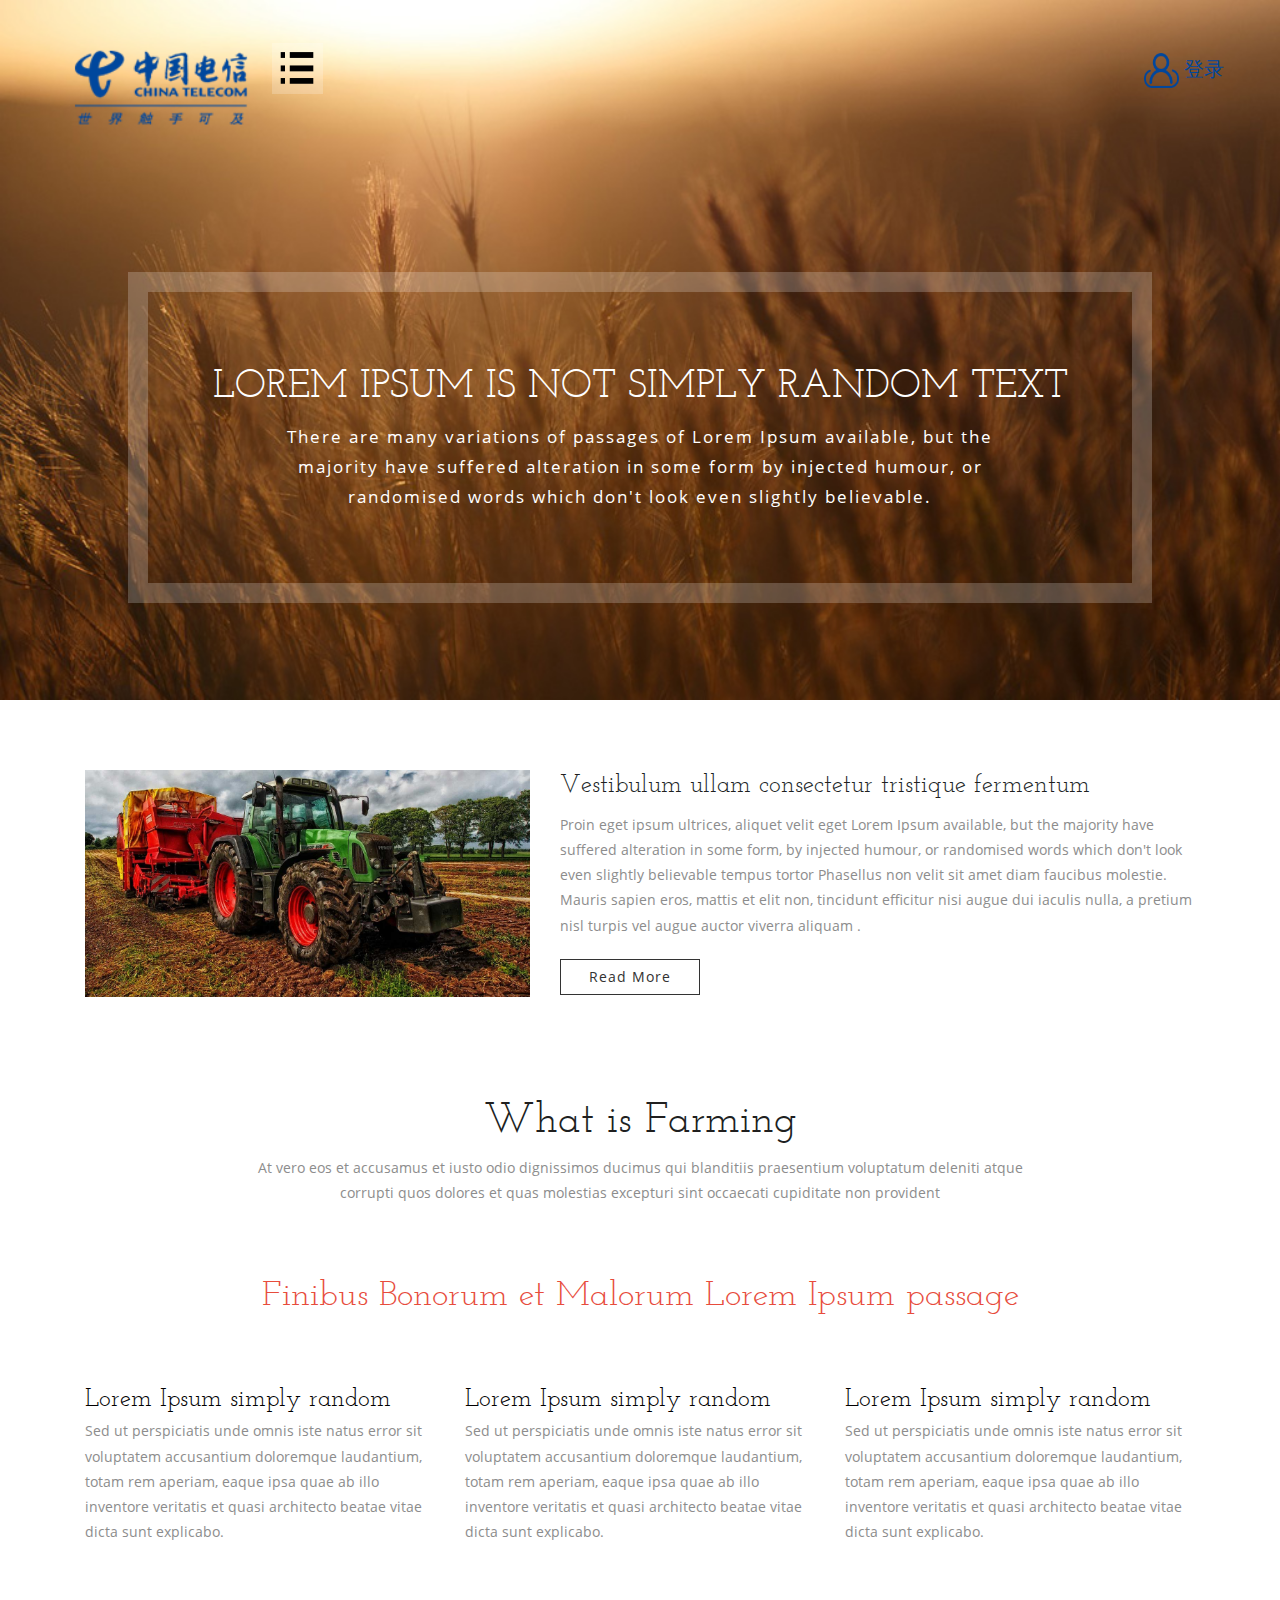
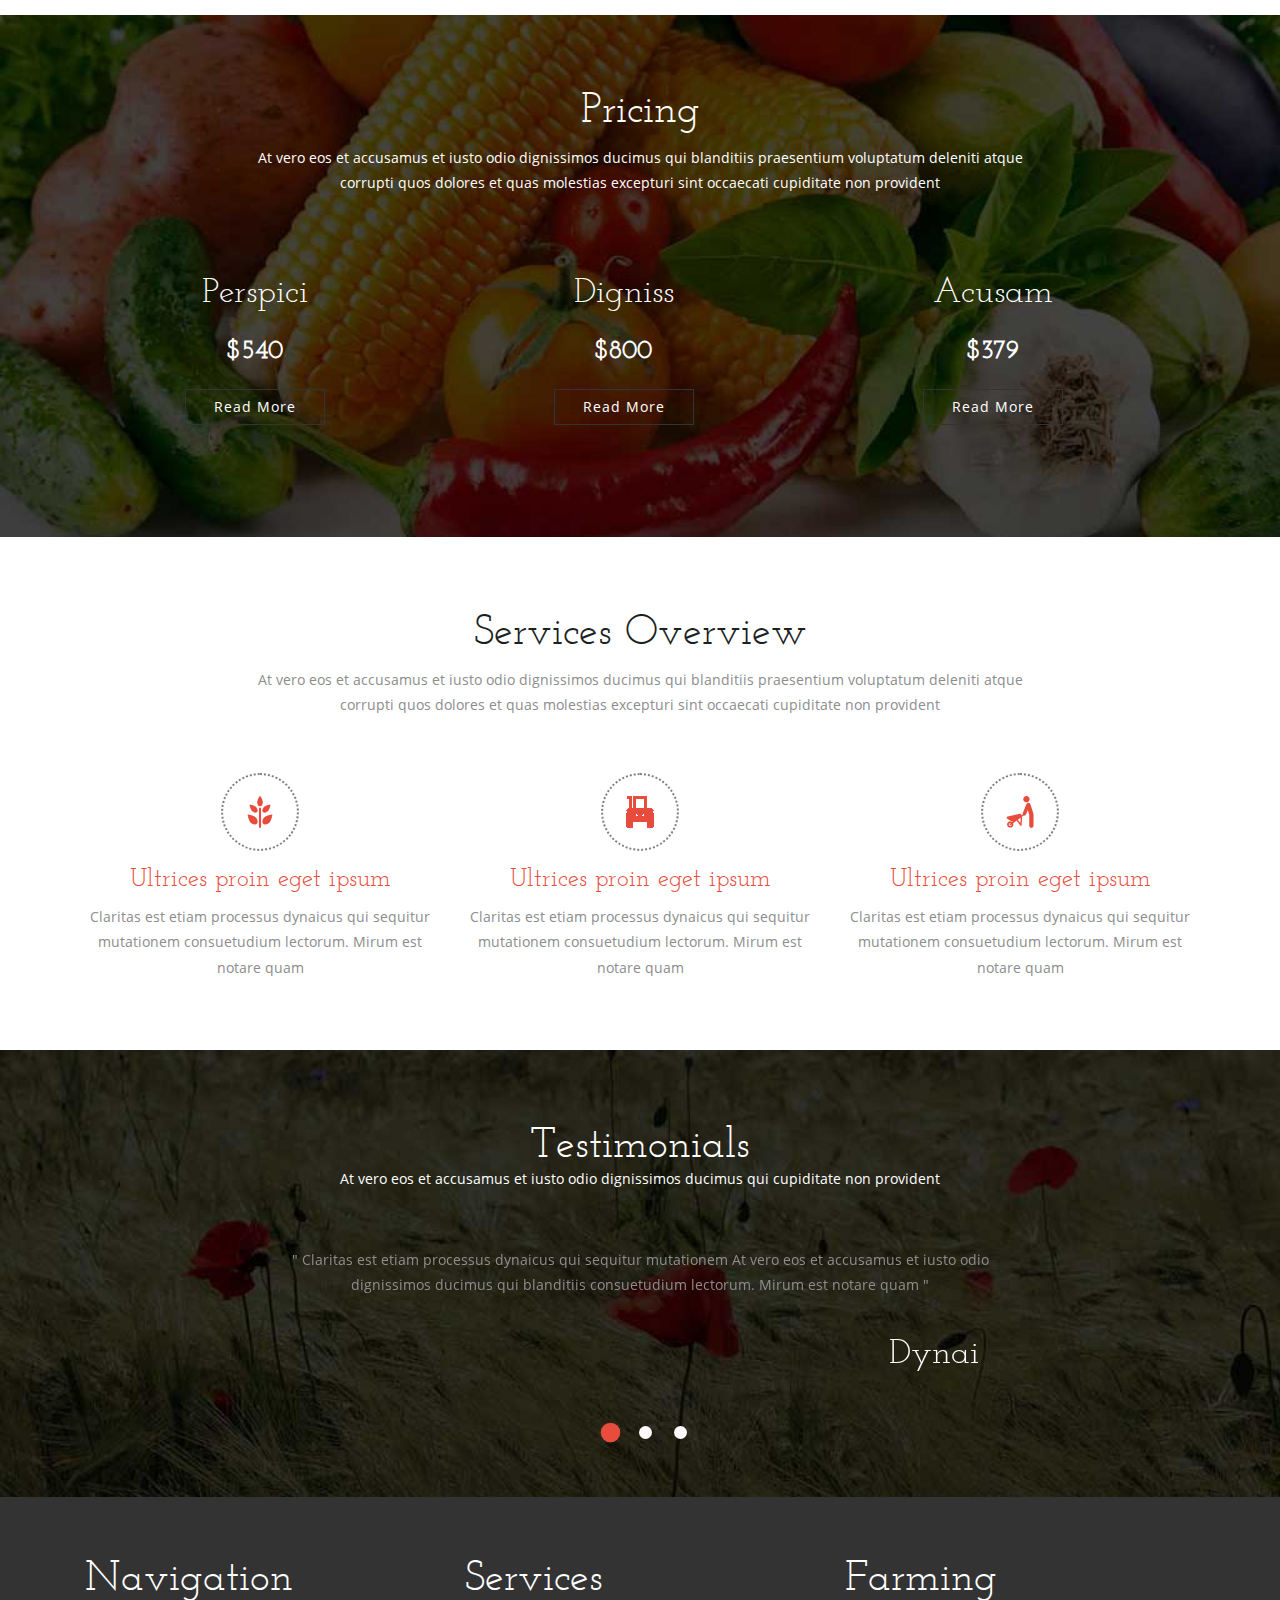
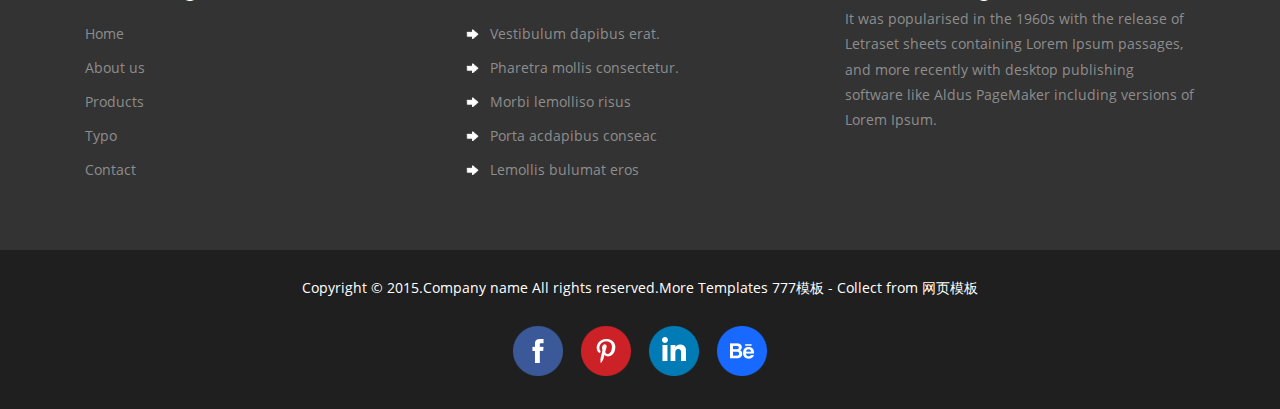
<file: index.html>
<!DOCTYPE html>
<html>
<head>
<title>OSS创新工作室</title>
<link href="css/bootstrap.css" type="text/css" rel="stylesheet" media="all">
<link href="css/style.css" type="text/css" rel="stylesheet" media="all">
<link href="css/component.css" rel="stylesheet" type="text/css"  />
<!-- Custom Theme files -->
<meta name="viewport" content="width=device-width, initial-scale=1">
<meta http-equiv="Content-Type" content="text/html; charset=utf-8" />
<meta name="keywords" content="Farming Responsive web template, Bootstrap Web Templates, Flat Web Templates, Andriod Compatible web template, 
	Smartphone Compatible web template, free webdesigns for Nokia, Samsung, LG, SonyErricsson, Motorola web design" />
<script type="application/x-javascript"> addEventListener("load", function() { setTimeout(hideURLbar, 0); }, false); function hideURLbar(){ window.scrollTo(0,1); } </script>
<!-- //Custom Theme files -->
<!-- js -->
<script src="js/jquery-1.11.1.min.js"></script> 
<script src="js/modernizr.custom.js"></script>
<!-- //js -->
</head>
<body class="cbp-spmenu-push">
	<!--banner-->
	<div class="banner">
		<!--header-->		
		<div class="header">
			<div class="container">	
				<div class="logo">
					<a href="index.html"> <img src="images/logo.png" alt=""/></a>
				</div>
				<a href="login.html">
					<button class="login-btn">
						<img src="images/login.png" alt=""/>
						登录
					</button>
				</a>
				<div class="top-nav">
					<nav class="cbp-spmenu cbp-spmenu-vertical cbp-spmenu-left" id="cbp-spmenu-s2">
						<h3>导航</h3>
						<a href="index.html" class="active">首页</a>
						<a href="about.html">关于我们</a>
						<a href="products.html">产品介绍</a>
						<a href="typo.html">案例分析</a>
						<a href="contact.html">联系我们</a>
					</nav>
					<div class="main buttonset">	
							<!-- Class "cbp-spmenu-open" gets applied to menu and "cbp-spmenu-push-toleft" or "cbp-spmenu-push-toright" to the body -->
							<button id="showRightPush"><img src="images/menu-icon.png" alt=""/></button>
							<!--<span class="menu"></span>-->
					</div>
					<!-- Classie - class helper functions by @desandro https://github.com/desandro/classie -->
					<script src="js/classie.js"></script>
					<script>
						var menuRight = document.getElementById( 'cbp-spmenu-s2' ),
						showRightPush = document.getElementById( 'showRightPush' ),
						body = document.body;

						showRightPush.onclick = function() {
							classie.toggle( this, 'active' );
							classie.toggle( body, 'cbp-spmenu-push-toright' );
							classie.toggle( menuRight, 'cbp-spmenu-open' );
							disableOther( 'showRightPush' );
						};

						function disableOther( button ) {
							if( button !== 'showRightPush' ) {
								classie.toggle( showRightPush, 'disabled' );
							}
						}
					</script>
					<!-- /script-for-menu -->
				</div>	
			</div>
		</div>
		<!--//header-->
		<div class="banner-text">	
			<h1>LOREM IPSUM IS NOT SIMPLY RANDOM TEXT</h1>
			<p>There are many variations of passages of Lorem Ipsum available, but the majority have suffered alteration in some form by injected humour, or randomised words which don't look even slightly believable.</p>
		</div>
	</div>
    <div class="copyrights">Collect from <a href="http://www.777moban.com/" >企业网站模板</a></div>
	<!--//banner-->
	<div class="hm-about">
		<div class="container">	
			<div class="col-md-5 hm-about-left">
				<img src="images/img1.jpg" alt="">
			</div>
			<div class="col-md-7 hm-about-left">
				<h5>Vestibulum ullam consectetur tristique fermentum</h5>
				<p>Proin eget ipsum ultrices, aliquet velit eget  Lorem Ipsum available, but the majority have suffered alteration in some form, by injected humour, or randomised words which don't look even slightly believable							
				tempus tortor Phasellus non velit sit amet diam faucibus molestie. Mauris sapien eros, mattis et elit non, tincidunt efficitur nisi augue dui iaculis nulla, a pretium nisl turpis vel augue auctor viverra aliquam .</p>
				<a class="btn btn-1 btn-1d" href="#"> Read More </a>
			</div>				
			<div class="clearfix"> </div>
		</div>
	</div>
	<!--banner-bottom-->
	<div class="banner-bottom">
		<div class="container">	
			<h3 class="title">What is Farming</h3>
			<p class="title">At vero eos et accusamus et iusto odio dignissimos ducimus qui blanditiis praesentium voluptatum deleniti atque corrupti quos dolores et quas molestias excepturi sint occaecati cupiditate non provident</p>
			<h4>Finibus Bonorum et Malorum Lorem Ipsum passage</h4>
			<div class="bottom-grids">
				<div class="col-md-4 bttm-grids-info">
					<h5> Lorem Ipsum simply random</h5>
					<p>Sed ut perspiciatis unde omnis iste natus error sit voluptatem accusantium doloremque laudantium, totam rem aperiam, eaque ipsa quae ab illo inventore veritatis et quasi architecto beatae vitae dicta sunt explicabo.</p>
				</div>
				<div class="col-md-4 bttm-grids-info">
					<h5> Lorem Ipsum simply random</h5>
					<p>Sed ut perspiciatis unde omnis iste natus error sit voluptatem accusantium doloremque laudantium, totam rem aperiam, eaque ipsa quae ab illo inventore veritatis et quasi architecto beatae vitae dicta sunt explicabo.</p>
				</div>
				<div class="col-md-4 bttm-grids-info">
					<h5> Lorem Ipsum simply random</h5>
					<p>Sed ut perspiciatis unde omnis iste natus error sit voluptatem accusantium doloremque laudantium, totam rem aperiam, eaque ipsa quae ab illo inventore veritatis et quasi architecto beatae vitae dicta sunt explicabo.</p>
				</div>
				<div class="clearfix"> </div>
			</div>
		</div>
	</div>
	<!--//banner-bottom-->
	<!--slid-->
	<div class="slid">
		<div class="container">	
			<h3 class="title">Pricing</h3>
			<p class="title">At vero eos et accusamus et iusto odio dignissimos ducimus qui blanditiis praesentium voluptatum deleniti atque corrupti quos dolores et quas molestias excepturi sint occaecati cupiditate non provident</p>			
			<div class="slid-row">
				<div class="col-md-4 slid-grids">
					<h4>Perspici</h4>
					<h5>$540</h5>
					<a class="btn btn-1 btn-1d" href="#"> Read More </a>
				</div>
				<div class="col-md-4 slid-grids">
					<h4>Digniss</h4>
					<h5>$800</h5>
					<a class="btn btn-1 btn-1d" href="#"> Read More </a>
				</div>
				<div class="col-md-4 slid-grids">
					<h4>Acusam</h4>
					<h5>$379</h5>
					<a class="btn btn-1 btn-1d" href="#"> Read More </a>
				</div>
				<div class="clearfix"> </div>
			</div>
		</div>
	</div>
	<!--//slid-->
	<!--services-->
	<div class="services" id="services">
		<div class="container">
			<h3 class="title">Services Overview</h3>
			<p class="title">At vero eos et accusamus et iusto odio dignissimos ducimus qui blanditiis praesentium voluptatum deleniti atque corrupti quos dolores et quas molestias excepturi sint occaecati cupiditate non provident</p>			
			<div class="service-grids">
				<div class="col-md-4 srvc-grids-info">
					<div class="srvc-img">
						<img src="images/icon2.png" alt="">
					</div>
					<h5>Ultrices proin eget ipsum</h5>
					<p>Claritas est etiam processus dynaicus qui sequitur mutationem consuetudium lectorum. Mirum est notare quam </p>
				</div>
				<div class="col-md-4 srvc-grids-info">
					<div class="srvc-img">
						<img src="images/icon3.png" alt="">
					</div>
					<h5>Ultrices proin eget ipsum</h5>
					<p>Claritas est etiam processus dynaicus qui sequitur mutationem consuetudium lectorum. Mirum est notare quam </p>
				</div>
				<div class="col-md-4 srvc-grids-info">
					<div class="srvc-img">
						<img src="images/icon4.png" alt="">
					</div>
					<h5>Ultrices proin eget ipsum</h5>
					<p>Claritas est etiam processus dynaicus qui sequitur mutationem consuetudium lectorum. Mirum est notare quam </p>
				</div>
				<div class="clearfix"> </div>				
			</div>
		</div>
	</div>
	<!--//services-->
	<!--slid-->
	<div class="testi">
		<div class="container">
			<h3 class="title">Testimonials</h3>
			<p class="title">At vero eos et accusamus et iusto odio dignissimos ducimus qui cupiditate non provident</p>			
			<!-- banner-text Slider starts Here -->
			<script src="js/responsiveslides.min.js"></script>
			<script>
				// You can also use "$(window).load(function() {"
					$(function () {
					// Slideshow 3
						$("#slider3").responsiveSlides({
						auto: true,
						pager:true,
						nav:false,
						speed: 500,
						namespace: "callbacks",
						before: function () {
						$('.events').append("<li>before event fired.</li>");
						},
						after: function () {
							$('.events').append("<li>after event fired.</li>");
						}
					});	
				});
			</script>
			<!--//End-slider-script -->
			<div  id="top" class="callbacks_container">
				<ul class="rslides" id="slider3">
					<li>					
						<p>" Claritas est etiam processus dynaicus qui sequitur mutationem At vero eos et accusamus et iusto odio dignissimos ducimus qui blanditiis consuetudium lectorum. Mirum est notare quam "</p>
						<h4>Dynai </h4>
					</li>
					<li>					
						<p>" At vero eos et accusamus et iusto odio dignissimos ducimus qui blanditiislaritas est etiam processus dynaicus qui sequitur mutationem consuetudium lectorum. Mirum est notare quam "</p>
						<h4>Sequit </h4>
					</li>
					<li>					
						<p>" Vlaritas est etiam processus dynaicus qui At vero eos et accusamus et iusto odio dignissimos ducimus qui blanditiis sequitur mutationem consuetudium lectorum. Mirum est notare quam "</p>
						<h4>Etiamy </h4>
					</li>
				</ul>
			</div>
		</div>
	</div>
	<!--//slid-->
	<!--footer-->
	<div class="footer">
		<div class="container">
			<div class="footer-row">
				<div class="col-md-4 footer-grids">
					<h3>Navigation</h3>					
					<ul>
						<li><a href="index.html">Home</a></li>
						<li><a href="about.html">About us</a></li>
						<li><a href="products.html">Products</a></li>
						<li><a href="typo.html">Typo</a></li>
						<li><a href="contact.html">Contact</a></li>
					</ul>
				</div>
				<div class="col-md-4 footer-grids">
					<h3>Services</h3>
					<ul>
						<li><a href="#">Vestibulum dapibus erat.</a></li>
						<li><a href="#">Pharetra mollis consectetur.</a></li>
						<li><a href="#">Morbi lemolliso risus</a></li>
						<li><a href="#">Porta acdapibus conseac</a></li>
						<li><a href="#">Lemollis bulumat eros</a></li>
					</ul>
				</div>
				<div class="col-md-4 footer-grids">
					<h2><a href="index.html">Farming</a></h2>
					<p>It was popularised in the 1960s with the release of Letraset sheets containing Lorem Ipsum passages, and more recently with desktop publishing software like Aldus PageMaker including versions of Lorem Ipsum. <p>
				</div>
				<div class="clearfix"> </div>
			</div>
		</div>
	</div>
	<div class="footer-bottom">
		<div class="container">
			<div class="footer-left">
				<p>Copyright &copy; 2015.Company name All rights reserved.More Templates <a href="http://www.777moban.com/" target="_blank" title="777模板">777模板</a> - Collect from <a href="http://www.777moban.com/" title="网页模板" target="_blank">网页模板</a></p>		
			</div>
			<div class="footer-right">
				<ul class="icons">
					<li><a href="#" data-toggle="tooltip" data-placement="top" title="Facebook"> </a></li>
					<li><a class="twt" href="#" data-toggle="tooltip" data-placement="top" title="Pinterest"> </a></li>
					<li><a class="drbl" href="#" data-toggle="tooltip" data-placement="top" title="Linkedin"> </a></li>
					<li><a class="be" href="#" data-toggle="tooltip" data-placement="top" title="Behance"> </a></li>
				</ul>
			</div>
			<script>$(function () {
			  $('[data-toggle="tooltip"]').tooltip()
			})</script>
		</div>
	</div>
	<!--//footer-->
	<!-- Bootstrap core JavaScript
    ================================================== -->
    <!-- Placed at the end of the document so the pages load faster -->
    <script src="js/bootstrap.js"> </script>
</body>
</html>
</file>
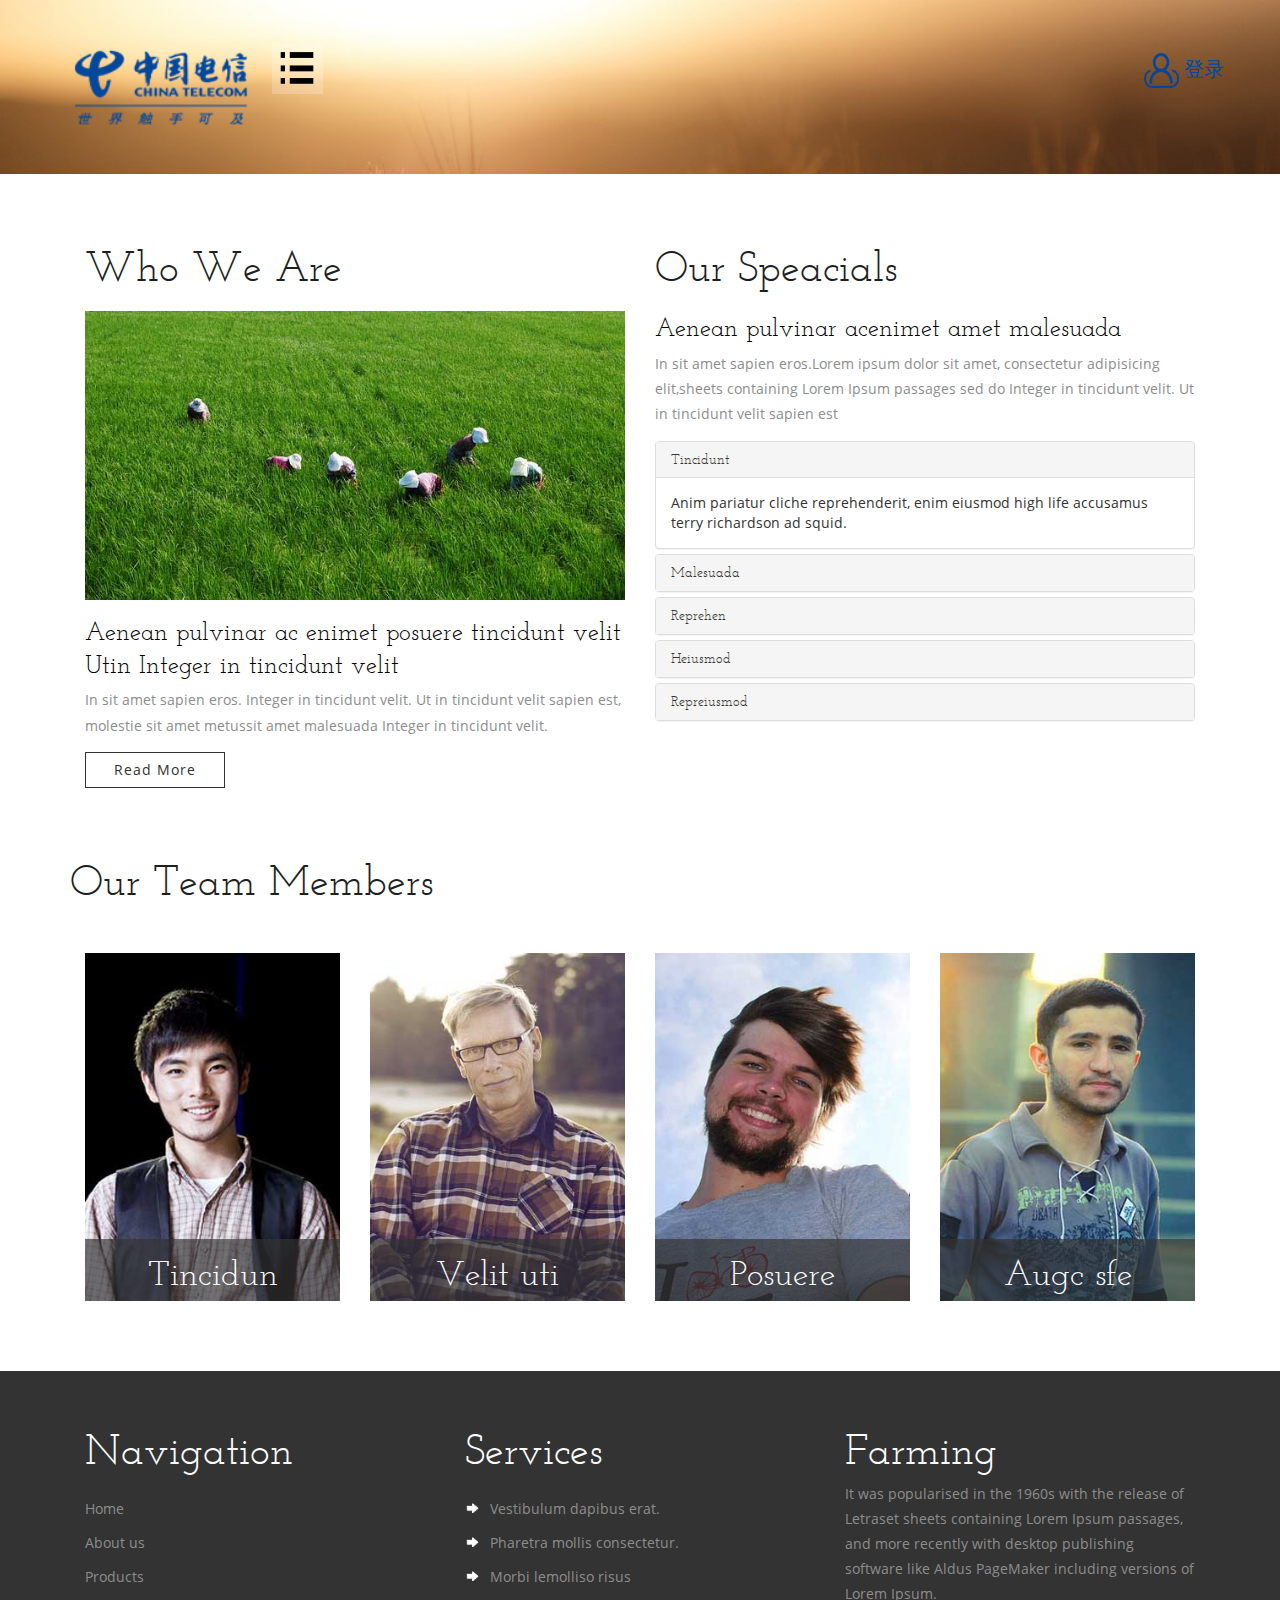
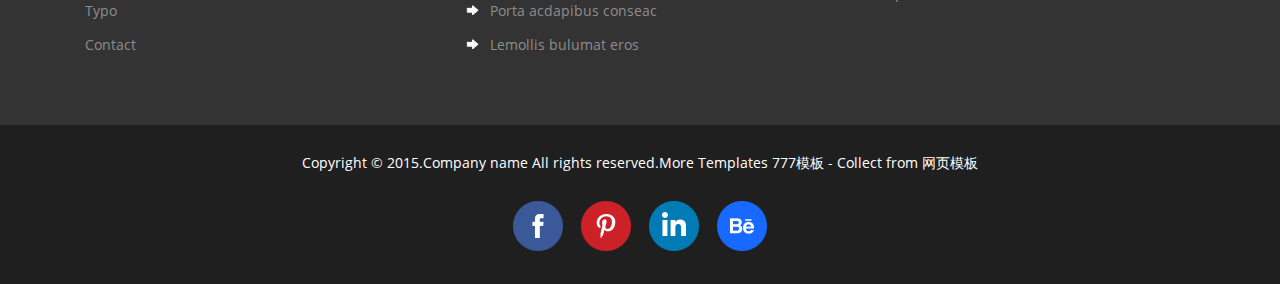
<file: about.html>
<!DOCTYPE html>
<html>
<head>
<title>关于我们</title>
<link href="css/bootstrap.css" type="text/css" rel="stylesheet" media="all">
<link href="css/style.css" type="text/css" rel="stylesheet" media="all">
<link href="css/component.css" rel="stylesheet" type="text/css"  />
<!-- Custom Theme files -->
<meta name="viewport" content="width=device-width, initial-scale=1">
<meta http-equiv="Content-Type" content="text/html; charset=utf-8" />
<meta name="keywords" content="Farming Responsive web template, Bootstrap Web Templates, Flat Web Templates, Andriod Compatible web template, 
	Smartphone Compatible web template, free webdesigns for Nokia, Samsung, LG, SonyErricsson, Motorola web design" />
<script type="application/x-javascript"> addEventListener("load", function() { setTimeout(hideURLbar, 0); }, false); function hideURLbar(){ window.scrollTo(0,1); } </script>
<!-- //Custom Theme files -->
<!-- js -->
<script src="js/jquery-1.11.1.min.js"></script> 
<script src="js/modernizr.custom.js"></script>
<!-- //js -->
</head>
<body class="cbp-spmenu-push">
	<!--banner-->
	<div class="banner abt-bnr">
		<!--header-->		
		<div class="header">
			<div class="container">	
				<div class="logo">
					<a href="index.html"> <img src="images/logo.png" alt=""/></a>
				</div>
				<a href="login.html">
					<button class="login-btn">
						<img src="images/login.png" alt=""/>
						登录
					</button>
				</a>
				<!-- menu -->
				<div class="top-nav">
					<nav class="cbp-spmenu cbp-spmenu-vertical cbp-spmenu-left" id="cbp-spmenu-s2">
						<h3>导航</h3>
						<a href="index.html">首页</a>
						<a href="about.html" class="active">关于我们</a>
						<a href="products.html">产品介绍</a>
						<a href="typo.html">案例分析</a>
						<a href="contact.html">联系我们</a>
					</nav>
					<div class="main buttonset">	
							<!-- Class "cbp-spmenu-open" gets applied to menu and "cbp-spmenu-push-toleft" or "cbp-spmenu-push-toright" to the body -->
							<button id="showRightPush"><img src="images/menu-icon.png" alt=""/></button>
							<!--<span class="menu"></span>-->
					</div>
					<!-- Classie - class helper functions by @desandro https://github.com/desandro/classie -->
					<script src="js/classie.js"></script>
					<script>
						var menuRight = document.getElementById( 'cbp-spmenu-s2' ),
						showRightPush = document.getElementById( 'showRightPush' ),
						body = document.body;

						showRightPush.onclick = function() {
							classie.toggle( this, 'active' );
							classie.toggle( body, 'cbp-spmenu-push-toright' );
							classie.toggle( menuRight, 'cbp-spmenu-open' );
							disableOther( 'showRightPush' );
						};

						function disableOther( button ) {
							if( button !== 'showRightPush' ) {
								classie.toggle( showRightPush, 'disabled' );
							}
						}
					</script>
					<!-- /script-for-menu -->
				</div>	
				<!-- //menu -->
			</div>
		</div>
		<!--//header-->
	</div>
	<!--//banner-->
	<!--about-->
	<div class="about">
		<div class="container">			
			<div class="about-info">
				<div class="col-md-6 about-grids">	
					<h3>Who We Are </h3>
					<img src="images/img2.jpg" alt=""/>
					<h5>Aenean pulvinar ac enimet posuere tincidunt velit Utin Integer in tincidunt velit</h5>
					<p>In sit amet sapien eros. Integer in tincidunt velit. Ut in tincidunt velit sapien est, 
						molestie sit amet metussit amet malesuada Integer in tincidunt velit.</p>
					<a href="single.html" class="btn btn-1 btn-1d"> Read More </a>
				</div>				
				<div class="col-md-6 about-grids">
					<h3>Our Speacials</h3>
					<h5>Aenean pulvinar acenimet amet malesuada</h5>
					<p>In sit amet sapien eros.Lorem ipsum dolor sit amet, consectetur adipisicing elit,sheets containing Lorem Ipsum passages sed do  Integer in tincidunt velit. Ut in tincidunt velit sapien est </p>
					<div class="panel-group" id="accordion" role="tablist" aria-multiselectable="true">
						<div class="panel panel-default">
							<div class="panel-heading" role="tab" id="headingOne">
								<h4 class="panel-title">
									<a role="button" data-toggle="collapse" data-parent="#accordion" href="#collapseOne" aria-expanded="true" aria-controls="collapseOne" class="">
										Tincidunt
									</a>
								</h4>
							</div>
							<div id="collapseOne" class="panel-collapse collapse in" role="tabpanel" aria-labelledby="headingOne" aria-expanded="true">
								<div class="panel-body">
									Anim pariatur cliche reprehenderit, enim eiusmod high life accusamus terry richardson ad squid.
								</div>
							</div>
						</div>
						<div class="panel panel-default">
							<div class="panel-heading" role="tab" id="headingTwo">
								<h4 class="panel-title">
									<a class="collapsed" role="button" data-toggle="collapse" data-parent="#accordion" href="#collapseTwo" aria-expanded="false" aria-controls="collapseTwo">
										Malesuada
									</a>
								</h4>
							</div>
							<div id="collapseTwo" class="panel-collapse collapse" role="tabpanel" aria-labelledby="headingTwo" aria-expanded="false">
								<div class="panel-body">
									Anim pariatur cliche reprehenderit, enim eiusmod high life accusamus terry richardson ad squid.
								</div>
							</div>
						</div>
						<div class="panel panel-default">
							<div class="panel-heading" role="tab" id="headingThree">
								<h4 class="panel-title">
									<a class="collapsed" role="button" data-toggle="collapse" data-parent="#accordion" href="#collapseThree" aria-expanded="false" aria-controls="collapseThree">
									Reprehen
									</a>
								</h4>
							</div>
							<div id="collapseThree" class="panel-collapse collapse" role="tabpanel" aria-labelledby="headingThree" aria-expanded="false">
								<div class="panel-body">
									Anim pariatur cliche reprehenderit, enim eiusmod high life accusamus terry richardson ad squid.
								</div>
							</div>
						</div>
						<div class="panel panel-default">
							<div class="panel-heading" role="tab" id="headingFour">
								<h4 class="panel-title">
									<a class="collapsed" role="button" data-toggle="collapse" data-parent="#accordion" href="#collapseFour" aria-expanded="false" aria-controls="collapseFour">
									Heiusmod
									</a>
								</h4>
							</div>
							<div id="collapseFour" class="panel-collapse collapse" role="tabpanel" aria-labelledby="headingFour" aria-expanded="false">
								<div class="panel-body">
									Anim pariatur cliche reprehenderit, enim eiusmod high life accusamus terry richardson ad squid.
								</div>
							</div>
						</div>
						<div class="panel panel-default">
							<div class="panel-heading" role="tab" id="headingFive">
								<h4 class="panel-title">
									<a class="collapsed" role="button" data-toggle="collapse" data-parent="#accordion" href="#collapseFive" aria-expanded="false" aria-controls="collapseFive">
									Repreiusmod
									</a>
								</h4>
							</div>
							<div id="collapseFive" class="panel-collapse collapse" role="tabpanel" aria-labelledby="headingFive" aria-expanded="false">
								<div class="panel-body">
									Anim pariatur cliche reprehenderit, enim eiusmod high life accusamus terry richardson ad squid.
								</div>
							</div>
						</div>
					</div>
				</div>
				<div class="clearfix"> </div>
			</div>
			<!--team-->
			<div class="team">
				<h3>Our Team Members</h3>
				<div class="team-info">
					<div class="col-md-3 team-grids">
						<a href="#">
							<img class="img-responsive" src="images/img3.jpg" alt="">
							<div class="captn">
								<h4>Tincidun</h4>
								<p>Aenean pulvinar ac enimet posuere tincidunt velit Utin tincidunt</p>
							</div>
						</a>
					</div>					
					<div class="col-md-3 team-grids">
						<a href="#">
							<img class="img-responsive" src="images/img4.jpg" alt="">
							<div class="captn">
								<h4>Velit uti</h4>
								<p>Aenean pulvinar ac enimet posuere tincidunt velit Utin tincidunt</p>
							</div>
						</a>
					</div>
					<div class="col-md-3 team-grids">
						<a href="#">
							<img class="img-responsive" src="images/img5.jpg" alt="">
							<div class="captn">
								<h4>Posuere</h4>
								<p>Aenean pulvinar ac enimet posuere tincidunt velit Utin tincidunt</p>
							</div>
						</a>
					</div>
					<div class="col-md-3 team-grids">
						<a href="#">
							<img class="img-responsive" src="images/img6.jpg" alt="">
							<div class="captn">
								<h4>Augc sfe</h4>
								<p>Aenean pulvinar ac enimet posuere tincidunt velit Utin tincidunt</p>
							</div>
						</a>
					</div>
					<div class="clearfix"> </div>
				</div>
			</div>
			<!--//team-->
		</div>
	</div>
	<!--about-->
	<!--footer-->
	<div class="footer">
		<div class="container">
			<div class="footer-row">
				<div class="col-md-4 footer-grids">
					<h3>Navigation</h3>					
					<ul>
						<li><a href="index.html">Home</a></li>
						<li><a href="about.html">About us</a></li>
						<li><a href="products.html">Products</a></li>
						<li><a href="typo.html">Typo</a></li>
						<li><a href="contact.html">Contact</a></li>
					</ul>
				</div>
				<div class="col-md-4 footer-grids">
					<h3>Services</h3>
					<ul>
						<li><a href="#">Vestibulum dapibus erat.</a></li>
						<li><a href="#">Pharetra mollis consectetur.</a></li>
						<li><a href="#">Morbi lemolliso risus</a></li>
						<li><a href="#">Porta acdapibus conseac</a></li>
						<li><a href="#">Lemollis bulumat eros</a></li>
					</ul>
				</div>
				<div class="col-md-4 footer-grids">
					<h2><a href="index.html">Farming</a></h2>
					<p>It was popularised in the 1960s with the release of Letraset sheets containing Lorem Ipsum passages, and more recently with desktop publishing software like Aldus PageMaker including versions of Lorem Ipsum. <p>
				</div>
				<div class="clearfix"> </div>
			</div>
		</div>
	</div>
	<div class="footer-bottom">
		<div class="container">
			<div class="footer-left">
				<p>Copyright &copy; 2015.Company name All rights reserved.More Templates <a href="http://www.777moban.com/" target="_blank" title="777模板">777模板</a> - Collect from <a href="http://www.777moban.com/" title="网页模板" target="_blank">网页模板</a></p>		
			</div>
			<div class="footer-right">
				<ul class="icons">
					<li><a href="#" data-toggle="tooltip" data-placement="top" title="Facebook"> </a></li>
					<li><a class="twt" href="#" data-toggle="tooltip" data-placement="top" title="Pinterest"> </a></li>
					<li><a class="drbl" href="#" data-toggle="tooltip" data-placement="top" title="Linkedin"> </a></li>
					<li><a class="be" href="#" data-toggle="tooltip" data-placement="top" title="Behance"> </a></li>
				</ul>
			</div>
			<script>$(function () {
			  $('[data-toggle="tooltip"]').tooltip()
			})</script>
		</div>
	</div>
	<!--//footer-->
	<!-- Bootstrap core JavaScript
    ================================================== -->
    <!-- Placed at the end of the document so the pages load faster -->
    <script src="js/bootstrap.js"> </script>
</body>
</html>
</file>
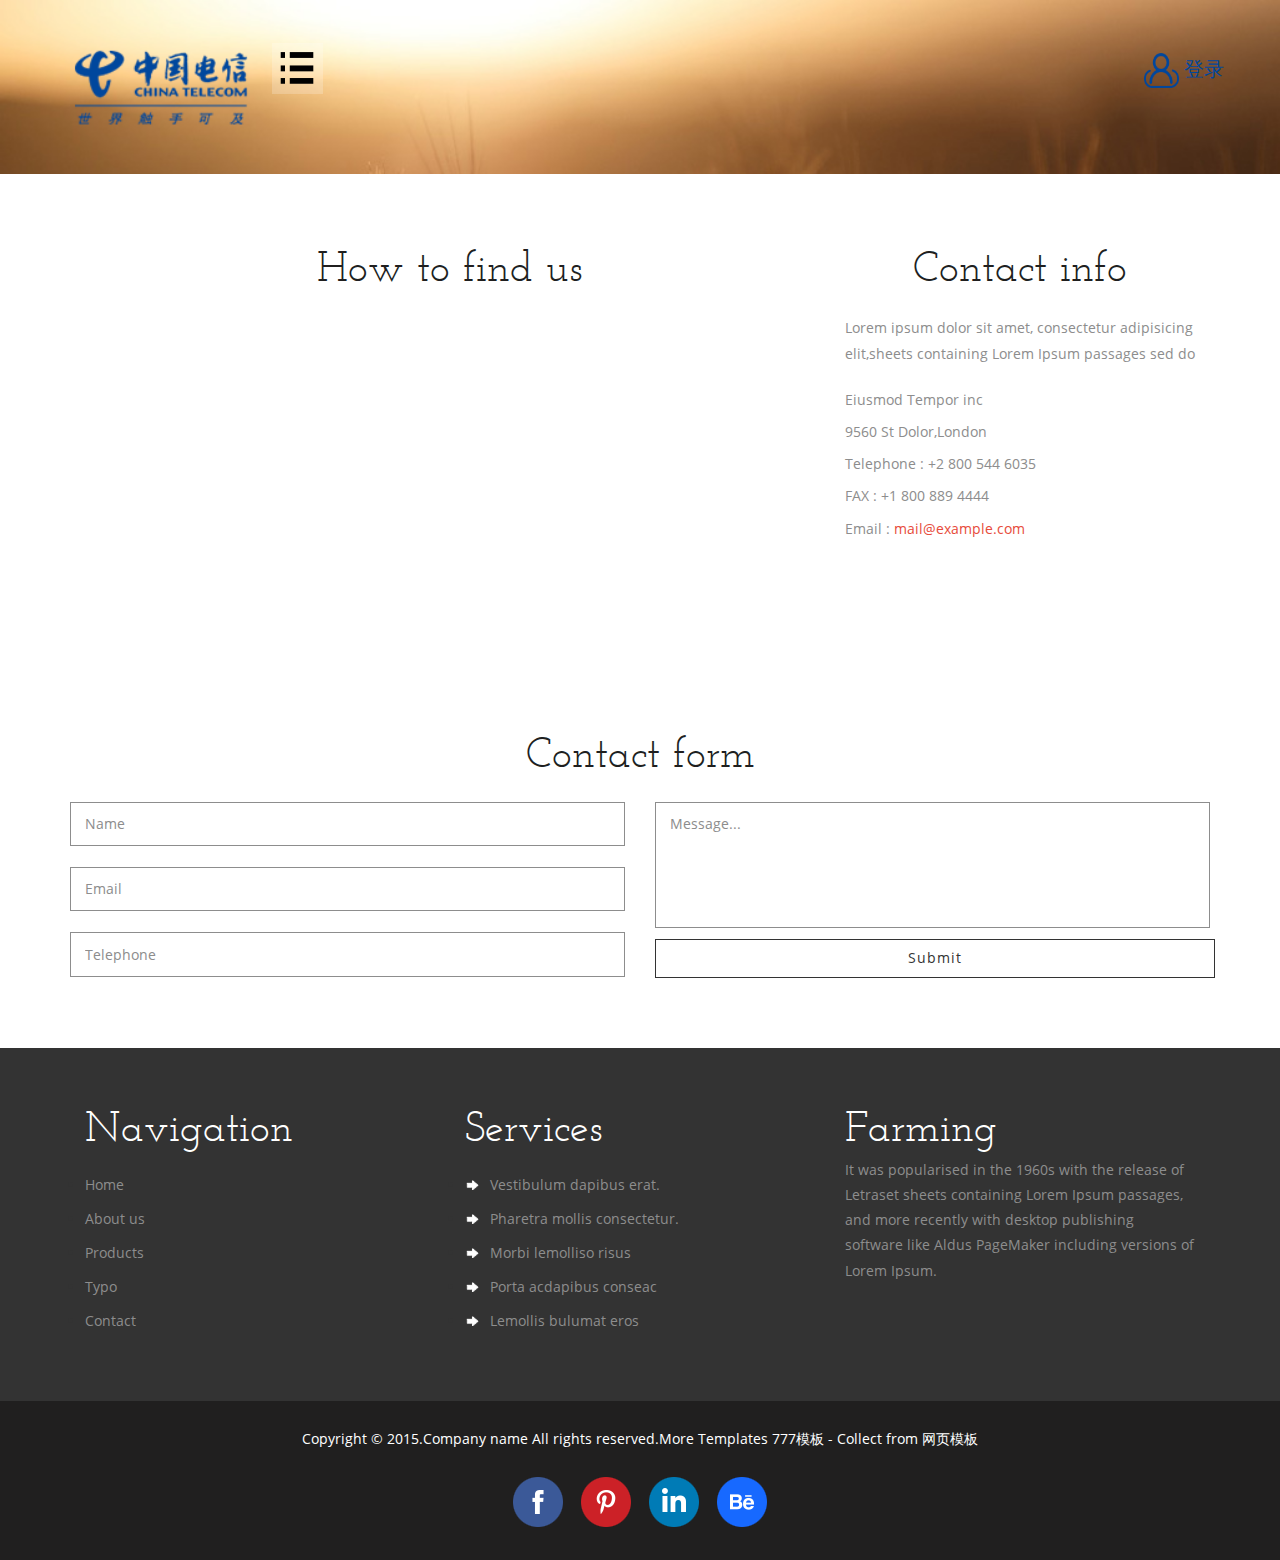
<file: contact.html>
<!DOCTYPE html>
<html>
<head>
<title>联系我们</title>
<link href="css/bootstrap.css" type="text/css" rel="stylesheet" media="all">
<link href="css/style.css" type="text/css" rel="stylesheet" media="all">
<link href="css/component.css" rel="stylesheet" type="text/css"  />
<!-- Custom Theme files -->
<meta name="viewport" content="width=device-width, initial-scale=1">
<meta http-equiv="Content-Type" content="text/html; charset=utf-8" />
<meta name="keywords" content="Farming Responsive web template, Bootstrap Web Templates, Flat Web Templates, Andriod Compatible web template, 
	Smartphone Compatible web template, free webdesigns for Nokia, Samsung, LG, SonyErricsson, Motorola web design" />
<script type="application/x-javascript"> addEventListener("load", function() { setTimeout(hideURLbar, 0); }, false); function hideURLbar(){ window.scrollTo(0,1); } </script>
<!-- //Custom Theme files -->
<!-- js -->
<script src="js/jquery-1.11.1.min.js"></script> 
<script src="js/modernizr.custom.js"></script>
<!-- //js -->
</head>
<body class="cbp-spmenu-push">
	<!--banner-->
	<div class="banner abt-bnr">
		<!--header-->		
		<div class="header">
			<div class="container">	
				<div class="logo">
					<a href="index.html"> <img src="images/logo.png" alt=""/></a>
				</div>
				<a href="login.html">
					<button class="login-btn">
						<img src="images/login.png" alt=""/>
						登录
					</button>
				</a>
				<!-- menu -->
				<div class="top-nav">
					<nav class="cbp-spmenu cbp-spmenu-vertical cbp-spmenu-left" id="cbp-spmenu-s2">
						<h3>导航</h3>
						<a href="index.html">首页</a>
						<a href="about.html">关于我们</a>
						<a href="products.html">产品介绍</a>
						<a href="typo.html">案例分析</a>
						<a href="contact.html"  class="active">联系我们</a>
					</nav>
					<div class="main buttonset">	
							<!-- Class "cbp-spmenu-open" gets applied to menu and "cbp-spmenu-push-toleft" or "cbp-spmenu-push-toright" to the body -->
							<button id="showRightPush"><img src="images/menu-icon.png" alt=""/></button>
							<!--<span class="menu"></span>-->
					</div>
					<!-- Classie - class helper functions by @desandro https://github.com/desandro/classie -->
					<script src="js/classie.js"></script>
					<script>
						var menuRight = document.getElementById( 'cbp-spmenu-s2' ),
						showRightPush = document.getElementById( 'showRightPush' ),
						body = document.body;

						showRightPush.onclick = function() {
							classie.toggle( this, 'active' );
							classie.toggle( body, 'cbp-spmenu-push-toright' );
							classie.toggle( menuRight, 'cbp-spmenu-open' );
							disableOther( 'showRightPush' );
						};

						function disableOther( button ) {
							if( button !== 'showRightPush' ) {
								classie.toggle( showRightPush, 'disabled' );
							}
						}
					</script>
					<!-- /script-for-menu -->
				</div>	
				<!-- //menu -->
			</div>
		</div>
		<!--//header-->
	</div>
	<!--//banner-->
	<!--contact-->
	<div class="contact">
		<div class="container">				
			<div class="contact-grids">
				<div class="col-md-8 map">
					<h3>How to find us</h3>
					<iframe src="https://www.google.com/maps/embed?pb=!1m18!1m12!1m3!1d158858.182370726!2d-0.10159865000000001!3d51.52864165!2m3!1f0!2f0!3f0!3m2!1i1024!2i768!4f13.1!3m3!1m2!1s0x47d8a00baf21de75%3A0x52963a5addd52a99!2sLondon%2C+UK!5e0!3m2!1sen!2sin!4v1433744055746" frameborder="0" style="border:0"></iframe>
				</div>
				<div class="col-md-4 address">
					<h3>Contact info</h3>
					<p class="cnt-p">Lorem ipsum dolor sit amet, consectetur adipisicing elit,sheets containing Lorem Ipsum passages sed do </p>
					<p>Eiusmod Tempor inc</p>
					<p>9560 St Dolor,London</p>
					<p>Telephone : +2 800 544 6035</p>
					<p>FAX : +1 800 889 4444</p>
					<p>Email : <a href="mailto:example@mail.com">mail@example.com</a></p>
				</div>									
				<div class="clearfix"> </div>	
			</div>
			<div class=" contact-form">
				<h3>Contact form</h3>
				<form>
					<div class="col-md-6 form-grids">
						<input type="text" value="Name" onfocus="this.value = '';" onblur="if (this.value == '') {this.value = 'Name';}" required="">
						<input type="email" value="Email" onfocus="this.value = '';" onblur="if (this.value == '') {this.value = 'Email';}" required="">
						<input type="text" value="Telephone" onfocus="this.value = '';" onblur="if (this.value == '') {this.value = 'Telephone';}" required="">
					</div>
					<div class="col-md-6 form-grids">
						<textarea type="text"  onfocus="this.value = '';" onblur="if (this.value == '') {this.value = 'Message...';}" required="">Message...</textarea>	
						<button class="btn btn-1 btn-1d"> Submit </button>
					</div>
					<div class="clearfix"> </div>					
				</form>
			</div>
		</div>		
	</div>
	<!--//contact-->
	<!--footer-->
	<div class="footer">
		<div class="container">
			<div class="footer-row">
				<div class="col-md-4 footer-grids">
					<h3>Navigation</h3>					
					<ul>
						<li><a href="index.html">Home</a></li>
						<li><a href="about.html">About us</a></li>
						<li><a href="products.html">Products</a></li>
						<li><a href="typo.html">Typo</a></li>
						<li><a href="contact.html">Contact</a></li>
					</ul>
				</div>
				<div class="col-md-4 footer-grids">
					<h3>Services</h3>
					<ul>
						<li><a href="#">Vestibulum dapibus erat.</a></li>
						<li><a href="#">Pharetra mollis consectetur.</a></li>
						<li><a href="#">Morbi lemolliso risus</a></li>
						<li><a href="#">Porta acdapibus conseac</a></li>
						<li><a href="#">Lemollis bulumat eros</a></li>
					</ul>
				</div>
				<div class="col-md-4 footer-grids">
					<h2><a href="index.html">Farming</a></h2>
					<p>It was popularised in the 1960s with the release of Letraset sheets containing Lorem Ipsum passages, and more recently with desktop publishing software like Aldus PageMaker including versions of Lorem Ipsum. <p>
				</div>
				<div class="clearfix"> </div>
			</div>
		</div>
	</div>
	<div class="footer-bottom">
		<div class="container">
			<div class="footer-left">
				<p>Copyright &copy; 2015.Company name All rights reserved.More Templates <a href="http://www.777moban.com/" target="_blank" title="777模板">777模板</a> - Collect from <a href="http://www.777moban.com/" title="网页模板" target="_blank">网页模板</a></p>		
			</div>
			<div class="footer-right">
				<ul class="icons">
					<li><a href="#" data-toggle="tooltip" data-placement="top" title="Facebook"> </a></li>
					<li><a class="twt" href="#" data-toggle="tooltip" data-placement="top" title="Pinterest"> </a></li>
					<li><a class="drbl" href="#" data-toggle="tooltip" data-placement="top" title="Linkedin"> </a></li>
					<li><a class="be" href="#" data-toggle="tooltip" data-placement="top" title="Behance"> </a></li>
				</ul>
			</div>
			<script>$(function () {
			  $('[data-toggle="tooltip"]').tooltip()
			})</script>
		</div>
	</div>
	<!--//footer-->
	<!-- Bootstrap core JavaScript
    ================================================== -->
    <!-- Placed at the end of the document so the pages load faster -->
    <script src="js/bootstrap.js"> </script>
</body>
</html>
</file>
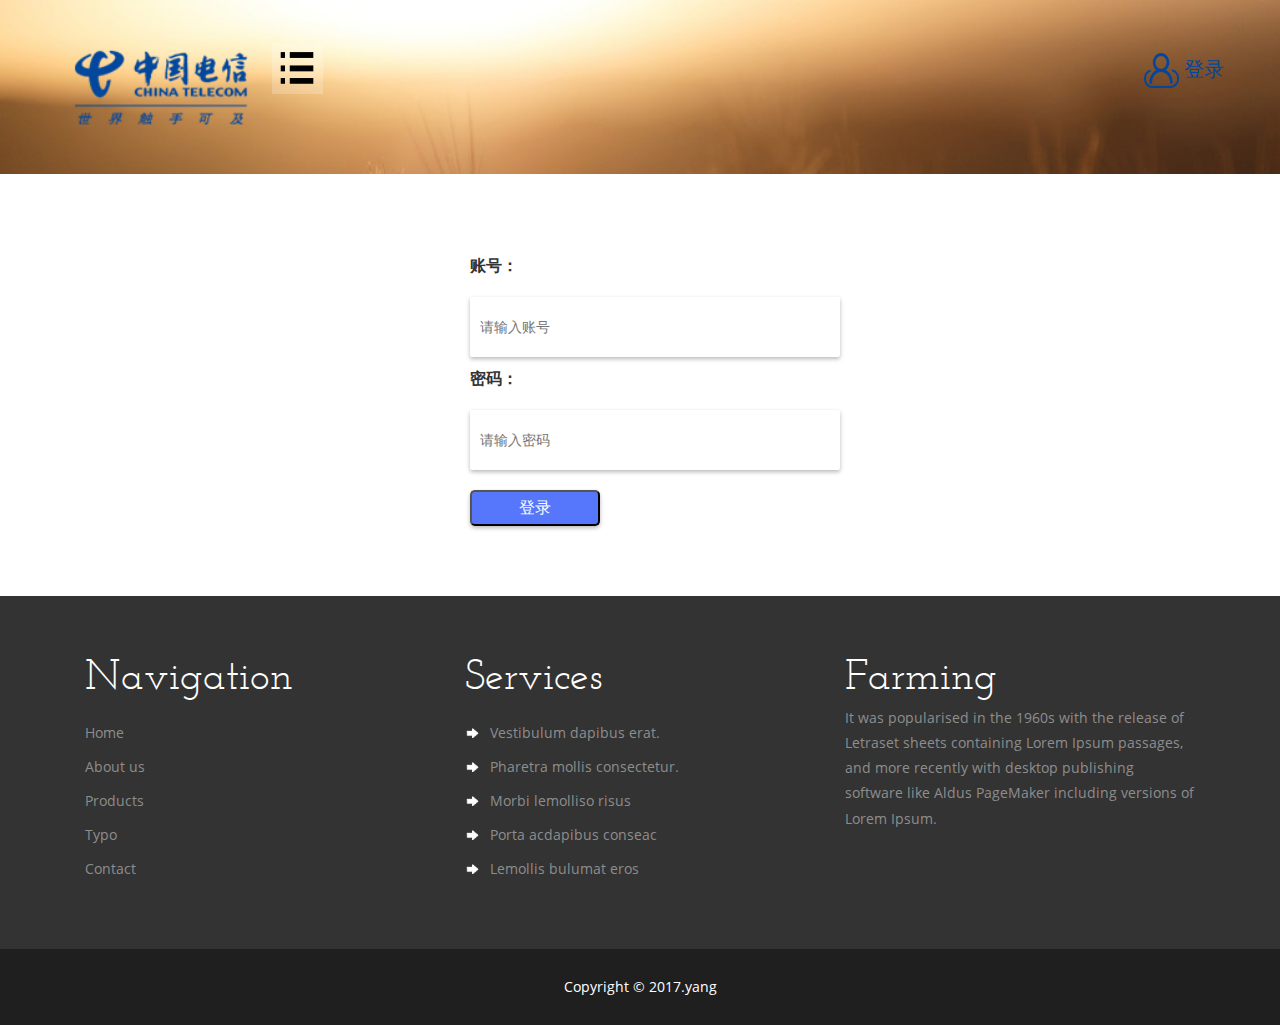
<file: login.html>
<!DOCTYPE html>
<html>
<head>
<title>登录</title>
<link href="css/bootstrap.css" type="text/css" rel="stylesheet" media="all">
<link href="css/style.css" type="text/css" rel="stylesheet" media="all">
<link href="css/component.css" rel="stylesheet" type="text/css"  />
<!-- Custom Theme files -->
<meta name="viewport" content="width=device-width, initial-scale=1">
<meta http-equiv="Content-Type" content="text/html; charset=utf-8" />
<meta name="keywords" content="Farming Responsive web template, Bootstrap Web Templates, Flat Web Templates, Andriod Compatible web template, 
	Smartphone Compatible web template, free webdesigns for Nokia, Samsung, LG, SonyErricsson, Motorola web design" />
<script type="application/x-javascript"> addEventListener("load", function() { setTimeout(hideURLbar, 0); }, false); function hideURLbar(){ window.scrollTo(0,1); } </script>
<!-- //Custom Theme files -->
<!-- js -->
<script src="js/jquery-1.11.1.min.js"></script> 
<script src="js/modernizr.custom.js"></script>
<!-- //js -->
</head>
<body class="cbp-spmenu-push">
	<!--banner-->
	<div class="banner abt-bnr">
		<!--header-->		
		<div class="header">
			<div class="container">	
				<div class="logo">
					<a href="index.html"> <img src="images/logo.png" alt=""/></a>
				</div>
				<a href="login.html">
					<button class="login-btn">
						<img src="images/login.png" alt=""/>
						登录
					</button>
				</a>
				<!-- menu -->
				<div class="top-nav">
					<nav class="cbp-spmenu cbp-spmenu-vertical cbp-spmenu-left" id="cbp-spmenu-s2">
						<h3>导航</h3>
						<a href="index.html">首页</a>
						<a href="about.html" class="active">关于我们</a>
						<a href="products.html">产品介绍</a>
						<a href="typo.html">案例分析</a>
						<a href="contact.html">联系我们</a>
					</nav>
					<div class="main buttonset">	
							<!-- Class "cbp-spmenu-open" gets applied to menu and "cbp-spmenu-push-toleft" or "cbp-spmenu-push-toright" to the body -->
							<button id="showRightPush"><img src="images/menu-icon.png" alt=""/></button>
							<!--<span class="menu"></span>-->
					</div>
					<!-- Classie - class helper functions by @desandro https://github.com/desandro/classie -->
					<script src="js/classie.js"></script>
					<script>
						var menuRight = document.getElementById( 'cbp-spmenu-s2' ),
						showRightPush = document.getElementById( 'showRightPush' ),
						body = document.body;

						showRightPush.onclick = function() {
							classie.toggle( this, 'active' );
							classie.toggle( body, 'cbp-spmenu-push-toright' );
							classie.toggle( menuRight, 'cbp-spmenu-open' );
							disableOther( 'showRightPush' );
						};

						function disableOther( button ) {
							if( button !== 'showRightPush' ) {
								classie.toggle( showRightPush, 'disabled' );
							}
						}
					</script>
					<!-- /script-for-menu -->
				</div>	
				<!-- //menu -->
			</div>
		</div>
		<!--//header-->
	</div>
	<!--//banner-->
	<!--about-->
	<div class="about">
		<div class="container">			
			<div class="login-part">
				<form>
					<label for="zhanghao">账号：</label>
					<input type="text" name="zhanghao" placeholder="请输入账号">
					<label for="password">密码：</label>
					<input type="password" name="password" placeholder="请输入密码">
					<button type="submit">登录</button>
				</form>
			</div>
		</div>
	</div>
	<!--about-->
	<!--footer-->
	<div class="footer">
		<div class="container">
			<div class="footer-row">
				<div class="col-md-4 footer-grids">
					<h3>Navigation</h3>					
					<ul>
						<li><a href="index.html">Home</a></li>
						<li><a href="about.html">About us</a></li>
						<li><a href="products.html">Products</a></li>
						<li><a href="typo.html">Typo</a></li>
						<li><a href="contact.html">Contact</a></li>
					</ul>
				</div>
				<div class="col-md-4 footer-grids">
					<h3>Services</h3>
					<ul>
						<li><a href="#">Vestibulum dapibus erat.</a></li>
						<li><a href="#">Pharetra mollis consectetur.</a></li>
						<li><a href="#">Morbi lemolliso risus</a></li>
						<li><a href="#">Porta acdapibus conseac</a></li>
						<li><a href="#">Lemollis bulumat eros</a></li>
					</ul>
				</div>
				<div class="col-md-4 footer-grids">
					<h2><a href="index.html">Farming</a></h2>
					<p>It was popularised in the 1960s with the release of Letraset sheets containing Lorem Ipsum passages, and more recently with desktop publishing software like Aldus PageMaker including versions of Lorem Ipsum. <p>
				</div>
				<div class="clearfix"> </div>
			</div>
		</div>
	</div>
	<div class="footer-bottom">
		<div class="container">
			<div class="footer-left">
				<p>Copyright &copy; 2017.yang</p>		
			</div>
			<script>$(function () {
			  $('[data-toggle="tooltip"]').tooltip()
			})</script>
		</div>
	</div>
	<!--//footer-->
	<!-- Bootstrap core JavaScript
    ================================================== -->
    <!-- Placed at the end of the document so the pages load faster -->
    <script src="js/bootstrap.js"> </script>
</body>
</html>
</file>
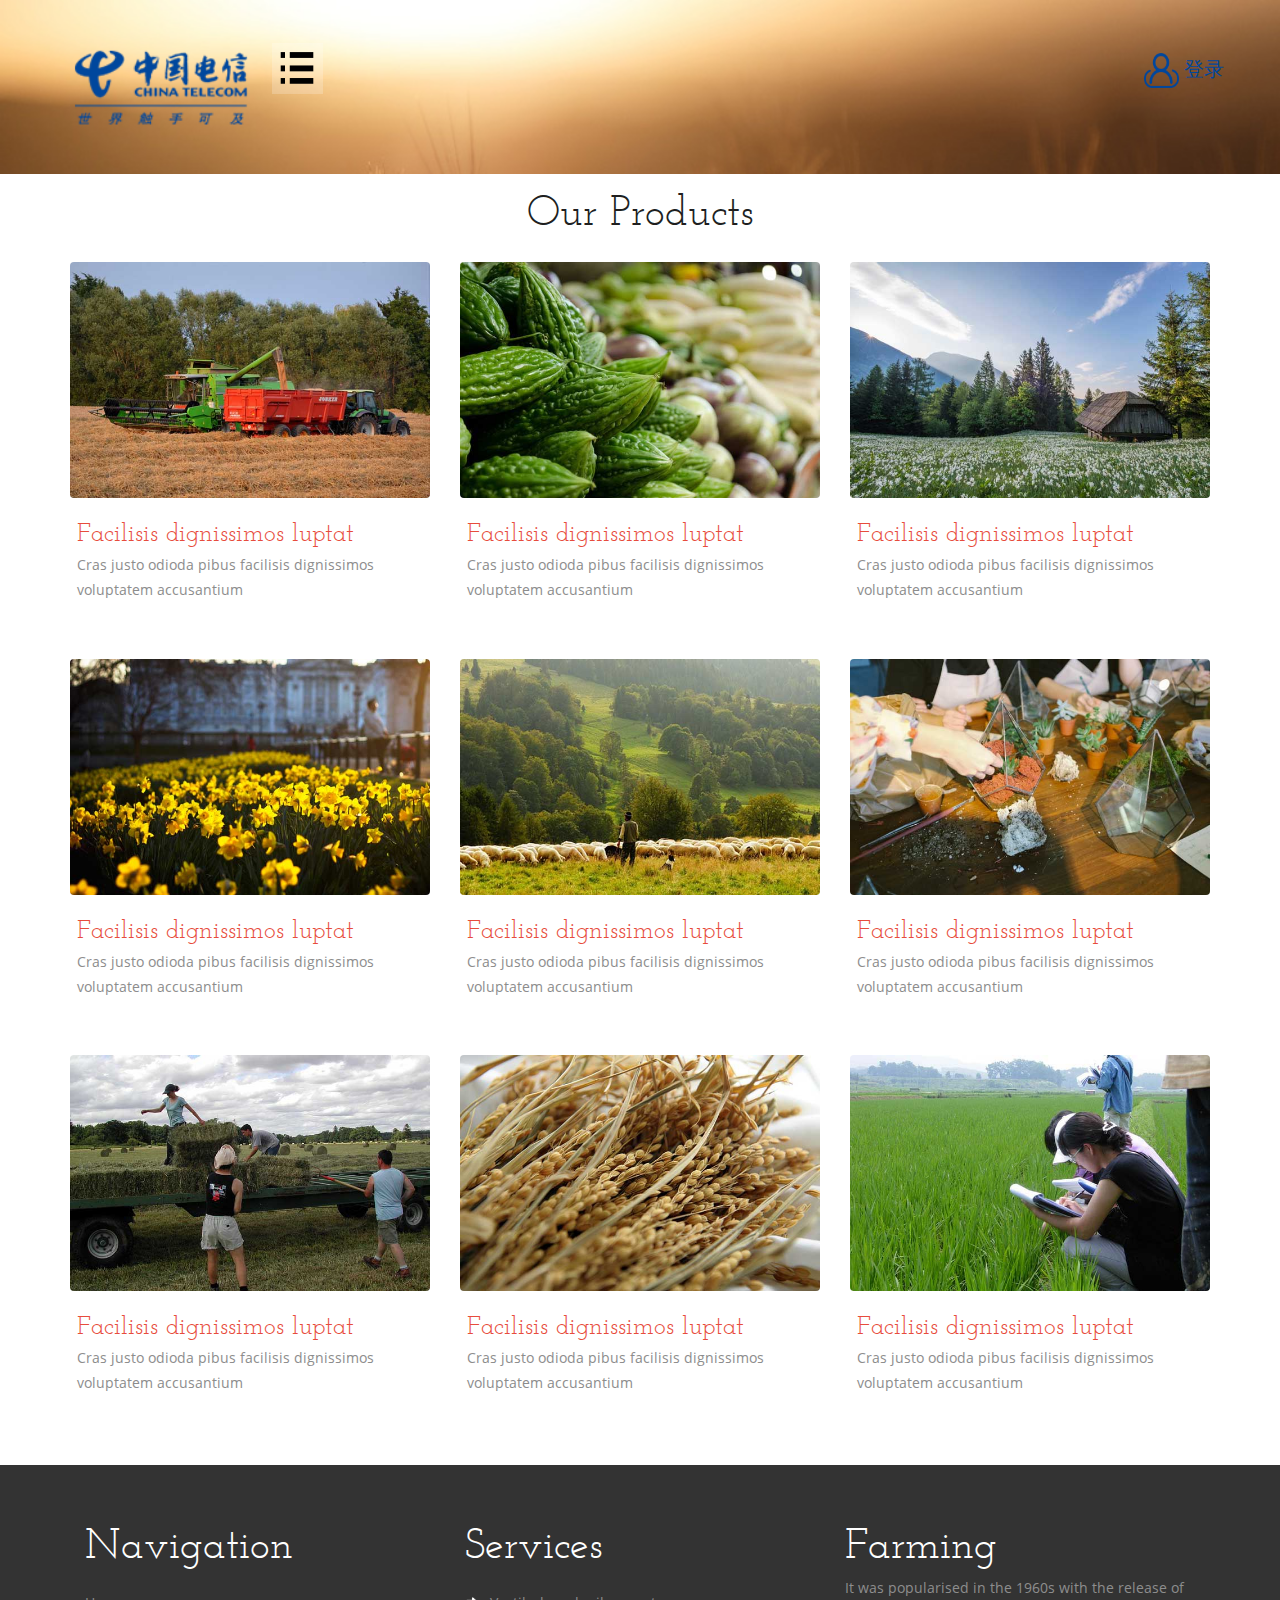
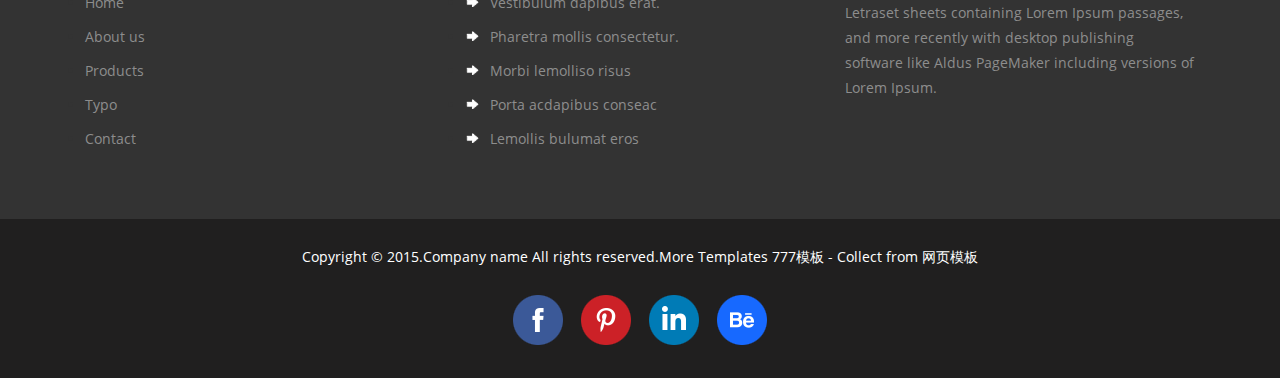
<file: products.html>
<!DOCTYPE html>
<html>
<head>
<title>产品介绍</title>
<link href="css/bootstrap.css" type="text/css" rel="stylesheet" media="all">
<link href="css/style.css" type="text/css" rel="stylesheet" media="all">
<link href="css/component.css" rel="stylesheet" type="text/css"  />
<!-- Custom Theme files -->
<meta name="viewport" content="width=device-width, initial-scale=1">
<meta http-equiv="Content-Type" content="text/html; charset=utf-8" />
<meta name="keywords" content="Farming Responsive web template, Bootstrap Web Templates, Flat Web Templates, Andriod Compatible web template, 
	Smartphone Compatible web template, free webdesigns for Nokia, Samsung, LG, SonyErricsson, Motorola web design" />
<script type="application/x-javascript"> addEventListener("load", function() { setTimeout(hideURLbar, 0); }, false); function hideURLbar(){ window.scrollTo(0,1); } </script>
<!-- //Custom Theme files -->
<!-- js -->
<script src="js/jquery-1.11.1.min.js"></script> 
<script src="js/modernizr.custom.js"></script>
<!-- //js -->
</head>
<body class="cbp-spmenu-push">
	<!--banner-->
	<div class="banner abt-bnr">
		<!--header-->		
		<div class="header">
			<div class="container">	
				<div class="logo">
					<a href="index.html"> <img src="images/logo.png" alt=""/></a>
				</div>
				<a href="login.html">
					<button class="login-btn">
						<img src="images/login.png" alt=""/>
						登录
					</button>
				</a>
				<!-- menu -->
				<div class="top-nav">
					<nav class="cbp-spmenu cbp-spmenu-vertical cbp-spmenu-left" id="cbp-spmenu-s2">
						<h3>导航</h3>
						<a href="index.html">首页</a>
						<a href="about.html">关于我们</a>
						<a href="products.html" class="active">产品介绍</a>
						<a href="typo.html">案例分析</a>
						<a href="contact.html">联系我们</a>
					</nav>
					<div class="main buttonset">	
							<!-- Class "cbp-spmenu-open" gets applied to menu and "cbp-spmenu-push-toleft" or "cbp-spmenu-push-toright" to the body -->
							<button id="showRightPush"><img src="images/menu-icon.png" alt=""/></button>
							<!--<span class="menu"></span>-->
					</div>
					<!-- Classie - class helper functions by @desandro https://github.com/desandro/classie -->
					<script src="js/classie.js"></script>
					<script>
						var menuRight = document.getElementById( 'cbp-spmenu-s2' ),
						showRightPush = document.getElementById( 'showRightPush' ),
						body = document.body;

						showRightPush.onclick = function() {
							classie.toggle( this, 'active' );
							classie.toggle( body, 'cbp-spmenu-push-toright' );
							classie.toggle( menuRight, 'cbp-spmenu-open' );
							disableOther( 'showRightPush' );
						};

						function disableOther( button ) {
							if( button !== 'showRightPush' ) {
								classie.toggle( showRightPush, 'disabled' );
							}
						}
					</script>
					<!-- /script-for-menu -->
				</div>	
				<!-- //menu -->
			</div>
		</div>
		<!--//header-->
	</div>
	<!--//banner-->
	<!--gallery-->
	<div class="gallery">
		<div class="container">
			<h3>Our Products</h3>
			<!--light-box-js -->
			<script src="js/jquery.chocolat.js"></script>
			<link rel="stylesheet" href="css/chocolat.css" type="text/css" media="all" charset="utf-8" />
			<!--light-box-files -->
			<script type="text/javascript" charset="utf-8">
			$(function() {
				$('.moments-bottom a').Chocolat();
			});
			</script> 
			<!--//end-gallery js-->
			<div class="row gallery-info">			
				<div class="col-sm-6 col-md-4 gallery-grids ">
					<div class="thumbnail moments-bottom">
						<a href="images/img7.jpg" title="">
							<img src="images/img7.jpg" class="img-responsive zoom-img " alt="">				
						</a>						
					</div>
					<div class="caption gallery-caption">
						<h5><a href="#">Facilisis dignissimos luptat</a></h5>
						<p>Cras justo odioda pibus facilisis dignissimos voluptatem accusantium</p>				
					</div>
				</div>
				<div class="col-sm-6 col-md-4 gallery-grids">
					<div class="thumbnail moments-bottom">
						<a href="images/img8.jpg" title="">
							<img src="images/img8.jpg" class="img-responsive zoom-img" alt="">				
						</a>						
					</div>
					<div class="caption gallery-caption">
						<h5><a href="#">Facilisis dignissimos luptat</a></h5>
						<p>Cras justo odioda pibus facilisis dignissimos voluptatem accusantium</p>				
					</div>
				</div>
				<div class="col-sm-6 col-md-4 gallery-grids">
					<div class="thumbnail moments-bottom">
						<a href="images/img9.jpg" title="" class="moments-bottom">
							<img src="images/img9.jpg" class="img-responsive zoom-img " alt="">				
						</a>						
					</div>
					<div class="caption gallery-caption">
						<h5><a href="#">Facilisis dignissimos luptat</a></h5>
						<p>Cras justo odioda pibus facilisis dignissimos voluptatem accusantium</p>				
					</div>
				</div>			
				<div class="col-sm-6 col-md-4 gallery-grids">
					<div class="thumbnail moments-bottom">
						<a href="images/img10.jpg" title="">
							<img src="images/img10.jpg" class="img-responsive zoom-img " alt="">				
						</a>						
					</div>
					<div class="caption gallery-caption">
						<h5><a href="#">Facilisis dignissimos luptat</a></h5>
						<p>Cras justo odioda pibus facilisis dignissimos voluptatem accusantium</p>				
					</div>
				</div>
				<div class="col-sm-6 col-md-4 gallery-grids">
					<div class="thumbnail moments-bottom">
						<a href="images/img11.jpg" title="">
							<img src="images/img11.jpg" class="img-responsive zoom-img " alt="">				
						</a>						
					</div>
					<div class="caption gallery-caption">
						<h5><a href="#">Facilisis dignissimos luptat</a></h5>
						<p>Cras justo odioda pibus facilisis dignissimos voluptatem accusantium</p>				
					</div>
				</div>
				<div class="col-sm-6 col-md-4 gallery-grids">
					<div class="thumbnail moments-bottom">
						<a href="images/img12.jpg" title="">
							<img src="images/img12.jpg" class="img-responsive zoom-img " alt="">				
						</a>					
					</div>
					<div class="caption gallery-caption">
						<h5><a href="#">Facilisis dignissimos luptat</a></h5>
						<p>Cras justo odioda pibus facilisis dignissimos voluptatem accusantium</p>				
					</div>
				</div>				
				<div class="col-sm-6 col-md-4 gallery-grids">
					<div class="thumbnail moments-bottom">
						<a href="images/img13.jpg" title="">
							<img src="images/img13.jpg" class="img-responsive zoom-img " alt="">				
						</a>					
					</div>
					<div class="caption gallery-caption">
						<h5><a href="#">Facilisis dignissimos luptat</a></h5>
						<p>Cras justo odioda pibus facilisis dignissimos voluptatem accusantium</p>				
					</div>
				</div>
				<div class="col-sm-6 col-md-4 gallery-grids">
					<div class="thumbnail moments-bottom">
						<a href="images/img14.jpg" title="">
							<img src="images/img14.jpg" class="img-responsive zoom-img " alt="">				
						</a>						
					</div>
					<div class="caption gallery-caption">
						<h5><a href="#">Facilisis dignissimos luptat</a></h5>
						<p>Cras justo odioda pibus facilisis dignissimos voluptatem accusantium</p>				
					</div>
				</div>
				<div class="col-sm-6 col-md-4 gallery-grids">
					<div class="thumbnail moments-bottom">
						<a href="images/img15.jpg" title="">
							<img src="images/img15.jpg" class="img-responsive zoom-img " alt="">				
						</a>					
					</div>
					<div class="caption gallery-caption">
						<h5><a href="#">Facilisis dignissimos luptat</a></h5>
						<p>Cras justo odioda pibus facilisis dignissimos voluptatem accusantium</p>				
					</div>
				</div>
				<div class="clearfix"> </div>
			</div>			
		</div>
	</div>
	<!--//gallery-->
	<!--footer-->
	<div class="footer">
		<div class="container">
			<div class="footer-row">
				<div class="col-md-4 footer-grids">
					<h3>Navigation</h3>					
					<ul>
						<li><a href="index.html">Home</a></li>
						<li><a href="about.html">About us</a></li>
						<li><a href="products.html">Products</a></li>
						<li><a href="typo.html">Typo</a></li>
						<li><a href="contact.html">Contact</a></li>
					</ul>
				</div>
				<div class="col-md-4 footer-grids">
					<h3>Services</h3>
					<ul>
						<li><a href="#">Vestibulum dapibus erat.</a></li>
						<li><a href="#">Pharetra mollis consectetur.</a></li>
						<li><a href="#">Morbi lemolliso risus</a></li>
						<li><a href="#">Porta acdapibus conseac</a></li>
						<li><a href="#">Lemollis bulumat eros</a></li>
					</ul>
				</div>
				<div class="col-md-4 footer-grids">
					<h2><a href="index.html">Farming</a></h2>
					<p>It was popularised in the 1960s with the release of Letraset sheets containing Lorem Ipsum passages, and more recently with desktop publishing software like Aldus PageMaker including versions of Lorem Ipsum. <p>
				</div>
				<div class="clearfix"> </div>
			</div>
		</div>
	</div>
	<div class="footer-bottom">
		<div class="container">
			<div class="footer-left">
				<p>Copyright &copy; 2015.Company name All rights reserved.More Templates <a href="http://www.777moban.com/" target="_blank" title="777模板">777模板</a> - Collect from <a href="http://www.777moban.com/" title="网页模板" target="_blank">网页模板</a></p>		
			</div>
			<div class="footer-right">
				<ul class="icons">
					<li><a href="#" data-toggle="tooltip" data-placement="top" title="Facebook"> </a></li>
					<li><a class="twt" href="#" data-toggle="tooltip" data-placement="top" title="Pinterest"> </a></li>
					<li><a class="drbl" href="#" data-toggle="tooltip" data-placement="top" title="Linkedin"> </a></li>
					<li><a class="be" href="#" data-toggle="tooltip" data-placement="top" title="Behance"> </a></li>
				</ul>
			</div>
			<script>$(function () {
			  $('[data-toggle="tooltip"]').tooltip()
			})</script>
		</div>
	</div>
	<!--//footer-->
	<!-- Bootstrap core JavaScript
    ================================================== -->
    <!-- Placed at the end of the document so the pages load faster -->
    <script src="js/bootstrap.js"> </script>
</body>
</html>
</file>
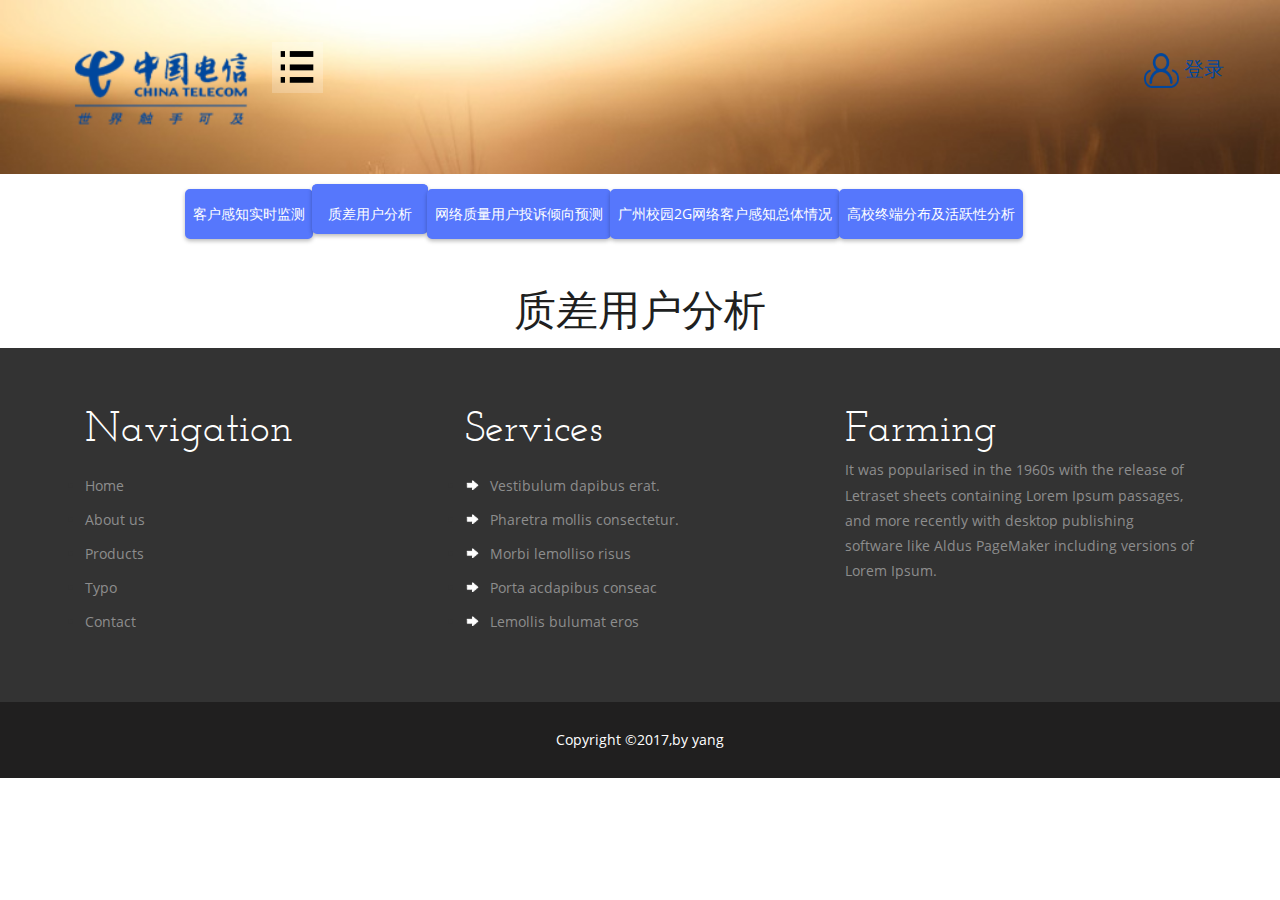
<file: products1.html>
<!DOCTYPE html>
<html>
<head>
<title>产品介绍</title>
<link href="css/bootstrap.css" type="text/css" rel="stylesheet" media="all">
<link href="css/style.css" type="text/css" rel="stylesheet" media="all">
<link href="css/component.css" rel="stylesheet" type="text/css"  />
<!-- Custom Theme files -->
<meta name="viewport" content="width=device-width, initial-scale=1">
<meta http-equiv="Content-Type" content="text/html; charset=utf-8" />
<meta name="keywords" content="Farming Responsive web template, Bootstrap Web Templates, Flat Web Templates, Andriod Compatible web template, 
	Smartphone Compatible web template, free webdesigns for Nokia, Samsung, LG, SonyErricsson, Motorola web design" />
<script type="application/x-javascript"> addEventListener("load", function() { setTimeout(hideURLbar, 0); }, false); function hideURLbar(){ window.scrollTo(0,1); } </script>
<!-- //Custom Theme files -->
<!-- js -->
<script src="js/jquery-1.11.1.min.js"></script> 
<script src="js/modernizr.custom.js"></script>
<!-- //js -->
</head>
<body class="cbp-spmenu-push">
	<!--banner-->
	<div class="banner abt-bnr">
		<!--header-->		
		<div class="header">
			<div class="container">	
				<div class="logo">
					<a href="index.html"> <img src="images/logo.png" alt=""/></a>
				</div>
				<a href="login.html">
					<button class="login-btn">
						<img src="images/login.png" alt=""/>
						登录
					</button>
				</a>
				<!-- menu -->
				<div class="top-nav">
					<nav class="cbp-spmenu cbp-spmenu-vertical cbp-spmenu-left" id="cbp-spmenu-s2">
						<h3>导航</h3>
						<a href="index.html">首页</a>
						<a href="about.html">关于我们</a>
						<a href="products.html" class="active">产品介绍</a>
						<a href="typo.html">案例分析</a>
						<a href="contact.html">联系我们</a>
					</nav>
					<div class="main buttonset">	
							<!-- Class "cbp-spmenu-open" gets applied to menu and "cbp-spmenu-push-toleft" or "cbp-spmenu-push-toright" to the body -->
							<button id="showRightPush"><img src="images/menu-icon.png" alt=""/></button>
							<!--<span class="menu"></span>-->
					</div>
					<!-- Classie - class helper functions by @desandro https://github.com/desandro/classie -->
					<script src="js/classie.js"></script>
					<script>
						var menuRight = document.getElementById( 'cbp-spmenu-s2' ),
						showRightPush = document.getElementById( 'showRightPush' ),
						body = document.body;

						showRightPush.onclick = function() {
							classie.toggle( this, 'active' );
							classie.toggle( body, 'cbp-spmenu-push-toright' );
							classie.toggle( menuRight, 'cbp-spmenu-open' );
							disableOther( 'showRightPush' );
						};

						function disableOther( button ) {
							if( button !== 'showRightPush' ) {
								classie.toggle( showRightPush, 'disabled' );
							}
						}
					</script>
					<!-- /script-for-menu -->
				</div>	
				<!-- //menu -->
			</div>
		</div>
		<!--//header-->
	</div>
	<!--//banner-->
	<!--gallery-->
    <div class="child-gallery">
    	<a href="products.html"><button>客户感知实时监测</button></a>
    	<a href="#"><button style="border-width: 10px 10px 0 10px;">质差用户分析</button></a>
    	<a href="products2.html"><button>网络质量用户投诉倾向预测</button></a>
        <a href="products3.html"><button>广州校园2G网络客户感知总体情况</button></a>
        <a href="products4.html"><button>高校终端分布及活跃性分析</button></a>
    </div>
	<div class="gallery">
		<div class="container">
			<h3>质差用户分析</h3>			
		</div>
	</div>
	<!--//gallery-->
	<!--footer-->
	<div class="footer">
		<div class="container">
			<div class="footer-row">
				<div class="col-md-4 footer-grids">
					<h3>Navigation</h3>					
					<ul>
						<li><a href="index.html">Home</a></li>
						<li><a href="about.html">About us</a></li>
						<li><a href="products.html">Products</a></li>
						<li><a href="typo.html">Typo</a></li>
						<li><a href="contact.html">Contact</a></li>
					</ul>
				</div>
				<div class="col-md-4 footer-grids">
					<h3>Services</h3>
					<ul>
						<li><a href="#">Vestibulum dapibus erat.</a></li>
						<li><a href="#">Pharetra mollis consectetur.</a></li>
						<li><a href="#">Morbi lemolliso risus</a></li>
						<li><a href="#">Porta acdapibus conseac</a></li>
						<li><a href="#">Lemollis bulumat eros</a></li>
					</ul>
				</div>
				<div class="col-md-4 footer-grids">
					<h2><a href="index.html">Farming</a></h2>
					<p>It was popularised in the 1960s with the release of Letraset sheets containing Lorem Ipsum passages, and more recently with desktop publishing software like Aldus PageMaker including versions of Lorem Ipsum. <p>
				</div>
				<div class="clearfix"> </div>
			</div>
		</div>
	</div>
	<div class="footer-bottom">
		<div class="container">
			<div class="footer-left">
				<p>Copyright &copy;2017,by yang</p>		
			</div>
		</div>
	</div>
	<!--//footer-->
	<!-- Bootstrap core JavaScript
    ================================================== -->
    <!-- Placed at the end of the document so the pages load faster -->
    <script src="js/bootstrap.js"> </script>
</body>
</html>
</file>
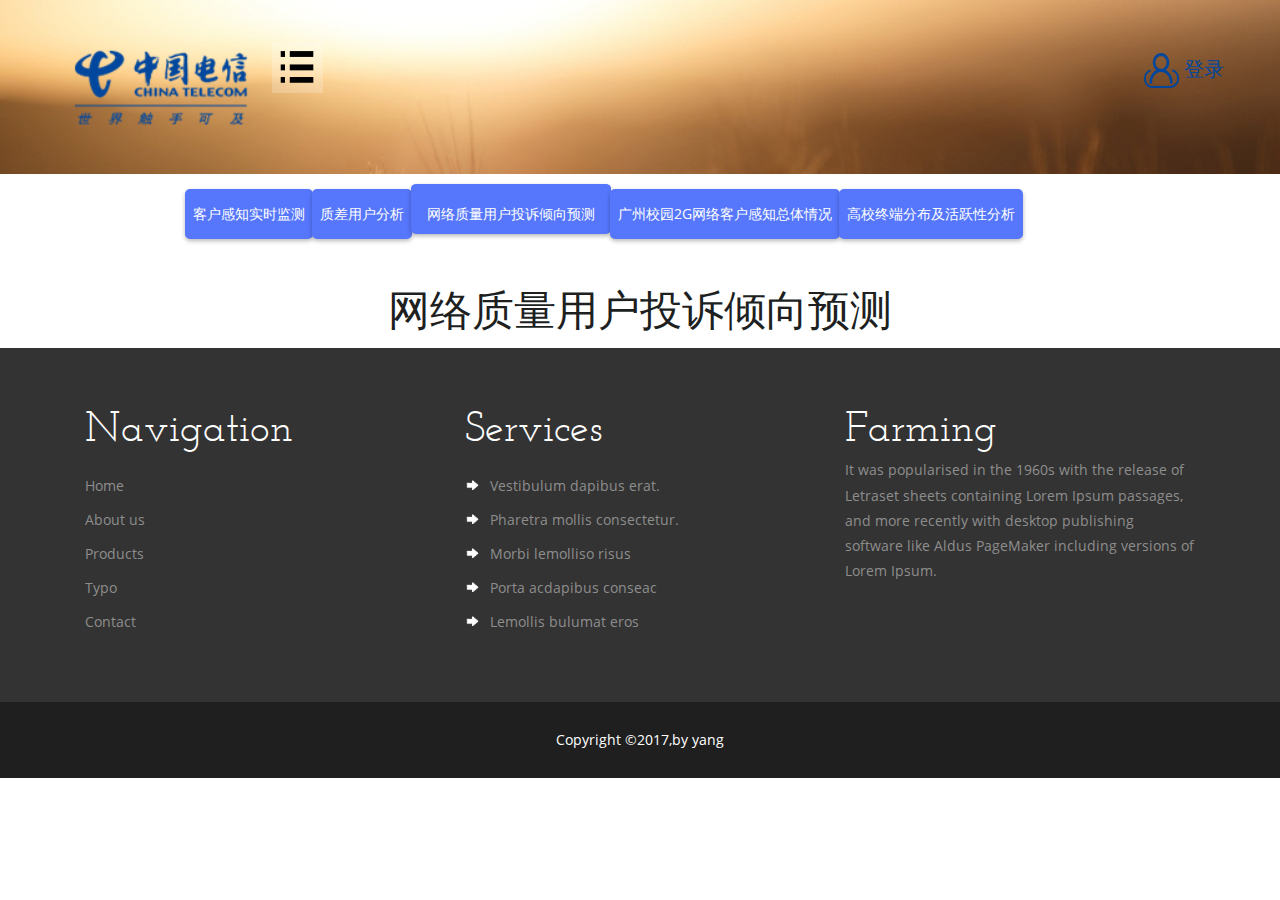
<file: products2.html>
<!DOCTYPE html>
<html>
<head>
<title>产品介绍</title>
<link href="css/bootstrap.css" type="text/css" rel="stylesheet" media="all">
<link href="css/style.css" type="text/css" rel="stylesheet" media="all">
<link href="css/component.css" rel="stylesheet" type="text/css"  />
<!-- Custom Theme files -->
<meta name="viewport" content="width=device-width, initial-scale=1">
<meta http-equiv="Content-Type" content="text/html; charset=utf-8" />
<meta name="keywords" content="Farming Responsive web template, Bootstrap Web Templates, Flat Web Templates, Andriod Compatible web template, 
	Smartphone Compatible web template, free webdesigns for Nokia, Samsung, LG, SonyErricsson, Motorola web design" />
<script type="application/x-javascript"> addEventListener("load", function() { setTimeout(hideURLbar, 0); }, false); function hideURLbar(){ window.scrollTo(0,1); } </script>
<!-- //Custom Theme files -->
<!-- js -->
<script src="js/jquery-1.11.1.min.js"></script> 
<script src="js/modernizr.custom.js"></script>
<!-- //js -->
</head>
<body class="cbp-spmenu-push">
	<!--banner-->
	<div class="banner abt-bnr">
		<!--header-->		
		<div class="header">
			<div class="container">	
				<div class="logo">
					<a href="index.html"> <img src="images/logo.png" alt=""/></a>
				</div>
				<a href="login.html">
					<button class="login-btn">
						<img src="images/login.png" alt=""/>
						登录
					</button>
				</a>
				<!-- menu -->
				<div class="top-nav">
					<nav class="cbp-spmenu cbp-spmenu-vertical cbp-spmenu-left" id="cbp-spmenu-s2">
						<h3>导航</h3>
						<a href="index.html">首页</a>
						<a href="about.html">关于我们</a>
						<a href="products.html" class="active">产品介绍</a>
						<a href="typo.html">案例分析</a>
						<a href="contact.html">联系我们</a>
					</nav>
					<div class="main buttonset">	
							<!-- Class "cbp-spmenu-open" gets applied to menu and "cbp-spmenu-push-toleft" or "cbp-spmenu-push-toright" to the body -->
							<button id="showRightPush"><img src="images/menu-icon.png" alt=""/></button>
							<!--<span class="menu"></span>-->
					</div>
					<!-- Classie - class helper functions by @desandro https://github.com/desandro/classie -->
					<script src="js/classie.js"></script>
					<script>
						var menuRight = document.getElementById( 'cbp-spmenu-s2' ),
						showRightPush = document.getElementById( 'showRightPush' ),
						body = document.body;

						showRightPush.onclick = function() {
							classie.toggle( this, 'active' );
							classie.toggle( body, 'cbp-spmenu-push-toright' );
							classie.toggle( menuRight, 'cbp-spmenu-open' );
							disableOther( 'showRightPush' );
						};

						function disableOther( button ) {
							if( button !== 'showRightPush' ) {
								classie.toggle( showRightPush, 'disabled' );
							}
						}
					</script>
					<!-- /script-for-menu -->
				</div>	
				<!-- //menu -->
			</div>
		</div>
		<!--//header-->
	</div>
	<!--//banner-->
	<!--gallery-->
    <div class="child-gallery">
    	<a href="products.html"><button>客户感知实时监测</button></a>
    	<a href="products1.html"><button>质差用户分析</button></a>
    	<a href="#"><button style="border-width: 10px 10px 0 10px;">网络质量用户投诉倾向预测</button></a>
        <a href="products3.html"><button>广州校园2G网络客户感知总体情况</button></a>
        <a href="products4.html"><button>高校终端分布及活跃性分析</button></a>
    </div>
	<div class="gallery">
		<div class="container">
			<h3>网络质量用户投诉倾向预测</h3>			
		</div>
	</div>
	<!--//gallery-->
	<!--footer-->
	<div class="footer">
		<div class="container">
			<div class="footer-row">
				<div class="col-md-4 footer-grids">
					<h3>Navigation</h3>					
					<ul>
						<li><a href="index.html">Home</a></li>
						<li><a href="about.html">About us</a></li>
						<li><a href="products.html">Products</a></li>
						<li><a href="typo.html">Typo</a></li>
						<li><a href="contact.html">Contact</a></li>
					</ul>
				</div>
				<div class="col-md-4 footer-grids">
					<h3>Services</h3>
					<ul>
						<li><a href="#">Vestibulum dapibus erat.</a></li>
						<li><a href="#">Pharetra mollis consectetur.</a></li>
						<li><a href="#">Morbi lemolliso risus</a></li>
						<li><a href="#">Porta acdapibus conseac</a></li>
						<li><a href="#">Lemollis bulumat eros</a></li>
					</ul>
				</div>
				<div class="col-md-4 footer-grids">
					<h2><a href="index.html">Farming</a></h2>
					<p>It was popularised in the 1960s with the release of Letraset sheets containing Lorem Ipsum passages, and more recently with desktop publishing software like Aldus PageMaker including versions of Lorem Ipsum. <p>
				</div>
				<div class="clearfix"> </div>
			</div>
		</div>
	</div>
	<div class="footer-bottom">
		<div class="container">
			<div class="footer-left">
				<p>Copyright &copy;2017,by yang</p>		
			</div>
		</div>
	</div>
	<!--//footer-->
	<!-- Bootstrap core JavaScript
    ================================================== -->
    <!-- Placed at the end of the document so the pages load faster -->
    <script src="js/bootstrap.js"> </script>
</body>
</html>
</file>
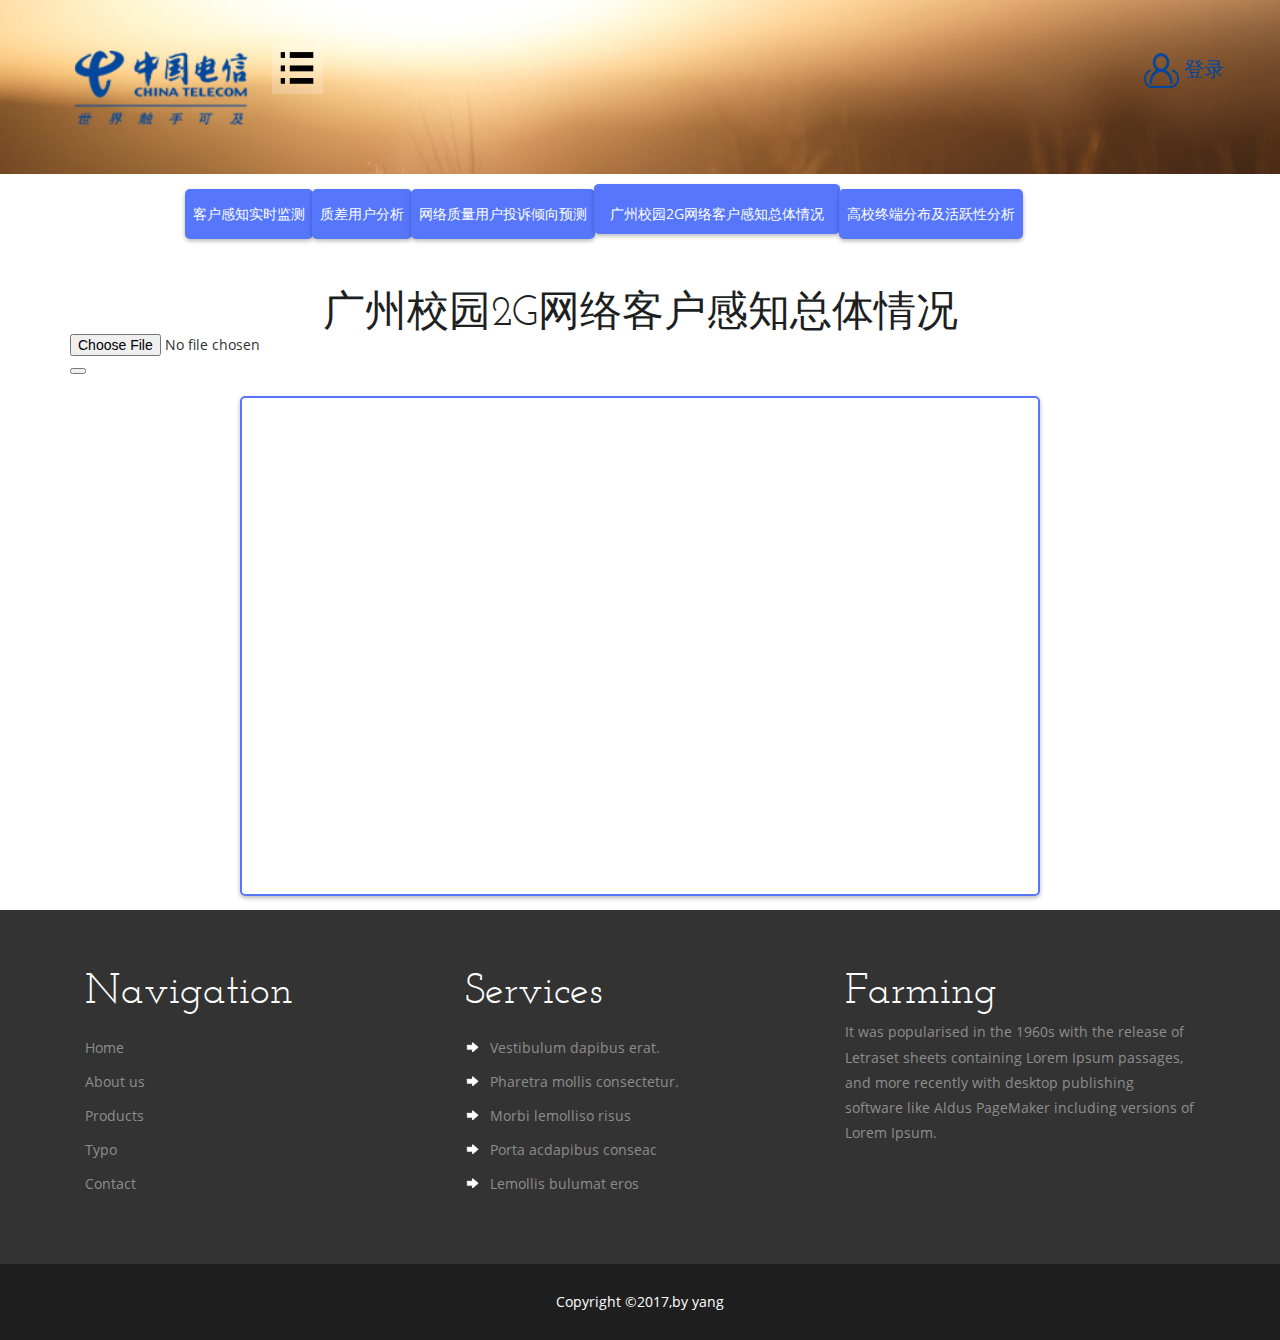
<file: products3.html>
<!DOCTYPE html>
<html>
<head>
<title>产品介绍</title>
<link href="css/bootstrap.css" type="text/css" rel="stylesheet" media="all">
<link href="css/style.css" type="text/css" rel="stylesheet" media="all">
<link href="css/component.css" rel="stylesheet" type="text/css"  />
<!-- Custom Theme files -->
<meta name="viewport" content="width=device-width, initial-scale=1">
<meta http-equiv="Content-Type" content="text/html; charset=utf-8" />
<meta name="keywords" content="Farming Responsive web template, Bootstrap Web Templates, Flat Web Templates, Andriod Compatible web template, 
	Smartphone Compatible web template, free webdesigns for Nokia, Samsung, LG, SonyErricsson, Motorola web design" />
<script type="application/x-javascript"> addEventListener("load", function() { setTimeout(hideURLbar, 0); }, false); function hideURLbar(){ window.scrollTo(0,1); } </script>
<!-- //Custom Theme files -->
<!-- js -->
<script src="js/jquery-1.11.1.min.js"></script> 
<script src="js/modernizr.custom.js"></script>
<!-- //js -->
</head>
<body class="cbp-spmenu-push">
	<!--banner-->
	<div class="banner abt-bnr">
		<!--header-->		
		<div class="header">
			<div class="container">	
				<div class="logo">
					<a href="index.html"> <img src="images/logo.png" alt=""/></a>
				</div>
				<a href="login.html">
					<button class="login-btn">
						<img src="images/login.png" alt=""/>
						登录
					</button>
				</a>
				<!-- menu -->
				<div class="top-nav">
					<nav class="cbp-spmenu cbp-spmenu-vertical cbp-spmenu-left" id="cbp-spmenu-s2">
						<h3>导航</h3>
						<a href="index.html">首页</a>
						<a href="about.html">关于我们</a>
						<a href="products.html" class="active">产品介绍</a>
						<a href="typo.html">案例分析</a>
						<a href="contact.html">联系我们</a>
					</nav>
					<div class="main buttonset">	
							<!-- Class "cbp-spmenu-open" gets applied to menu and "cbp-spmenu-push-toleft" or "cbp-spmenu-push-toright" to the body -->
							<button id="showRightPush"><img src="images/menu-icon.png" alt=""/></button>
							<!--<span class="menu"></span>-->
					</div>
					<!-- Classie - class helper functions by @desandro https://github.com/desandro/classie -->
					<script src="js/classie.js"></script>
					<script>
						var menuRight = document.getElementById( 'cbp-spmenu-s2' ),
						showRightPush = document.getElementById( 'showRightPush' ),
						body = document.body;

						showRightPush.onclick = function() {
							classie.toggle( this, 'active' );
							classie.toggle( body, 'cbp-spmenu-push-toright' );
							classie.toggle( menuRight, 'cbp-spmenu-open' );
							disableOther( 'showRightPush' );
						};

						function disableOther( button ) {
							if( button !== 'showRightPush' ) {
								classie.toggle( showRightPush, 'disabled' );
							}
						}
					</script>
					<!-- /script-for-menu -->
				</div>	
				<!-- //menu -->
			</div>
		</div>
		<!--//header-->
	</div>
	<!--//banner-->
	<!--gallery-->
    <div class="child-gallery">
    	<a href="products.html"><button>客户感知实时监测</button></a>
    	<a href="products1.html"><button>质差用户分析</button></a>
    	<a href="products2.html"><button>网络质量用户投诉倾向预测</button></a>
        <a href="#"><button style="border-width: 10px 10px 0 10px;">广州校园2G网络客户感知总体情况</button></a>
        <a href="products4.html"><button>高校终端分布及活跃性分析</button></a>
    </div>
	<div class="gallery">
		<div class="container">
			<h3>广州校园2G网络客户感知总体情况</h3>	
			<input id="upload" type="file" name="">
			<button onclick="condata()"></button>
			<div id="allmap"></div>		
		</div>
	</div>
	<script type="text/javascript" src="http://api.map.baidu.com/api?v=2.0&ak=nXAzpeRklXcGadHlQsYaT44wZRshg1h5"></script>
	<script type="text/javascript">
	// 百度地图API功能
	  var map = new BMap.Map("allmap");  // 创建Map实例
	  map.centerAndZoom("广州",11);
	  map.enableScrollWheelZoom();    // 初始化地图,用城市名设置地图中心点
	  //读取数据
	  function condata(){
	  	  var datacsv=document.getElementById("upload").files[0];
		  var fr = new FileReader();
		  fr.readAsText(datacsv);
		  fr.onload=function(evt){
		  	console.log(evt.target.result);
		  	var data1=evt.target.result.split("\n");
		  	console.log(data1);
		  	//经度
		  	var data2=[];
		  	//纬度
		  	var data3=[];
		  	//信息
		  	var data4=[];
		  	for(var i=0;i<data1.length;i++){
		  		data2.push(data1[i].split(",")[8]);
		  		data3.push(data1[i].split(",")[9]);
		  		data4.push(data1[i].split(",")[3]);
		  	}
		  	for(var j=0;j<data1.length;j++){
		  		//
		  		
				(function(j){
					var point = new BMap.Point(Number(data2[j]),Number(data3[j]));
					var marker = new BMap.Marker(point);  // 创建标注
					map.addOverlay(marker);              // 将标注添加到地图中
					var opts = {
					  width : 200,     // 信息窗口宽度
					  height: 100,     // 信息窗口高度
					  title : "基站地址" , // 信息窗口标题
					  enableMessage:true,//设置允许信息窗发送短息
					}
					var infoWindow = new BMap.InfoWindow(data4[j], opts);  // 创建信息窗口对象 
					marker.addEventListener("click", function(){          
					map.openInfoWindow(infoWindow,point); //开启信息窗口
				});
				})(j)
		  	}
		  }
	  }
	  
    </script>
	<!--//gallery-->
	<!--footer-->
	<div class="footer">
		<div class="container">
			<div class="footer-row">
				<div class="col-md-4 footer-grids">
					<h3>Navigation</h3>					
					<ul>
						<li><a href="index.html">Home</a></li>
						<li><a href="about.html">About us</a></li>
						<li><a href="products.html">Products</a></li>
						<li><a href="typo.html">Typo</a></li>
						<li><a href="contact.html">Contact</a></li>
					</ul>
				</div>
				<div class="col-md-4 footer-grids">
					<h3>Services</h3>
					<ul>
						<li><a href="#">Vestibulum dapibus erat.</a></li>
						<li><a href="#">Pharetra mollis consectetur.</a></li>
						<li><a href="#">Morbi lemolliso risus</a></li>
						<li><a href="#">Porta acdapibus conseac</a></li>
						<li><a href="#">Lemollis bulumat eros</a></li>
					</ul>
				</div>
				<div class="col-md-4 footer-grids">
					<h2><a href="index.html">Farming</a></h2>
					<p>It was popularised in the 1960s with the release of Letraset sheets containing Lorem Ipsum passages, and more recently with desktop publishing software like Aldus PageMaker including versions of Lorem Ipsum. <p>
				</div>
				<div class="clearfix"> </div>
			</div>
		</div>
	</div>
	<div class="footer-bottom">
		<div class="container">
			<div class="footer-left">
				<p>Copyright &copy;2017,by yang</p>		
			</div>
		</div>
	</div>
	<!--//footer-->
	<!-- Bootstrap core JavaScript
    ================================================== -->
    <!-- Placed at the end of the document so the pages load faster -->
    <script src="js/bootstrap.js"> </script>
</body>
</html>
</file>
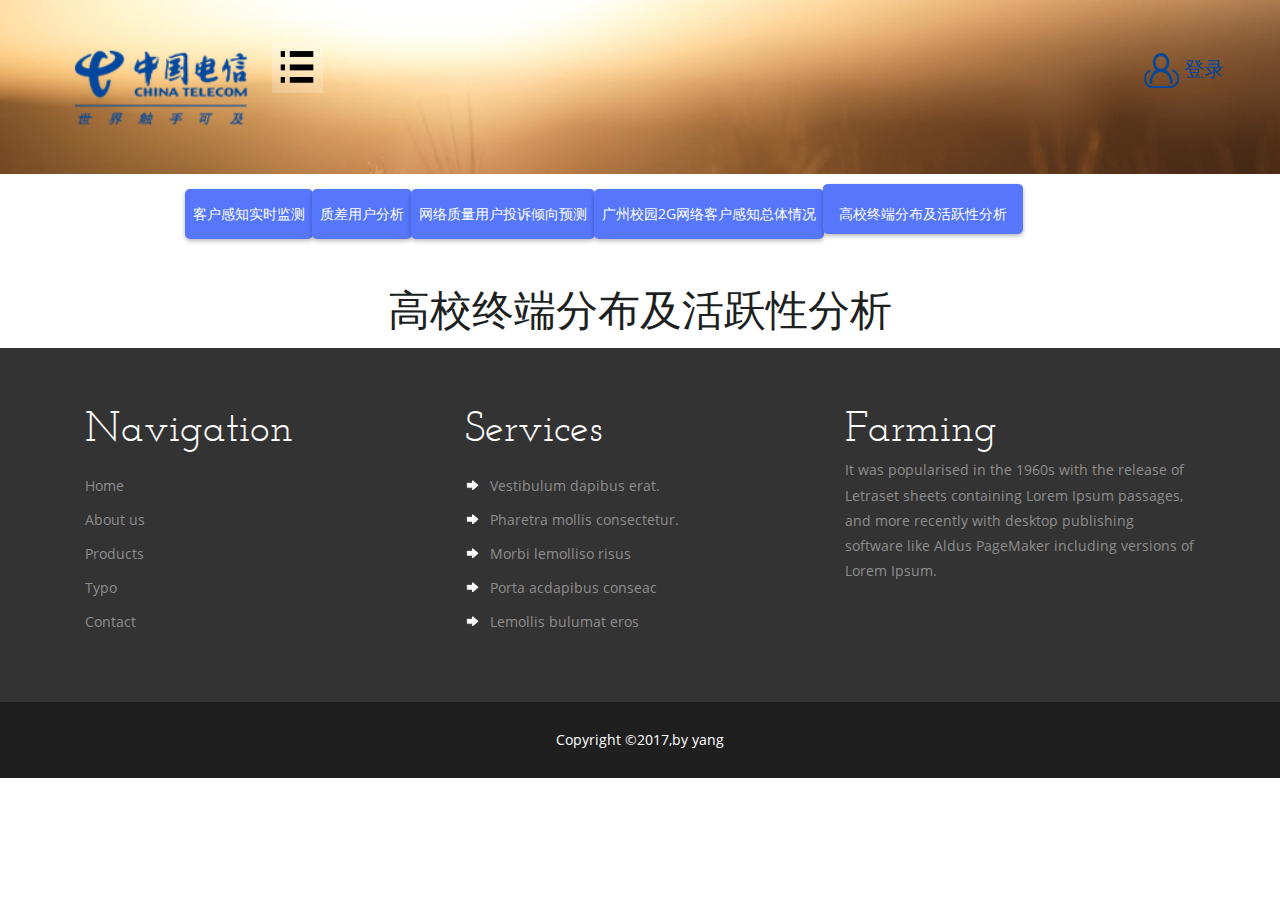
<file: products4.html>
<!DOCTYPE html>
<html>
<head>
<title>产品介绍</title>
<link href="css/bootstrap.css" type="text/css" rel="stylesheet" media="all">
<link href="css/style.css" type="text/css" rel="stylesheet" media="all">
<link href="css/component.css" rel="stylesheet" type="text/css"  />
<!-- Custom Theme files -->
<meta name="viewport" content="width=device-width, initial-scale=1">
<meta http-equiv="Content-Type" content="text/html; charset=utf-8" />
<meta name="keywords" content="Farming Responsive web template, Bootstrap Web Templates, Flat Web Templates, Andriod Compatible web template, 
	Smartphone Compatible web template, free webdesigns for Nokia, Samsung, LG, SonyErricsson, Motorola web design" />
<script type="application/x-javascript"> addEventListener("load", function() { setTimeout(hideURLbar, 0); }, false); function hideURLbar(){ window.scrollTo(0,1); } </script>
<!-- //Custom Theme files -->
<!-- js -->
<script src="js/jquery-1.11.1.min.js"></script> 
<script src="js/modernizr.custom.js"></script>
<!-- //js -->
</head>
<body class="cbp-spmenu-push">
	<!--banner-->
	<div class="banner abt-bnr">
		<!--header-->		
		<div class="header">
			<div class="container">	
				<div class="logo">
					<a href="index.html"> <img src="images/logo.png" alt=""/></a>
				</div>
				<a href="login.html">
					<button class="login-btn">
						<img src="images/login.png" alt=""/>
						登录
					</button>
				</a>
				<!-- menu -->
				<div class="top-nav">
					<nav class="cbp-spmenu cbp-spmenu-vertical cbp-spmenu-left" id="cbp-spmenu-s2">
						<h3>导航</h3>
						<a href="index.html">首页</a>
						<a href="about.html">关于我们</a>
						<a href="products.html" class="active">产品介绍</a>
						<a href="typo.html">案例分析</a>
						<a href="contact.html">联系我们</a>
					</nav>
					<div class="main buttonset">	
							<!-- Class "cbp-spmenu-open" gets applied to menu and "cbp-spmenu-push-toleft" or "cbp-spmenu-push-toright" to the body -->
							<button id="showRightPush"><img src="images/menu-icon.png" alt=""/></button>
							<!--<span class="menu"></span>-->
					</div>
					<!-- Classie - class helper functions by @desandro https://github.com/desandro/classie -->
					<script src="js/classie.js"></script>
					<script>
						var menuRight = document.getElementById( 'cbp-spmenu-s2' ),
						showRightPush = document.getElementById( 'showRightPush' ),
						body = document.body;

						showRightPush.onclick = function() {
							classie.toggle( this, 'active' );
							classie.toggle( body, 'cbp-spmenu-push-toright' );
							classie.toggle( menuRight, 'cbp-spmenu-open' );
							disableOther( 'showRightPush' );
						};

						function disableOther( button ) {
							if( button !== 'showRightPush' ) {
								classie.toggle( showRightPush, 'disabled' );
							}
						}
					</script>
					<!-- /script-for-menu -->
				</div>	
				<!-- //menu -->
			</div>
		</div>
		<!--//header-->
	</div>
	<!--//banner-->
	<!--gallery-->
    <div class="child-gallery">
    	<a href="products.html"><button>客户感知实时监测</button></a>
    	<a href="products1.html"><button>质差用户分析</button></a>
    	<a href="products2.html"><button>网络质量用户投诉倾向预测</button></a>
        <a href="products3.html"><button>广州校园2G网络客户感知总体情况</button></a>
        <a href="#"><button style="border-width: 10px 10px 0 10px;">高校终端分布及活跃性分析</button></a>
    </div>
	<div class="gallery">
		<div class="container">
			<h3>高校终端分布及活跃性分析</h3>
					
		</div>
	</div>
	
	<!--//gallery-->
	<!--footer-->
	<div class="footer">
		<div class="container">
			<div class="footer-row">
				<div class="col-md-4 footer-grids">
					<h3>Navigation</h3>					
					<ul>
						<li><a href="index.html">Home</a></li>
						<li><a href="about.html">About us</a></li>
						<li><a href="products.html">Products</a></li>
						<li><a href="typo.html">Typo</a></li>
						<li><a href="contact.html">Contact</a></li>
					</ul>
				</div>
				<div class="col-md-4 footer-grids">
					<h3>Services</h3>
					<ul>
						<li><a href="#">Vestibulum dapibus erat.</a></li>
						<li><a href="#">Pharetra mollis consectetur.</a></li>
						<li><a href="#">Morbi lemolliso risus</a></li>
						<li><a href="#">Porta acdapibus conseac</a></li>
						<li><a href="#">Lemollis bulumat eros</a></li>
					</ul>
				</div>
				<div class="col-md-4 footer-grids">
					<h2><a href="index.html">Farming</a></h2>
					<p>It was popularised in the 1960s with the release of Letraset sheets containing Lorem Ipsum passages, and more recently with desktop publishing software like Aldus PageMaker including versions of Lorem Ipsum. <p>
				</div>
				<div class="clearfix"> </div>
			</div>
		</div>
	</div>
	<div class="footer-bottom">
		<div class="container">
			<div class="footer-left">
				<p>Copyright &copy;2017,by yang</p>		
			</div>
		</div>
	</div>
	<!--//footer-->
	<!-- Bootstrap core JavaScript
    ================================================== -->
    <!-- Placed at the end of the document so the pages load faster -->
    <script src="js/bootstrap.js"> </script>
</body>
</html>
</file>
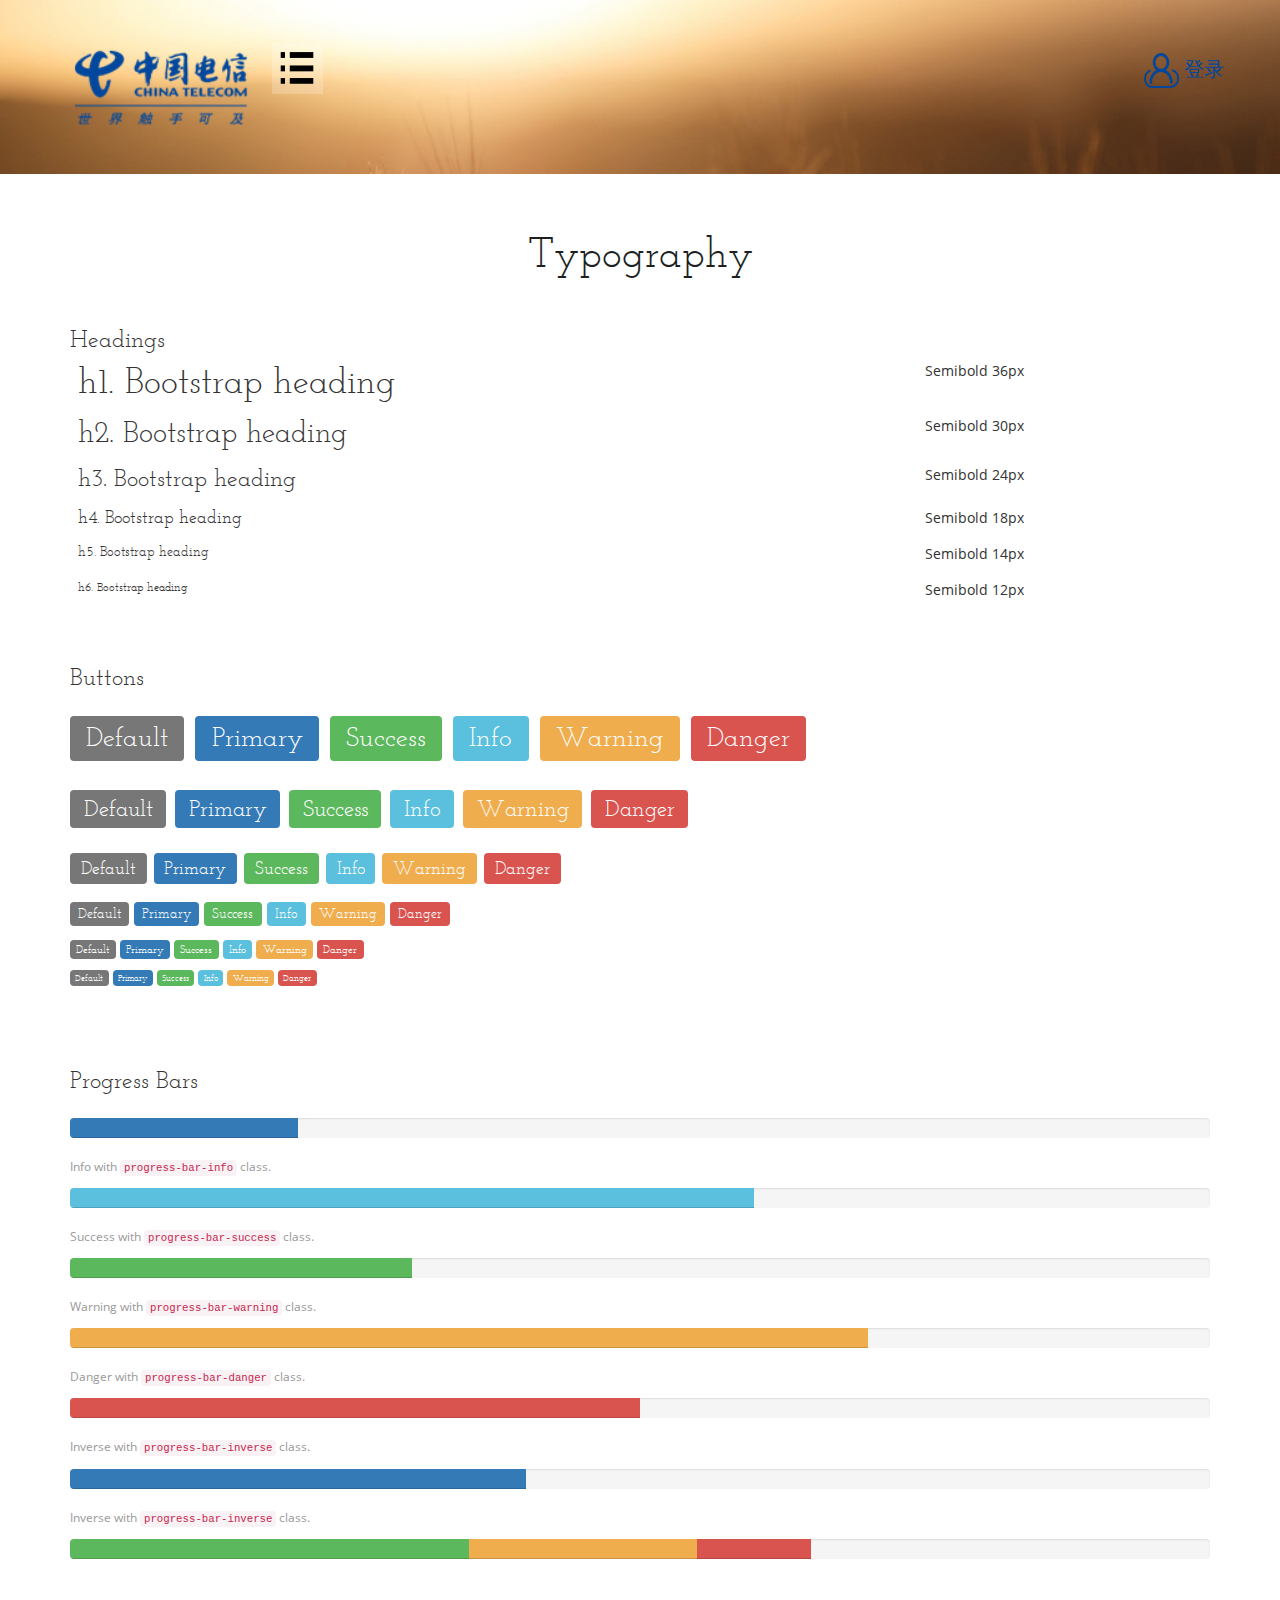
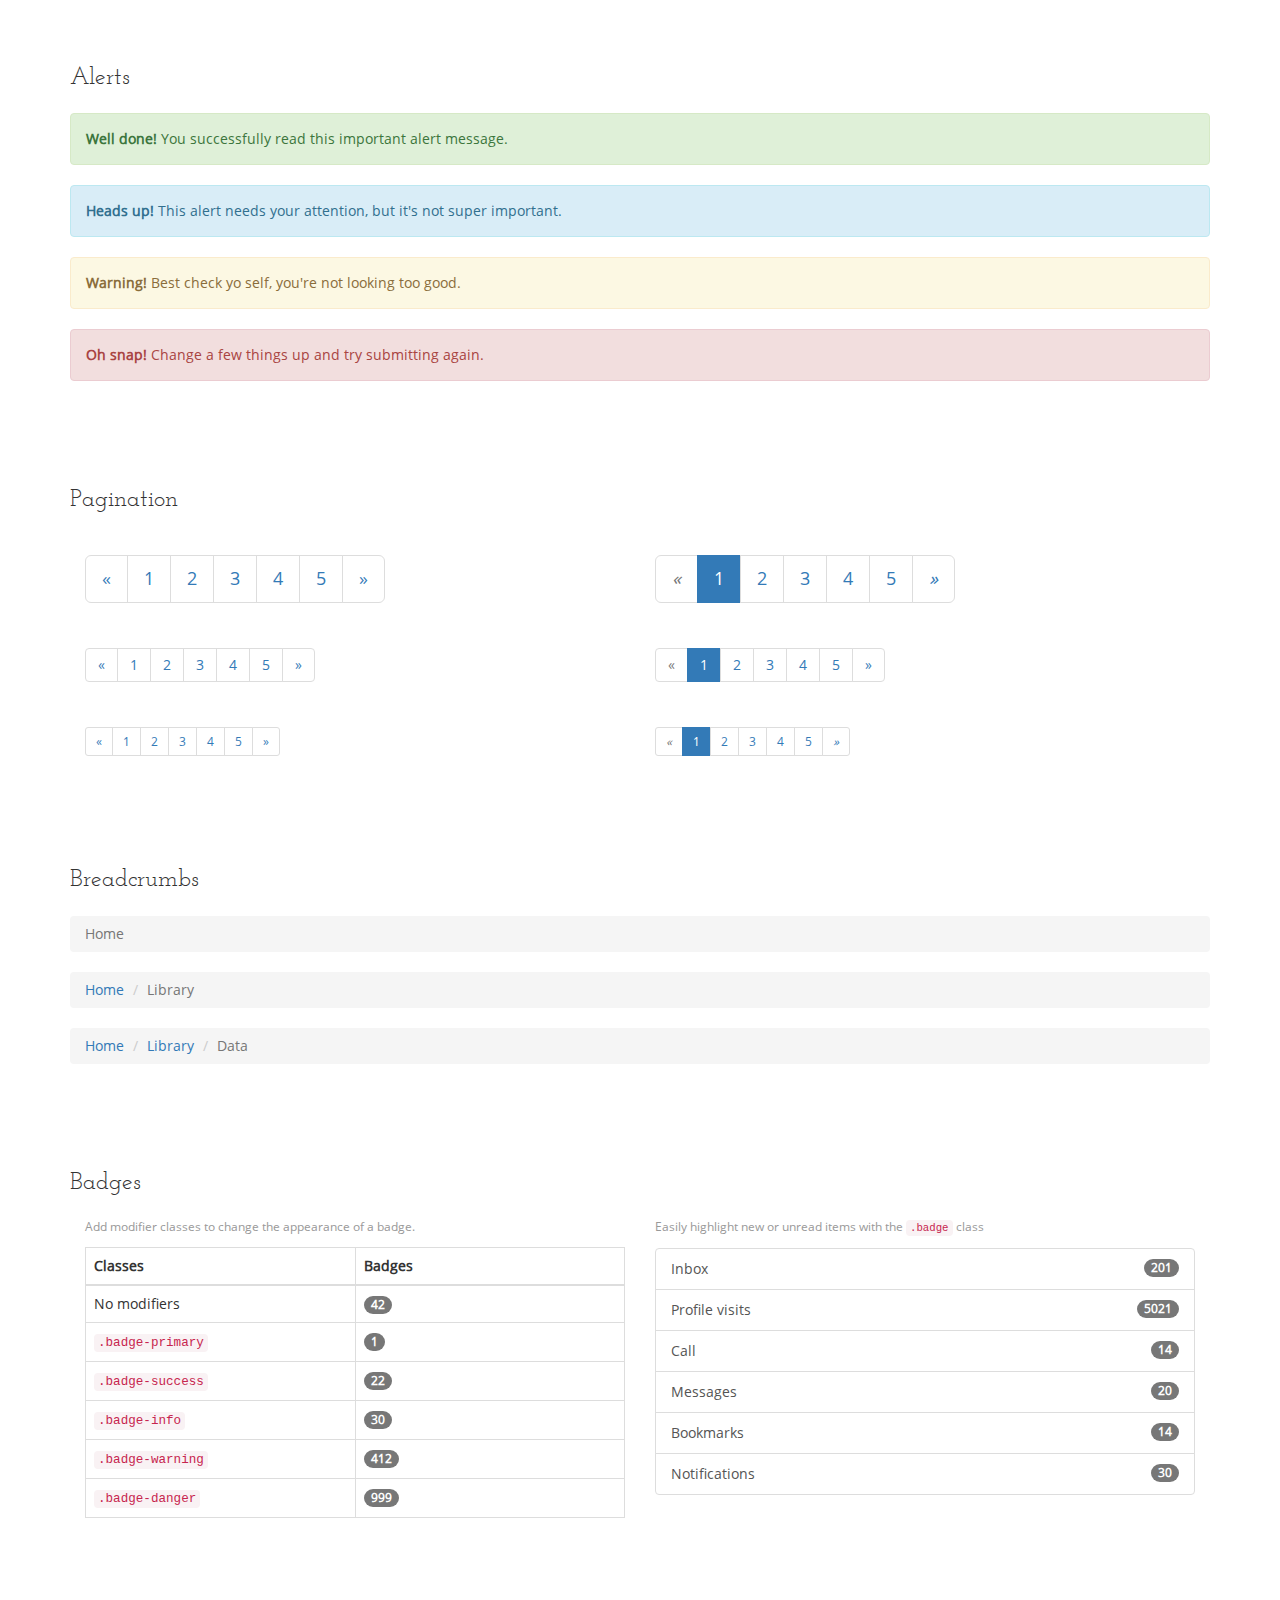
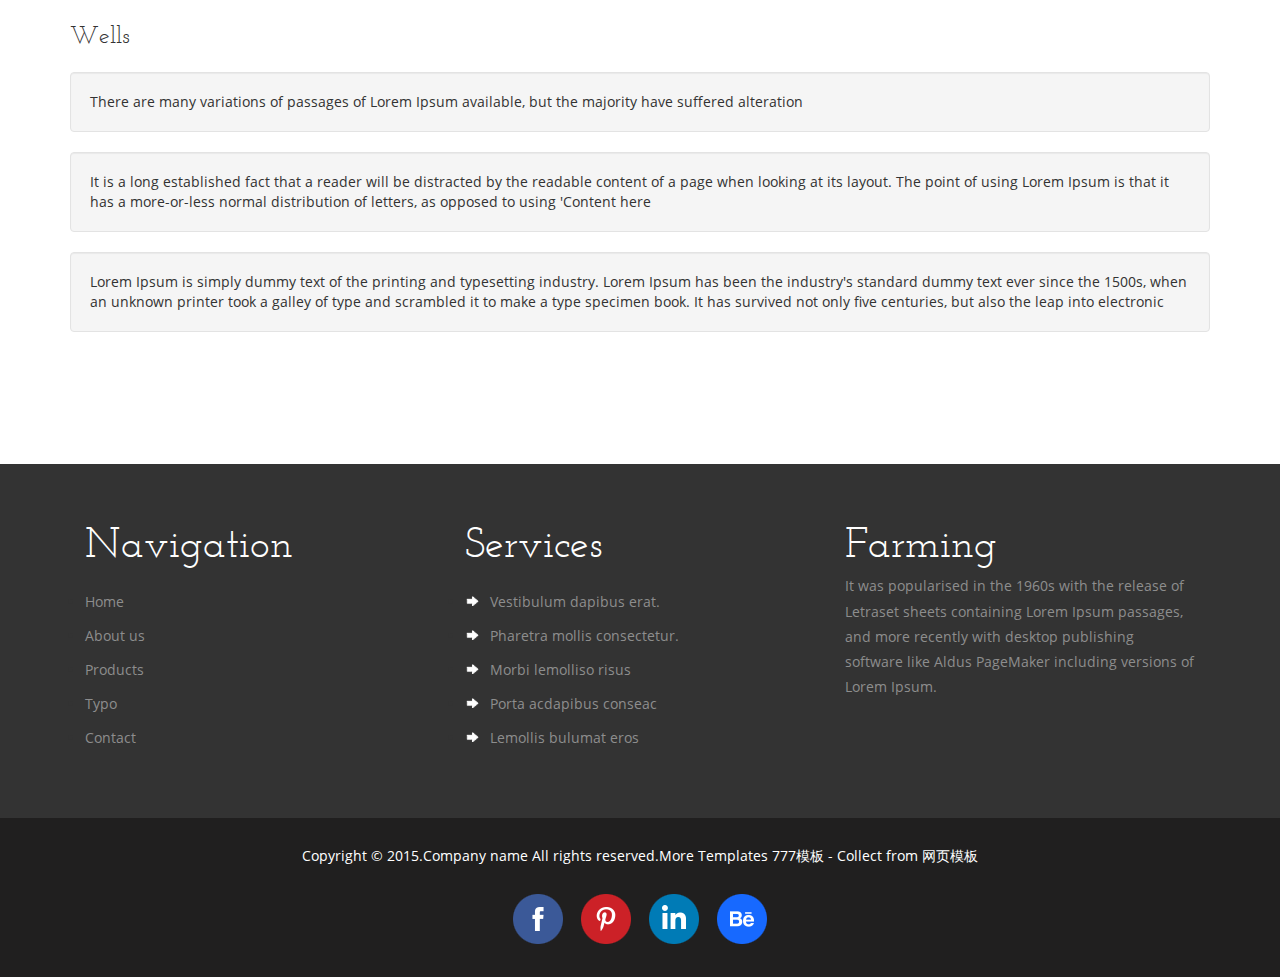
<file: typo.html>
<!DOCTYPE html>
<html>
<head>
<title>案例分析</title>
<link href="css/bootstrap.css" type="text/css" rel="stylesheet" media="all">
<link href="css/style.css" type="text/css" rel="stylesheet" media="all">
<link href="css/component.css" rel="stylesheet" type="text/css"  />
<!-- Custom Theme files -->
<meta name="viewport" content="width=device-width, initial-scale=1">
<meta http-equiv="Content-Type" content="text/html; charset=utf-8" />
<meta name="keywords" content="Farming Responsive web template, Bootstrap Web Templates, Flat Web Templates, Andriod Compatible web template, 
	Smartphone Compatible web template, free webdesigns for Nokia, Samsung, LG, SonyErricsson, Motorola web design" />
<script type="application/x-javascript"> addEventListener("load", function() { setTimeout(hideURLbar, 0); }, false); function hideURLbar(){ window.scrollTo(0,1); } </script>
<!-- //Custom Theme files -->
<!-- js -->
<script src="js/jquery-1.11.1.min.js"></script> 
<script src="js/modernizr.custom.js"></script>
<!-- //js -->
</head>
<body class="cbp-spmenu-push">
	<!--banner-->
	<div class="banner abt-bnr">
		<!--header-->		
		<div class="header">
			<div class="container">	
				<div class="logo">
					<a href="index.html"> <img src="images/logo.png" alt=""/></a>
				</div>
				<a href="login.html">
					<button class="login-btn">
						<img src="images/login.png" alt=""/>
						登录
					</button>
				</a>
				<!-- menu -->
				<div class="top-nav">
					<nav class="cbp-spmenu cbp-spmenu-vertical cbp-spmenu-left" id="cbp-spmenu-s2">
						<h3>导航</h3>
						<a href="index.html">首页</a>
						<a href="about.html">关于我们</a>
						<a href="products.html">产品介绍</a>
						<a href="typo.html" class="active">案例分析</a>
						<a href="contact.html">联系我们</a>
					</nav>
					<div class="main buttonset">	
							<!-- Class "cbp-spmenu-open" gets applied to menu and "cbp-spmenu-push-toleft" or "cbp-spmenu-push-toright" to the body -->
							<button id="showRightPush"><img src="images/menu-icon.png" alt=""/></button>
							<!--<span class="menu"></span>-->
					</div>
					<!-- Classie - class helper functions by @desandro https://github.com/desandro/classie -->
					<script src="js/classie.js"></script>
					<script>
						var menuRight = document.getElementById( 'cbp-spmenu-s2' ),
						showRightPush = document.getElementById( 'showRightPush' ),
						body = document.body;

						showRightPush.onclick = function() {
							classie.toggle( this, 'active' );
							classie.toggle( body, 'cbp-spmenu-push-toright' );
							classie.toggle( menuRight, 'cbp-spmenu-open' );
							disableOther( 'showRightPush' );
						};

						function disableOther( button ) {
							if( button !== 'showRightPush' ) {
								classie.toggle( showRightPush, 'disabled' );
							}
						}
					</script>
					<!-- /script-for-menu -->
				</div>	
				<!-- //menu -->
			</div>
		</div>
		<!--//header-->
	</div>
	<!--//banner-->
	<!--typography-page -->
	<div class="typo">
		<div class="container">
			<h3 class="typo-title">Typography</h3>
			<div class="grid_3 grid_4">
				<h3>Headings</h3>
				<div class="bs-example">
					<table class="table">
						<tbody>
							<tr>
								<td><h1 id="h1.-bootstrap-heading">h1. Bootstrap heading<a class="anchorjs-link" href="#h1.-bootstrap-heading"><span class="anchorjs-icon"></span></a></h1></td>
								<td class="type-info">Semibold 36px</td>
							</tr>
							<tr>
								<td><h2 id="h2.-bootstrap-heading">h2. Bootstrap heading<a class="anchorjs-link" href="#h2.-bootstrap-heading"><span class="anchorjs-icon"></span></a></h2></td>
								<td class="type-info">Semibold 30px</td>
							</tr>
							<tr>
								<td><h3 id="h3.-bootstrap-heading">h3. Bootstrap heading<a class="anchorjs-link" href="#h3.-bootstrap-heading"><span class="anchorjs-icon"></span></a></h3></td>
								<td class="type-info">Semibold 24px</td>
							</tr>
							<tr>
								<td><h4 id="h4.-bootstrap-heading">h4. Bootstrap heading<a class="anchorjs-link" href="#h4.-bootstrap-heading"><span class="anchorjs-icon"></span></a></h4></td>
								<td class="type-info">Semibold 18px</td>
							</tr>
							<tr>
								<td><h5 id="h5.-bootstrap-heading">h5. Bootstrap heading<a class="anchorjs-link" href="#h5.-bootstrap-heading"><span class="anchorjs-icon"></span></a></h5></td>
								<td class="type-info">Semibold 14px</td>
							</tr>
							<tr>
								<td><h6>h6. Bootstrap heading</h6></td>
								<td class="type-info">Semibold 12px</td>
							</tr>
						</tbody>
					</table>
				</div>
			</div>
			<div class="grid_3 grid_5">
				<h3>Buttons</h3>
				<h1>
					<a href="#"><span class="label label-default">Default</span></a>
					<a href="#"><span class="label label-primary">Primary</span></a>
					<a href="#"><span class="label label-success">Success</span></a>
					<a href="#"><span class="label label-info">Info</span></a>
					<a href="#"><span class="label label-warning">Warning</span></a>
					<a href="#"><span class="label label-danger">Danger</span></a>
				</h1>
				<h2>
					<a href="#"><span class="label label-default">Default</span></a>
					<a href="#"><span class="label label-primary">Primary</span></a>
					<a href="#"><span class="label label-success">Success</span></a>
					<a href="#"><span class="label label-info">Info</span></a>
					<a href="#"><span class="label label-warning">Warning</span></a>
					<a href="#"><span class="label label-danger">Danger</span></a>
				</h2>
				<h3>
					<a href="#"><span class="label label-default">Default</span></a>
					<a href="#"><span class="label label-primary">Primary</span></a>
					<a href="#"><span class="label label-success">Success</span></a>
					<a href="#"><span class="label label-info">Info</span></a>
					<a href="#"><span class="label label-warning">Warning</span></a>
					<a href="#"><span class="label label-danger">Danger</span></a>
				</h3>
				<h4>
					<a href="#"><span class="label label-default">Default</span></a>
					<a href="#"><span class="label label-primary">Primary</span></a>
					<a href="#"><span class="label label-success">Success</span></a>
					<a href="#"><span class="label label-info">Info</span></a>
					<a href="#"><span class="label label-warning">Warning</span></a>
					<a href="#"><span class="label label-danger">Danger</span></a>
				</h4>
				<h5>
					<a href="#"><span class="label label-default">Default</span></a>
					<a href="#"><span class="label label-primary">Primary</span></a>
					<a href="#"><span class="label label-success">Success</span></a>
					<a href="#"><span class="label label-info">Info</span></a>
					<a href="#"><span class="label label-warning">Warning</span></a>
					<a href="#"><span class="label label-danger">Danger</span></a>
				</h5>
				<h6>
					<a href="#"><span class="label label-default">Default</span></a>
					<a href="#"><span class="label label-primary">Primary</span></a>
					<a href="#"><span class="label label-success">Success</span></a>
					<a href="#"><span class="label label-info">Info</span></a>
					<a href="#"><span class="label label-warning">Warning</span></a>
					<a href="#"><span class="label label-danger">Danger</span></a>
				</h6>
			</div>			   
			<div class="grid_3 grid_5">
				<h3>Progress Bars</h3>
				<div class="tab-content">
					<div class="tab-pane active" id="domprogress">
						<div class="progress">    
							<div class="progress-bar progress-bar-primary" style="width: 20%"></div>
						</div>
						<p>Info with <code>progress-bar-info</code> class.</p>
						<div class="progress">    
							<div class="progress-bar progress-bar-info" style="width: 60%"></div>
						</div>
						<p>Success with <code>progress-bar-success</code> class.</p>
						<div class="progress">
							<div class="progress-bar progress-bar-success" style="width: 30%"></div>
						</div>
						<p>Warning with <code>progress-bar-warning</code> class.</p>
						<div class="progress">
							<div class="progress-bar progress-bar-warning" style="width: 70%"></div>
						</div>
						<p>Danger with <code>progress-bar-danger</code> class.</p>
						<div class="progress">
							<div class="progress-bar progress-bar-danger" style="width: 50%"></div>
						</div>
						<p>Inverse with <code>progress-bar-inverse</code> class.</p>
						<div class="progress">
							<div class="progress-bar progress-bar-inverse" style="width: 40%"></div>
						</div>
						<p>Inverse with <code>progress-bar-inverse</code> class.</p>
						<div class="progress">
							<div class="progress-bar progress-bar-success" style="width: 35%"><span class="sr-only">35% Complete (success)</span></div>
							<div class="progress-bar progress-bar-warning" style="width: 20%"><span class="sr-only">20% Complete (warning)</span></div>
							<div class="progress-bar progress-bar-danger" style="width: 10%"><span class="sr-only">10% Complete (danger)</span></div>
						</div>
					</div>
				</div>
			</div>
			<div class="grid_3 grid_5">
				<h3>Alerts</h3>
				<div class="alert alert-success" role="alert">
					<strong>Well done!</strong> You successfully read this important alert message.
				</div>
				<div class="alert alert-info" role="alert">
					<strong>Heads up!</strong> This alert needs your attention, but it's not super important.
				</div>
				<div class="alert alert-warning" role="alert">
					<strong>Warning!</strong> Best check yo self, you're not looking too good.
				</div>
				<div class="alert alert-danger" role="alert">
					<strong>Oh snap!</strong> Change a few things up and try submitting again.
				</div>
			</div>
			<div class="grid_3 grid_5">
				<h3>Pagination</h3>
				<div class="col-md-6">
					<nav>
						<ul class="pagination pagination-lg">
							<li><a href="#" aria-label="Previous"><span aria-hidden="true">«</span></a></li>
							<li><a href="#">1</a></li>
							<li><a href="#">2</a></li>
							<li><a href="#">3</a></li>
							<li><a href="#">4</a></li>
							<li><a href="#">5</a></li>
							<li><a href="#" aria-label="Next"><span aria-hidden="true">»</span></a></li>
						</ul>
					</nav>
					<nav>
						<ul class="pagination">
							<li><a href="#" aria-label="Previous"><span aria-hidden="true">«</span></a></li>
							<li><a href="#">1</a></li>
							<li><a href="#">2</a></li>
							<li><a href="#">3</a></li>
							<li><a href="#">4</a></li>
							<li><a href="#">5</a></li>
							<li><a href="#" aria-label="Next"><span aria-hidden="true">»</span></a></li>
						</ul>
					</nav>
					<nav>
						<ul class="pagination pagination-sm">
							<li><a href="#" aria-label="Previous"><span aria-hidden="true">«</span></a></li>
							<li><a href="#">1</a></li>
							<li><a href="#">2</a></li>
							<li><a href="#">3</a></li>
							<li><a href="#">4</a></li>
							<li><a href="#">5</a></li>
							<li><a href="#" aria-label="Next"><span aria-hidden="true">»</span></a></li>
						</ul>
					</nav>
				</div>
				<div class="col-md-6">
					<ul class="pagination pagination-lg">
						<li class="disabled"><a href="#"><i class="fa fa-angle-left">«</i></a></li>
						<li class="active"><a href="#">1</a></li>
						<li><a href="#">2</a></li>
						<li><a href="#">3</a></li>
						<li><a href="#">4</a></li>
						<li><a href="#">5</a></li>
						<li><a href="#"><i class="fa fa-angle-right">»</i></a></li>
					</ul>
					<nav>
						<ul class="pagination">
							<li class="disabled"><a href="#" aria-label="Previous"><span aria-hidden="true">«</span></a></li>
							<li class="active"><a href="#">1 <span class="sr-only">(current)</span></a></li>
							<li><a href="#">2</a></li>
							<li><a href="#">3</a></li>
							<li><a href="#">4</a></li>
							<li><a href="#">5</a></li>
							<li><a href="#" aria-label="Next"><span aria-hidden="true">»</span></a></li>
						</ul>
					</nav>
					<ul class="pagination pagination-sm">
						<li class="disabled"><a href="#"><i class="fa fa-angle-left">«</i></a></li>
						<li class="active"><a href="#">1</a></li>
						<li><a href="#">2</a></li>
						<li><a href="#">3</a></li>
						<li><a href="#">4</a></li>
						<li><a href="#">5</a></li>
						<li><a href="#"><i class="fa fa-angle-right">»</i></a></li>
					</ul>
				</div>
				<div class="clearfix"> </div>
			</div>
			<div class="grid_3 grid_5">
				<h3>Breadcrumbs</h3>
				<ol class="breadcrumb">
					<li class="active">Home</li>
				</ol>
				<ol class="breadcrumb">
					<li><a href="#">Home</a></li>
					<li class="active">Library</li>
				</ol>
				<ol class="breadcrumb">
					<li><a href="#">Home</a></li>
					<li><a href="#">Library</a></li>
					<li class="active">Data</li>
				</ol>
			</div>
			<div class="grid_3 grid_5">
				<h3>Badges</h3>
				<div class="col-md-6">
					<p>Add modifier classes to change the appearance of a badge.</p>
					<table class="table table-bordered">
						<thead>
							<tr>
								<th width="50%">Classes</th>
								<th width="50%">Badges</th>
							</tr>
						</thead>
						<tbody>
							<tr>
								<td>No modifiers</td>
								<td><span class="badge">42</span></td>
							</tr>
							<tr>
								<td><code>.badge-primary</code></td>
								<td><span class="badge badge-primary">1</span></td>
							</tr>
							<tr>
								<td><code>.badge-success</code></td>
								<td><span class="badge badge-success">22</span></td>
							</tr>
							<tr>
								<td><code>.badge-info</code></td>
								<td><span class="badge badge-info">30</span></td>
							</tr>
							<tr>
								<td><code>.badge-warning</code></td>
								<td><span class="badge badge-warning">412</span></td>
							</tr>
							<tr>
								<td><code>.badge-danger</code></td>
								<td><span class="badge badge-danger">999</span></td>
							</tr>
						</tbody>
					</table>                    
				</div>
				<div class="col-md-6">
					<p>Easily highlight new or unread items with the <code>.badge</code> class</p>
					<div class="list-group list-group-alternate"> 
						<a href="#" class="list-group-item"><span class="badge">201</span> <i class="ti ti-email"></i> Inbox </a> 
						<a href="#" class="list-group-item"><span class="badge badge-primary">5021</span> <i class="ti ti-eye"></i> Profile visits </a> 
						<a href="#" class="list-group-item"><span class="badge">14</span> <i class="ti ti-headphone-alt"></i> Call </a> 
						<a href="#" class="list-group-item"><span class="badge">20</span> <i class="ti ti-comments"></i> Messages </a> 
						<a href="#" class="list-group-item"><span class="badge badge-warning">14</span> <i class="ti ti-bookmark"></i> Bookmarks </a> 
						<a href="#" class="list-group-item"><span class="badge badge-danger">30</span> <i class="ti ti-bell"></i> Notifications </a> 
					</div>
				</div>
			   <div class="clearfix"> </div>
			</div>	 
			<div class="grid_3 grid_5">
				<h3>Wells</h3>
				<div class="well">
					There are many variations of passages of Lorem Ipsum available, but the majority have suffered alteration
				</div>
				<div class="well">
					It is a long established fact that a reader will be distracted by the readable content of a page when looking at its layout. The point of using Lorem Ipsum is that it has a more-or-less normal distribution of letters, as opposed to using 'Content here
				</div>
				<div class="well">
						Lorem Ipsum is simply dummy text of the printing and typesetting industry. Lorem Ipsum has been the industry's standard dummy text ever since the 1500s, when an unknown printer took a galley of type and scrambled it to make a type specimen book. It has survived not only five centuries, but also the leap into electronic
				</div>
			</div>
		</div>
	</div>
	<!-- //typography-page -->
	<!--footer-->
	<div class="footer">
		<div class="container">
			<div class="footer-row">
				<div class="col-md-4 footer-grids">
					<h3>Navigation</h3>					
					<ul>
						<li><a href="index.html">Home</a></li>
						<li><a href="about.html">About us</a></li>
						<li><a href="products.html">Products</a></li>
						<li><a href="typo.html">Typo</a></li>
						<li><a href="contact.html">Contact</a></li>
					</ul>
				</div>
				<div class="col-md-4 footer-grids">
					<h3>Services</h3>
					<ul>
						<li><a href="#">Vestibulum dapibus erat.</a></li>
						<li><a href="#">Pharetra mollis consectetur.</a></li>
						<li><a href="#">Morbi lemolliso risus</a></li>
						<li><a href="#">Porta acdapibus conseac</a></li>
						<li><a href="#">Lemollis bulumat eros</a></li>
					</ul>
				</div>
				<div class="col-md-4 footer-grids">
					<h2><a href="index.html">Farming</a></h2>
					<p>It was popularised in the 1960s with the release of Letraset sheets containing Lorem Ipsum passages, and more recently with desktop publishing software like Aldus PageMaker including versions of Lorem Ipsum. <p>
				</div>
				<div class="clearfix"> </div>
			</div>
		</div>
	</div>
	<div class="footer-bottom">
		<div class="container">
			<div class="footer-left">
				<p>Copyright &copy; 2015.Company name All rights reserved.More Templates <a href="http://www.777moban.com/" target="_blank" title="777模板">777模板</a> - Collect from <a href="http://www.777moban.com/" title="网页模板" target="_blank">网页模板</a></p>		
			</div>
			<div class="footer-right">
				<ul class="icons">
					<li><a href="#" data-toggle="tooltip" data-placement="top" title="Facebook"> </a></li>
					<li><a class="twt" href="#" data-toggle="tooltip" data-placement="top" title="Pinterest"> </a></li>
					<li><a class="drbl" href="#" data-toggle="tooltip" data-placement="top" title="Linkedin"> </a></li>
					<li><a class="be" href="#" data-toggle="tooltip" data-placement="top" title="Behance"> </a></li>
				</ul>
			</div>
			<script>$(function () {
			  $('[data-toggle="tooltip"]').tooltip()
			})</script>
		</div>
	</div>
	<!--//footer-->
	<!-- Bootstrap core JavaScript
    ================================================== -->
    <!-- Placed at the end of the document so the pages load faster -->
    <script src="js/bootstrap.js"> </script>
</body>
</html>
</file>
<file: css/style.css>
body{
	margin:0;
	font-family: 'OpenSans-Regular';
}
@font-face {
    font-family: 'OpenSans-Regular';
    src: url(../fonts/OpenSans-Regular.ttf) format('truetype');
}
@font-face {
    font-family: 'JosefinSlab-Regular';
    src: url(../fonts/JosefinSlab-Regular.ttf) format('truetype');
}
body a{
	transition: 0.5s all ease;
	-webkit-transition: 0.5s all ease;
	-moz-transition: 0.5s all ease;
	-o-transition: 0.5s all ease;
	-ms-transition: 0.5s all ease;
}
h1,h2,h3,h4,h5,h6{
	margin:0;	
	font-family: 'JosefinSlab-Regular';
}
p{
	margin:0;
}
ul,label{
	margin:0;
	padding:0;
}
body a:hover{
	text-decoration:none;
}
/*--banner--*/
.banner{
	background:url(../images/banner.jpg) no-repeat 0px 0px;
	background-size:cover;
	min-height:700px;
}
.header {
  padding: 3em 0;
}
.logo {
  float: left;
  margin-right: 20px;
}
.logo a {
  display: block;
}
.top-nav {
  float: left;
  width: 4%;
  margin-top: .3em;
}
/*--menu导航栏样式--*/
/*导航栏按钮*/
button#showRightPush {
  border: none;
  background: rgba(255, 255, 255, 0.21);
  padding: 8px;
  outline: none;
  position: fixed;
  z-index: 1;
}
button#showRightPush img{
  width: 35px;
  height: 35px;
}
nav#cbp-spmenu-s2 {
  background:rgba(84, 84, 84, 1);
  text-align: center;
}
nav#cbp-spmenu-s2 a {
	color: #fff;
	display: block;
	padding: 20px 25px;
	font-size: 18px;
	font-weight: 400;
	border: none;
	margin: 0;
	transition: .5s all;
	border-bottom: 1px dotted rgb(118, 118, 118);
	text-decoration: none;
}
nav#cbp-spmenu-s2 a:hover {
	text-decoration: none;
	color:#D3564A;
	background: none;
}
nav#cbp-spmenu-s2 a.active {
	color: #1296db;
}
nav#cbp-spmenu-s2 h3 {
  background: #1296db;
  color: #fff;
  font-size: 3em;
}
/*-- //menu --*/
.banner-text {
  text-align: center;
  margin: 7em auto 0;
  width: 72%;
  border: 20px solid rgba(255, 255, 255, 0.21);
  padding: 5em 0;
}
.banner-text h1 {
  font-size: 3em;
  color: #fff;
}
.banner-text p {
  color: #fff;
  font-size: 1.2em;
  line-height: 1.8em;
  width: 75%;
  margin: 1em auto 0;
  letter-spacing: 2px;
}
.copyrights{
	text-indent:-9999px;
	height:0;
	line-height:0;
	font-size:0;
	overflow:hidden;
}
h3.title {
  font-size: 3em;
  text-align: center;
  color: #201F1F;
}
p.title {
  font-size: 1em;
  text-align: center;
  width: 69%;
  margin: 1em auto 0;
  color: #8D8D8D;
  line-height: 1.8em;
}
/*--home-about--*/
.hm-about {
  padding: 5em 0 2em;
}
.hm-about img{
	width:100%;
}
.hm-about h5 {
  font-size: 1.8em;
  color: #201F1F;
}
.hm-about p {
  font-size: 1em;
  margin: 1em auto 1.5em;
  line-height: 1.8em;
  color:#8D8D8D;
}
/*--//home-about--*/
.banner-bottom {
  padding: 5em 0;
}
.banner-bottom h4 {
  font-size: 2.5em;
  text-align: center;
  margin: 2em;
  color: #e74c3c;
}
.banner-bottom h5 {
  font-size: 1.8em;
  color: #000;
}
.bttm-grids-info p {
  text-align: left;
  color: #8D8D8D;
  font-size: 1em;
  line-height: 1.8em;
  margin-top: 0.5em;
}
/* Button 1d */
.btn {
  border:1px solid #333;
  color: #333;
  font-size: 1em;
  background: none;
  cursor: pointer;
  padding: 0.5em 2em;
  display: inline-block;
  letter-spacing: 1px;
  outline: none;
  position: relative;
  -webkit-transition: all 0.3s;
  -moz-transition: all 0.3s;
  -o-transition: all 0.3s;
  -ms-transition: all 0.3s;
  transition: all 0.3s;
  border-radius: 0;
}
.btn:after {
	content: '';
	position: absolute;
	z-index: -1;
	-webkit-transition: all 0.3s;
	-moz-transition: all 0.3s;
	transition: all 0.3s;
}
.btn-1d {
	overflow: hidden;
}

.btn-1d:after {
	width: 0;
	height: 103%;
	top: 50%;
	left: 50%;
	background: #e74c3c;	
	opacity: 0;
	-webkit-transform: translateX(-50%) translateY(-50%);
	-moz-transform: translateX(-50%) translateY(-50%);
	-ms-transform: translateX(-50%) translateY(-50%);
	transform: translateX(-50%) translateY(-50%);
}

.btn-1d:hover,
.btn-1d:active {
	color: #fff;
	border-color:#e74c3c;
}

.btn-1d:hover:after {
	width: 100%;
	opacity: 1;
}

.btn-1d:active:after {
	width: 101%;
	opacity: 1;
}
/*--slid--*/
.slid {
  background: url(../images/slid.jpg) no-repeat 0px 0px;
  background-size: cover;
  padding: 5em 0;
  text-align: center;
}
.slid-grids {
  width: 25%;
  margin: 0 3em;
  padding: 2.5em 0 3em;
  transition: 0.5s all ease;
	-webkit-transition: 0.5s all ease;
	-moz-transition: 0.5s all ease;
	-o-transition: 0.5s all ease;
	-ms-transition: 0.5s all ease;
}
.slid h4 {
  color: #fff;
  font-size: 2.5em;
}
.slid h5 {
  font-size: 1.8em;
  color: #fff;
  margin: 1em 0;
  font-weight: 900;
}
.slid-grids a.btn.btn-1.btn-1d {
  color: #fff;
  z-index: 0;
}
.slid-grids:hover {
  background: rgba(11, 11, 11, 0.69);
  transform: scale(1.15);
  -webkit-transform: scale(1.15);
  -ms-transform: scale(1.15);
  -moz-transform: scale(1.15);
  -o-transform: scale(1.15);
}
.slid-row {
  margin-top: 3em;
}
.slid h3.title {
  color: #fff;
}
.slid p.title {
  color: #FFF;
}
/*--//slid--*/
/*--services--*/
.services {
  margin: 5em 0;
}
.service-grids {
  padding-top: 4em;
  text-align: center;
}
.srvc-img {
  display: inline-block;
  border: 2px dotted #817E7E;
  padding: 1.5em;
  border-radius: 50%;
  -webkit-border-radius: 50%;
  -ms-border-radius: 50%;
  -o-border-radius: 50%;
  -moz-border-radius: 50%;
}
.service-grids p {
  color: #8D8D8D;
  font-size: 1em;
  line-height: 1.8em;
}
.service-grids h5 {
  font-size: 1.8em;
  color: #E74C3C;
  margin:.5em 0;
}
.srvc-grids-info:hover .srvc-img{
	transform:rotateY(360deg);
	-webkit-transform:rotateY(360deg);
	-o-transform:rotateY(360deg);
	-ms-transform:rotateY(360deg);
	-moz-transform:rotateY(360deg);
	transition: 0.5s all ease;
	-webkit-transition: 0.5s all ease;
	-moz-transition: 0.5s all ease;
	-o-transition: 0.5s all ease;
	-ms-transition: 0.5s all ease;
}
/*--//services--*/
/*--testi--*/
.testi {
  background: url(../images/slid1.jpg) no-repeat 0px 0px;
  background-size: cover;
  padding: 5em 0;
  text-align: center;
}
/*--//testi--*/
/*------------------ Slider Part starts Here----------*/

#slider3,#slider4 {
  box-shadow: none;
  -moz-box-shadow: none;
  -webkit-box-shadow: none;
  margin: 0 auto;
}
.rslides_tabs {
  list-style: none;
  padding: 0;
  background: rgba(0,0,0,.25);
  box-shadow: 0 0 1px rgba(255,255,255,.3), inset 0 0 5px rgba(0,0,0,1.0);
  -moz-box-shadow: 0 0 1px rgba(255,255,255,.3), inset 0 0 5px rgba(0,0,0,1.0);
  -webkit-box-shadow: 0 0 1px rgba(255,255,255,.3), inset 0 0 5px rgba(0,0,0,1.0);
  font-size: 18px;
  list-style: none;
  margin: 0 auto 50px;
  max-width: 540px;
  padding: 10px 0;
  text-align: center;
  width: 100%;
}
.rslides_tabs li {
  display: inline;
  float: none;
  margin-right: 1px;
}
.rslides_tabs a {
  width: auto;
  line-height: 20px;
  padding: 9px 20px;
  height: auto;
  background: transparent;
  display: inline;
}
.rslides_tabs li:first-child {
  margin-left: 0;
}
.rslides_tabs .rslides_here a {
  background: rgba(255,255,255,.1);
  color: #fff;
  font-weight: bold;
}
.events {
  list-style: none;
}
.banner-title .callbacks_container {
  background-color: rgba(84, 179, 174, 0.99);
  padding: 10em 2em 0;
  display: inline-block;
  min-height:598px;
}
.callbacks {
  position: relative;
  list-style: none;
  overflow: hidden;
  width: 100%;
  padding: 0;
  margin: 0;
}
.callbacks li {
  position: absolute;
  width: 100%;
  left: 0;
  top: 0;
}
.callbacks img {
  position: relative;
  z-index: 1;
  height: auto;
  border: 0;
}
.callbacks_nav {
  	position: absolute;
  -webkit-tap-highlight-color: rgba(0,0,0,0);
  top: 41%;
  left: 10%;
  z-index: 3;
  text-indent: -9999px;
  overflow: hidden;
  text-decoration: none;
  height: 51px;
  width: 22px;
  background: transparent url("../images/icons.png") no-repeat 0px -4px;
}
.callbacks_nav:active {
  opacity: 1.0;
}
.callbacks_nav.next {
  left: auto;
  right: 10%;
  background: url(../images/icons.png)no-repeat -41px -4px;
}
#slider3-pager a ,#slider4-pager a {
  display: inline-block;
}
#slider3-pager span, #slider4-pager span{
  float: left;
}
#slider3-pager span,#slider4-pager span{
	width:100px;
	height:15px;
	background:#fff;
	display:inline-block;
	border-radius:30em;
	opacity:0.6;
}
#slider3-pager .rslides_here a , #slider4-pager .rslides_here a {
  background: #FFF;
  border-radius:30em;
  opacity:1;
}
#slider3-pager a ,#slider4-pager a{
  padding: 0;
}
#slider3-pager li ,#slider4-pager li{
	display:inline-block;
}
.rslides {
  position: relative;
  list-style: none;
  overflow: hidden;
  width: 100%;
  padding: 0;
  margin: 0;
}
.rslides li {
  -webkit-backface-visibility: hidden;
  position: absolute;
  display: none;
  width: 100%;
  left: 0;
  top: 0;
  z-index:0 !important;
}
.rslides li{
  position: relative;
  display: block;
  float: left;
}
.rslides img {
  height: auto;
  border: 0;
  width:100%;
}
.callbacks_tabs {
  list-style: none;
  position: absolute;
  bottom: 13%;
  z-index: 0;
  left: 46%;
  padding: 0;
  margin: 0;
}
.slider-top{
	text-align: center;
	padding:10em 0;
}
.slider-top h1{
	font-weight:700;
	font-size:48px;
	color:#010101;
}
.slider-top p{
	font-weight:400;
	font-size:20px;
	padding:1em 7em;
	color:#010101;
}
.slider-top ul.social-slide{
	display:inline-flex;
	margin: 0px;
	padding: 0px;
}
ul.social-slide li i{
	width:70px;
	height:74px;
	background:url(../images/img-resources.png)no-repeat;
	display: inline-block;
	margin:0px 15px;
}
ul.social-slide li i.win{
	background-position:-6px 0px;
} 
ul.social-slide li i.android{
	background-position:-110px 0px;
}
ul.social-slide li i.mac{
	background-position:-215px 0px;
}
.callbacks_tabs li{
	display: inline-block;
	margin: 0 .5em;
}
@media screen and (max-width: 600px){
  .callbacks_nav {
    top: 47%;
    }
}
/*----*/
.callbacks_tabs a{
 visibility: hidden;
}
.callbacks_tabs a:after {
  content: "\f111";
  font-size: 0;
  font-family: FontAwesome;
  visibility: visible;
  display: block;
  height: 13px;
  width: 13px;
  display: inline-block;
  background: #FCFAFA;
  border-radius: 50%;
}
.callbacks_here a:after {
  background: #E74C3C; 
  transform: scale(1.5);
  -webkit-transform: scale(1.5);
  -moz-transform: scale(1.5);
  -ms-transform: scale(1.5);
  -o-transform: scale(1.5);
  transition: .5s all;
  -ms-transition: .5s all;
  -moz-transition: .5s all;
  -webkit-transition: .5s all;
  -o-transition: .5s all;
}
/*--//slider end here--*/
/*--testmonial--*/
div#top {
  margin: 4em;
}
.testi{
	position:relative;
}
.testi p.title {
  color: #FFF;
}
.testi h3.title {
  color: #FFF;
}
.testi p {
  color: #8D8D8D;
  font-size: 1em;
  width: 70%;
  margin: 0 auto;
  line-height: 1.8em;
}
.testi h4 {
  color: #fff;
  font-size: 2.5em;
  margin: 1em 5em 0 0;
  text-align: right;
}
/*--//testmonial--*/
/*--footer--*/
.footer {
  padding: 4em 0;
  background-color: rgb(51, 51, 51);
}
.footer h3 {
  color: #fff;
  font-size: 3em;
  margin-bottom: 0.6em;
}
.footer-grids ul li {
  margin-bottom: 1em;
}
.footer-grids ul li a {
  color: #8D8D8D;
  font-size: 1em;
}
.footer-grids:nth-child(2) li a {
  padding-left: 1.8em;
}
.footer-grids a:hover {
  color: #E74C3C;
}
.footer-grids ul li{
	position:relative;
}
.footer-grids:nth-child(2) ul li a:before {
  content: '';
  background: url(../images/icon1.png)no-repeat 1px 0px;
  position: absolute;
  top: 23%;
  left: 0%;
  display: block;
  width: 19px;
  height: 10px;
  transition: 0.5s all ease;
  -webkit-transition: 0.5s all ease;
  -moz-transition: 0.5s all ease;
  -o-transition: 0.5s all ease;
  -ms-transition: 0.5s all ease;
}
.footer-grids h2 {
  color: #fff;
  font-size: 3em;
  font-family: 'JosefinSlab-Regular';
}
.footer-grids h2 a{
  color: #fff;
  font-family: 'JosefinSlab-Regular';
}
.footer-grids p {
  color: #8D8D8D;
  font-size:1em;
  margin-top: 0.5em;
  line-height: 1.8em;
}
.footer-bottom {
  background-color: #201F1F;
  padding: 2em 0;
  text-align: center;
}
.footer-left p {
  color: #fff;
  font-size: 1em;
}
.footer-left p a{
 color:#fff;
}
.footer-left p a:hover{
 color:#E74C3C;
 border-bottom:1px solid #fff;
}
.footer-right li {
  display: inline-block;
}
.footer-right li a {
  display:block;
  background: url(../images/iconsprite.png) no-repeat -7px -7px;
  width: 50px;
  height: 50px;
}
.footer-right {
  margin-top: 2em;
}
.footer-right li {
  margin: 0 0.5em;
}
.footer-right li a.twt {
  background: url(../images/iconsprite.png) no-repeat -7px -68px;
}
.footer-right li a.drbl {
  background: url(../images/iconsprite.png) no-repeat -7px -127px;
}
.footer-right li a.be {
  background: url(../images/iconsprite.png) no-repeat -7px -188px;
}
/*--about-page--*/
.banner.abt-bnr {
  min-height: 150px;
}
.about {
  padding: 5em 0;
}
.about h3 {
  font-size: 3em;
  color: #201F1F;
  margin-bottom: 0.5em;
}
.about img{
	width:100%;
}
.about h5 {
  font-size: 1.8em;
  color: #000;
  margin: .6em 0 0;
  line-height: 1.3em;
}
.about p {
  font-size: 1em;
  color: #8D8D8D;
  line-height: 1.8em;
  margin: .5em 0 1em;
}
h4.panel-title a {
  display: block;
  padding: 10px 15px;
  font-size: 0.9em;
}
h4.panel-title a:hover{
  color: #fff;
  background-color: rgba(51, 51, 51, 0.46);
}
.panel-heading{
    padding:0;
}
.team-grids {
  position: relative;
}
.team {
  margin-top: 5em;
}
.team-info {
  margin-top: 3.5em;
}
.team-grids a {
	overflow: hidden;
	position: relative;
	display: block;
}
.captn h4 {
  color: #fff;
  margin: .1em 0 0;
  font-size: 2.5em;
}
.captn p {
  color: #fff;
}
.team-grids a .captn {
  display: inline-block;
  height: 100%;
  width: 100%;
  font-weight: 800;
  color: #ffffff;
  position: absolute;
  bottom: -82%;
  right: 0;
  background-color: rgba(51, 51, 51, 0.68);
  padding: 5% 10%;
  text-align: center;
  -o-transition: all 0.3s ease;
  -moz-transition: all 0.3s ease;
  -ms-transition: all 0.3s ease;
  -webkit-transition: all 0.3s ease;
  transition: all 0.3s ease;
}
.team-grids a:hover .captn {
  width: 100%;
  bottom: 0%;
  padding: 40% 10%;
}
/*--//about-page--*/
/*--gallery-page--*/
.gallery {
  padding: 1em 0;
}
.gallery-grids .thumbnail {
  border: none;
  padding: 0;
  margin:0;
  overflow: hidden;
}
.gallery-grids {
  margin-bottom: 2.5em;
}
.gallery h3{
  font-size: 3em;
  text-align: center;
  color: #201F1F;
}
.gallery-info {
  margin-top: 2em;
}
.galry-grids {
  padding: 1em;
}
.galry-grids img {
  width: 100%;
}
.caption.gallery-caption {
  padding: 1.5em .5em;
}
.caption h5 {
  font-size: 1.8em;
  margin-bottom: 0.2em;
}
.caption h5 a{
  color: #e74c3c;
  font-family: 'JosefinSlab-Regular';
}
.caption h5 a:hover{
  color: #333;
}
.caption p {
  color: #8D8D8D;
  line-height: 1.8em;
  font-size: 1em;
}
img.zoom-img {
     transform: scale(1, 1);
	-webkit-transform: scale(1, 1);
	-moz-transform: scale(1, 1);
	-ms-transform: scale(1, 1);
	-o-transform: scale(1, 1);
	transition-timing-function: ease-out;
	-webkit-transition-timing-function: ease-out;
	-moz-transition-timing-function: ease-out;
	-ms-transition-timing-function: ease-out;
	-o-transition-timing-function: ease-out;
	-webkit-transition-duration: .5s;
	-moz-transition-duration: .5s;
	-ms-transition-duration: .5s;
	-o-transition-duration: .5s;
}
img.zoom-img:hover {
     transform: scale(1.08);
	-webkit-transform: scale(1.08);
	-moz-transform: scale(1.08);
	-ms-transform: scale(1.08);
	-o-transform: scale(1.08);
	-webkit-transition-timing-function: ease-in-out;
	-webkit-transition-duration: 750ms;
	-moz-transition-timing-function: ease-in-out;
	-moz-transition-duration: 750ms;
	-ms-transition-timing-function: ease-in-out;
	-o-transition-timing-function: ease-in-out;
	-ms-transition-duration: 750ms;
	-o-transition-duration: 750ms;
	overflow: hidden;
}
/*--//gallery-page--*/
/*--Typography--*/
.typo {
  padding: 4em 0;
}
h3.typo-title{
  font-size: 3em;
  text-align: center;
  color: #201F1F;
}
.show-grid [class^=col-] {
    background: #fff;
  text-align: center;
  margin-bottom: 10px;
  line-height: 2em;
  border: 10px solid #f0f0f0;
}
.show-grid [class*="col-"]:hover {
  background: #e0e0e0;
}
.grid_3{
	margin-bottom:2em;
}
.xs h3, h3.m_1{
	color:#000;
	font-size:1.7em;
	font-weight:300;
	margin-bottom: 1em;
}
.grid_3 p{
  color: #999;
  font-size: 0.85em;
  margin-bottom: 1em;
  font-weight: 300;
}
.grid_4{
	background:none;
	margin-top:50px;
}
.label {
  font-weight: 300 !important;
  border-radius:4px;
}  
.grid_5{
	background:none;
	padding:2em 0;
}
.grid_5 h3, .grid_5 h2, .grid_5 h1, .grid_5 h4, .grid_5 h5{
	margin-bottom:1em;
}
.table > thead > tr > th, .table > tbody > tr > th, .table > tfoot > tr > th, .table > thead > tr > td, .table > tbody > tr > td, .table > tfoot > tr > td {
  border-top: none !important;
}
.tab-content > .active {
  display: block;
  visibility: visible;
}
.pagination > .active > a, .pagination > .active > span, .pagination > .active > a:hover, .pagination > .active > span:hover, .pagination > .active > a:focus, .pagination > .active > span:focus {
  z-index: 0;
}
/*--//Typography --*/
/*--contact-page--*/
.contact {
  padding:5em 0;
}
.contact h3 {
  font-size: 3em;
  text-align: center;
  color: #201F1F;
  margin-bottom: .6em;
}
.map iframe {
  width: 100%;
  height: 340px;
}
.address p {
	color: #8D8D8D;
	margin: 0 0 .5em 0;
	text-align: left;
	font-size: 1em;
	line-height: 1.8em;
}
p.cnt-p {
  margin-bottom: 1.5em;
}
.address a {
	color: #e74c3c;
	margin: 0 0 .5em 0;
	text-align: left;
	font-size: 1em;
}
.address a:hover {
  color: #8D8D8D;
}
.contact-form {
  margin-top: 5em;
}
.contact-form input[type="text"] {
	display: inline-block;
	background: none;
	border: 1px solid #8D8D8D;
	width: 100%;
	outline: none;
	font-size: 1em;
	color: #8D8D8D;
	padding: .8em 1em;
	-webkit-appearance: none;
}
.contact-form input[type="email"] {
  display: inline-block;
  background: none;
  border: 1px solid #8D8D8D;
  width:  100%;
  margin:1.5em 0;
  outline: none;
  font-size: 1em;
  color: #8D8D8D;
  padding: .8em 1em;
  -webkit-appearance: none;
}
.contact-form textarea {
  background: none;
  margin-bottom: 0.8em;
  border: 1px solid #8D8D8D;
  width: 100%;
  display: block;
  height: 9em;
  outline: none;
  font-size: 1em;
  color: #8D8D8D;
  resize: none;
  padding: .8em 1em;
  -webkit-appearance: none;
}
button.btn.btn-1.btn-1d {
  padding: 0.6em 18em;
}
.form-grids:nth-child(1) {
  padding-left: 0;
}
.form-grids:nth-child(2) {
  padding-right: 0;
}
/*--//contact-page--*/
/*---- responsive-design -----*/
@media(max-width:1440px){
.banner-text {
  width: 80%;
}
.banner-text h1 {
  font-size: 2.8em;
}
}
@media(max-width:1280px){
.logo {
  width: 16%;
}
.logo img {
  width: 100%;
}
.top-nav {
  margin-top: 0em;
}
nav#cbp-spmenu-s2 h3 {
  font-size: 2.5em;
}
nav#cbp-spmenu-s2 a {
  font-size: 16px;
}
}
@media(max-width:1024px){
.banner {
  min-height: 590px;
}
.logo {
  width: 18%;
}
.top-nav {
  width: 7%;
}
.banner-text h1 {
  font-size: 2.5em;
}
.banner-text p {
  letter-spacing: 1px;
}
.banner-text {
  width: 90%;
  padding: 4em 0;
    margin: 5em auto 0;
}
.hm-about {
  padding: 5em 0 1em;
}
h3.title {
  font-size: 2.8em;
}
p.title {
  width: 73%;
}
.banner-bottom h4 {
  font-size: 2.3em;
  margin: 1.5em;
}
.banner-bottom h5 {
  font-size: 1.6em;
}
.slid-grids {
  margin: 0 2.7em;
}
.slid h4 {
  font-size: 2.3em;
}
.slid h5 {
  font-size: 1.6em;
}
.service-grids h5 {
  font-size: 1.6em;
}
.testi h4 {
  font-size: 2.3em;
  margin: 0.5em 4em 0 0;
}
div#top {
  margin: 4em 0 2em;
}
.footer h3 {
  font-size: 2.8em;
}
.footer-grids h2 {
  font-size: 2.8em;
}
.about h3 {
  font-size: 2.8em;
}
.about h5 {
  font-size: 1.6em;
}
.captn h4 {
  margin: 0;
  font-size: 2.3em;
}
.team-grids a:hover .captn {
  padding: 40% 8%;
}
.gallery h3 {
  font-size: 2.8em;
}
.caption h5 {
  font-size: 1.6em;
}
.contact h3 {
  font-size: 2.8em;
}
button.btn.btn-1.btn-1d {
  padding: 0.6em 14.3em;
}
}
@media(max-width:768px){
.logo {
  width: 23%;
}
.top-nav {
  width: 10%;
}
.banner-text h1 {
  font-size: 2em;
}
.banner-text p {
  font-size: 1em;
  width: 88%;
}
.banner-text {
  width: 92%;
  margin: 4em auto 0;
  border: 14px solid rgba(255, 255, 255, 0.21);
}
.banner {
  min-height: 555px;
}
.hm-about-left {
  float: left;
  width: 50%;
}
.hm-about h5 {
  font-size: 1.5em;
}
.hm-about p {
  font-size: 0.9em;
}
.btn {
  font-size: 0.85em;
  letter-spacing: 0px;
  padding: 0.5em 1.5em;
}
.hm-about {
  padding: 4em 0 0;
}
.banner-bottom {
  padding: 4em 0;
}
h3.title {
  font-size: 2.5em;
}
p.title {
  width: 85%;
  font-size: 0.9em;
}
.banner-bottom h4 {
  font-size: 2em;
}
.bttm-grids-info {
  float: left;
  width: 33.33%;
  padding-left: 0;
}
.banner-bottom h5 {
  font-size: 1.5em;
}
.bttm-grids-info p {
  font-size: 0.9em;
}
.slid {
  padding: 4em 0;
}
.slid-grids {
  float: left;
  margin: 0 2em;
}
.slid h4 {
  font-size: 2em;
}
.slid h5 {
  font-size: 1.5em;
}
.services {
  margin: 4em 0;
}
.srvc-grids-info{
  float: left;
  width: 33.3%;
  padding-left: 0;
}
.service-grids h5 {
  font-size: 1.5em;
}
.service-grids p {
  font-size: 0.9em;
}
.testi {
  padding: 4em 0;
}
.testi p {
  font-size: 0.9em;
  width: 81%;
}
.testi h4 {
  font-size: 2em;
  margin: 0.5em 3em 0 0;
}
div#top {
  margin: 3em 0 1em;
}
.callbacks_tabs {
  left: 43%;
}
.footer {
  padding: 3em 0;
}
.footer-grids {
  float: left;
  width: 33.33%;
}
.footer h3 {
  font-size: 2.5em;
}
.footer-grids ul li a {
  font-size: 0.9em;
}
.footer-grids h2 {
  font-size: 2.5em;
}
.footer-grids p {
  font-size: 0.9em;
  margin-top: 1em;
}
.footer-left p {
  font-size: 0.9em;
}
.footer-right li a {
  background-position: -5px -5px;
  width: 40px;
  height: 40px;
  background-size: 134%;
}
.footer-right li a.twt {
  background-position: -5px -52px;
  background-size: 134%;
}
.footer-right li a.drbl {
  background-position: -5px -99px;
  background-size: 134%;
}
.footer-right li a.be {
  background-position: -5px -147px;
  background-size: 134%;
}
.footer-right li {
  margin: 0 0.3em;
}
.about {
  padding: 4em 0;
}
.about h3 {
  font-size: 2.5em;
}
.about-grids {
  float: left;
  width: 50%;
  padding-left: 0;
}
.about h5 {
  font-size: 1.5em;
}
.about p {
  font-size: 0.9em;
}
h4.panel-title a {
  padding: 9px 12px;
  font-size: 0.8em;
}
.panel-body {
  font-size: 0.9em;
  padding: 12px;
}
.team {
  margin-top: 4em;
}
.team-info {
  margin-top: 2em;
}
.team-grids {
  float: left;
  width: 25%;
}
.captn h4 {
  font-size: 2em;
}
.team-grids a .captn {
  padding: 5% 8%;
}
.team-grids a:hover .captn {
  padding: 29% 8%;
}
.gallery-info {
  margin: 2em 0 0;
}
.gallery {
  padding: 4em 0 3em;
}
.gallery h3 {
  font-size: 2.5em;
}
.gallery-grids {
  margin-bottom: 1em;
  width: 33.33%;
  padding-left: 0;
}
.caption h5 {
  font-size: 1.5em;
}
.caption.gallery-caption {
  padding: 1em .5em;
}
.caption p {
  font-size: 0.9em;
}
h3.typo-title {
  font-size: 2.5em;
}
.grid_4 {
  margin-top: 40px;
}
.grid_3 {
  margin-bottom: 1em;
}
.label {
  font-size: 66%;
}
.grid_5 {
  padding: 1em 0;
}
.contact {
  padding: 4em 0;
}
.map {
  float: left;
  width: 50%;
  padding-left: 0;
}
.contact h3 {
  font-size: 2.5em;
  margin-bottom: .5em;
}
.map iframe {
  height: 206px;
}
.address {
  float: right;
  width: 50%;
  padding-left: 0;
}
.address p {
  font-size: 0.9em;
}
p.cnt-p {
  margin-bottom: 1em;
}
.contact-form {
  margin-top: 4em;
}
.form-grids{
  float: left;
  width: 50%;
}
.contact-form input[type="text"] {
  font-size: 0.9em;
}
.contact-form input[type="email"] {
  font-size: 0.9em;
}
.contact-form textarea {
  height: 8.5em;
  font-size: 0.9em;
}
button.btn.btn-1.btn-1d {
  padding: 0.6em 11.9em;
  font-size: .9em;
}
.footer-bottom {
  padding: 1.5em 0;
}
}
@media(max-width:640px){
.header {
  padding: 2em 0;
}
.logo {
  width: 25%;
}
button#showRightPush {
  padding: 5px;
  width: 6%;
}
button#showRightPush img {
  width: 100%;
}
nav#cbp-spmenu-s2 h3 {
  font-size: 2.3em;
}
.cbp-spmenu-push-toleft {
  left: -188px !important;
}
.cbp-spmenu-vertical {
  width: 188px !important;
}
.banner-text {
  width: 93%;
  margin: 3em auto 0;
}
.banner-text h1 {
  font-size: 1.8em;
}
.banner-text p {
  font-size: 0.9em;
  width: 91%;
}
.banner {
  min-height: 510px;
}
.hm-about {
  padding: 3em 0 0;
}
.hm-about-left {
  padding-left: 0;
}
.hm-about h5 {
  font-size: 1.4em;
}
.hm-about p {
  font-size: 0.85em;
  margin: 0.5em auto 1em;
}
.banner-bottom {
  padding: 3em 0;
}
h3.title {
  font-size: 2.3em;
}
p.title {
  width: 91%;
  font-size: 0.85em;
}
.banner-bottom h4 {
  font-size: 1.8em;
  margin: 1.2em;
}
.banner-bottom h5 {
  font-size: 1.3em;
}
.bttm-grids-info p {
  font-size: 0.85em;
}
.slid {
  padding: 3em 0;
}
.slid h4 {
  font-size: 1.8em;
}
.slid-grids {
  float: left;
  margin: 0 2em;
  padding: 1.5em 0 2em;
  width: 23%;
}
.slid-row {
  margin-top: 2em;
}
.services {
  margin: 3em 0;
}
.service-grids {
  padding-top: 3em;
}
.srvc-img {
  padding: 1.2em;
}
.service-grids h5 {
  font-size: 1.3em;
}
.service-grids p {
  font-size: 0.85em;
}
.testi {
  padding: 3em 0;
}
div#top {
  margin: 2em 0 1em;
}
.testi h4 {
  font-size: 1.8em;
  margin: 0.5em 2em 0 0;
}
.callbacks_tabs a:after {
  height: 10px;
  width: 10px;
}
.callbacks_tabs li {
  margin: 0 .2em;
}
.footer {
  padding: 3em 0 2em;
}
.footer h3 {
  font-size: 2.3em;
}
.footer-grids:nth-child(2) {
  padding: 0;
}
.about {
  padding: 3em 0;
}
.banner.abt-bnr {
  min-height: 100px;
}
.about h3 {
  font-size: 2.3em;
  margin-bottom: 0.3em;
}
.about h5 {
  font-size: 1.3em;
}
.about p {
  font-size: 0.85em;
}
.team {
  margin-top: 3em;
}
.team-info {
  margin-top: 1.5em;
}
.team-grids {
  padding-left: 0;
}
.captn h4 {
  font-size: 1.5em;
}
.gallery {
  padding: 3em 0 2em;
}
.gallery h3 {
  font-size: 2.3em;
}
.gallery-grids {
  width: 50%;
  padding: 0 1em;
  float: left;float: left;
}
.label {
  font-size: 54%;
}
.typo {
  padding: 3em 0 0;
}
.grid_4 {
  margin-top: 24px;
}
.typo .col-md-6 {
  float: left;
  width: 50%;
}
.typo .pagination-lg > li > a, .pagination-lg > li > span {
  padding: 10px 13px;
  font-size: 14px;
}
.well {
  font-size: 0.9em;
  line-height: 1.8em;
}
.contact {
  padding: 3em 0;
}
.contact h3 {
  font-size: 2.3em;
}
.contact-form {
  margin-top: 3em;
}
button.btn.btn-1.btn-1d {
  padding: 0.6em 9.3em;
  font-size: .9em;
}
.contact-form input[type="email"] {
  margin: 1.2em 0;
}
}
@media(max-width:480px){
.logo {
  width: 31%;
}
.banner.abt-bnr {
  min-height: 90px;
}
button#showRightPush {
  padding: 5px;
  width: 7.85%;
}
.cbp-spmenu-push-toleft {
  left: -159px !important;
}
.cbp-spmenu-vertical {
  width: 159px !important;
}
nav#cbp-spmenu-s2 h3 {
  font-size: 2.1em;
}
nav#cbp-spmenu-s2 a {
  font-size: 15px;
}
.banner-text {
  width: 93%;
  margin: 1em auto 0;
    padding: 3em 0;
}
.banner-text h1 {
  font-size: 1.5em;
  line-height: 1.4em;
}
.banner-text p {
  width: 92%;
  letter-spacing: 0;
}
.banner {
  min-height: 468px;
}
.hm-about-left:nth-child(2) {
  padding: 0;
}
.hm-about h5 {
  font-size: 1.2em;
}
.hm-about {
  padding: 2.5em 0 0;
}
.btn {
  font-size: 0.8em;
  padding: 0.5em 1.2em;
}
.banner-bottom {
  padding: 2em 0 1em;
}
h3.title {
  font-size: 2.1em;
}
p.title {
  font-size: 0.8em;
}
.banner-bottom h4 {
  font-size: 1.5em;
  margin: 1.4em;
}
.banner-bottom h5 {
  font-size: 1.2em;
}
.bttm-grids-info {
  width: 50%;
  margin-bottom: 1.5em;
}
.slid {
  padding: 2em 0;
}
.slid h4 {
  font-size: 1.6em;
}
.slid h5 {
  font-size: 1.3em;
}
.slid-grids {
  margin: 0 1em;
  padding: 1.5em 0;
  width: 26%;
}
.services {
  margin: 2em 0;
}
.service-grids {
  padding-top: 2em;
}
.srvc-img img {
  width: 100%;
}
.srvc-img {
  width: 47%;
  border: 1px dotted;
}
.service-grids h5 {
  font-size: 1.2em;
}
.service-grids p {
  font-size: 0.8em;
}
.testi {
  padding: 2em 0;
}
.testi p {
  font-size: 0.85em;
  width: 91%;
}
.testi h4 {
  font-size: 1.5em;
  margin: 0.2em 1em 0 0;
}
.callbacks_tabs {
  left: 41%;
  bottom: 10%;
}
.footer {
  padding: 2em 0 1em;
}
.footer-grids {
  width: 50%;
}
.footer h3 {
  font-size: 2em;
}
.footer-grids h2 {
  font-size: 2.3em;
  margin-top: 0.5em;
}
.footer-grids p {
  font-size: 0.85em;
  margin-top: 0.5em;
}
.footer-right li a {
  background-position: -4px -4px;
  width: 32px;
  height: 32px;
  background-size: 130%;
}
.footer-right li a.twt {
  background-position: -4px -41px;
  background-size: 130%;
}
.footer-right li a.drbl {
  background-position: -4px -76px;
  background-size: 130%;
}
.footer-right li a.be {
  background-position: -4px -113px;
  background-size: 130%;
}
.footer-right li {
  margin: 0 0.2em;
}
.footer-right {
  margin-top: 1.5em;
}
.about {
  padding: 2em 0;
}
.about h3 {
  font-size: 2.1em;
  margin-bottom: 0.2em;
}
.about h5 {
  font-size: 1.2em;
}
.about-grids {
  float: none;
  width: 100%;
  padding:0;
}
.about-grids:nth-child(2) {
  margin-top: 2em;
}
.panel-body {
  font-size: 0.85em;
}
.team {
  margin-top: 1.5em;
}
.team-grids {
  padding: 1em;
  width: 50%;
}
.team-grids a:hover .captn {
  padding: 45% 8%;
}
.gallery {
  padding: 1em 0 1em;
}
.gallery h3 {
  font-size: 2.1em;
}
.gallery-info {
  margin: 1em 0 0;
}
.gallery-grids {
  padding-left: 0;
}
.caption h5 {
  font-size: 1.3em;
}
.caption p {
  font-size: 0.85em;
}
.typo {
  padding: 2em 0 0;
}
h3.typo-title {
  font-size: 2.3em;
}
h1, .h1 {
  font-size: 34px;
}
.contact {
  padding: 2em 0;
}
.contact h3 {
  font-size: 2.1em;
  margin-bottom: .3em;
}
.map {
  width: 100%;
  padding: 0;
}
.map iframe {
  height: 200px;
}
.address {
  width: 100%;
  padding: 0;
  margin-top: 1.5em;
}
.address p {
  font-size: 0.85em;
}
.contact-form {
  margin-top: 1.5em;
}
.form-grids:nth-child(1) {
  padding: 0;
}
.form-grids {
  width: 100%;
}
.contact-form input[type="text"] {
  padding: .6em 1em;
}
.contact-form input[type="email"] {
  margin: 0.8em 0;
  padding: .6em 1em;
}
.form-grids:nth-child(2) {
  padding: 0;
}
.contact-form textarea {
  margin-top: .8em;
}
button.btn.btn-1.btn-1d {
  padding: 0.5em 4.3em;
  font-size: .9em;
}
}
@media(max-width:320px){
button#showRightPush {
  width: 13%;
}
.top-nav {
  width: 15%;
}
.logo {
  width: 48%;
  padding: .2em 0;
}
.header {
  padding: 1.5em 0;
}
.banner-text {
  margin: 2em auto 0;
  padding: 2.5em 0;
  border: 11px solid rgba(255, 255, 255, 0.21);
}
.banner-text h1 {
  font-size: 1.2em;
}
.banner-text p {
  font-size: 0.85em;
}
.cbp-spmenu-vertical {
  width: 123px !important;
}
nav#cbp-spmenu-s2 h3 {
  font-size: 1.8em;
}
.cbp-spmenu-push-toleft {
  left: -123px !important;
}
.banner {
  min-height: 430px;
}
.hm-about {
  padding: 1.5em 0 0;
}
.hm-about-left {
  padding: 0;
  float: none;
  width: 100%;
}
.hm-about h5 {
  margin-top: 0.6em;
  font-size: 1.4em;
}
.banner-bottom {
  padding: 1.5em 0 0.5em;
}
h3.title {
  font-size: 1.9em;
}
p.title {
  margin: 0.2em auto 0;
  width: 97%;
}
.banner-bottom h4 {
  font-size: 1.3em;
  margin: 1.4em 0;
}
.bttm-grids-info {
  width: 100%;
  margin-bottom: 1em;
}
.banner-bottom h5 {
  font-size: 1.4em;
}
.slid {
  padding: 1.5em 0;
}
.slid h4 {
  font-size: 1.4em;
}
.slid h5 {
  font-size: 1.1em;
}
.btn {
  font-size: 0.8em;
  padding: 0.3em .6em;
}
.slid-grids {
  margin: 0 4.5em;
  padding: 1.5em 2em;
  width: 58%;
}
.slid-row {
  margin-top: 1.5em;
}
.services {
  margin: 1.5em 0 0.5em;
}
.service-grids {
  padding-top: 1.2em;
}
.srvc-grids-info {
  width: 100%;
  padding: 0;
  margin-bottom: 1.2em;
}
.srvc-img img {
  width: initial;
}
.srvc-img {
  width: initial;
}
.testi {
  padding: 1.5em 0;
}
div#top {
  margin: 1em 0;
}
.testi p {
  width: 100%;
}
.callbacks_tabs {
  left: 36%;
  bottom: 7%;
}
.footer {
  padding: 1.5em 0 1em;
}
.footer-grids {
  width: 100%;
  padding: 0 0 1em 1em;
}
.footer h3 {
  font-size: 1.8em;
}
.footer-grids:nth-child(2) {
  padding: 0 0 0 1em;
}
.banner.abt-bnr {
  min-height: 67px;
}
.about {
  padding: 1.5em 0;
}
.about h3 {
  font-size: 1.8em;
  margin-bottom: 0.2em;
}
.team-grids a:hover .captn {
  padding: 11% 8%;
}
.team {
  margin-top: 1em;
}
.team-info {
  margin-top: 0.5em;
}
.captn h4 {
  font-size: 1.3em;
}
.about p {
  font-size: 0.85em;
  margin: 0 0 0.6em;
}
.gallery {
  padding: 1em 0 0em;
}
.gallery-grids {
  padding: 0;
  width: 100%;
}
.typo {
  padding: 1.5em 0 0;
}
h3.typo-title {
  font-size: 1.8em;
}
.contact {
  padding: 1.5em 0;
}
.contact h3 {
  font-size: 1.8em;
}
.map iframe {
  height: 150px;
}
.address {
  margin-top: 1em;
}
.contact-form {
  margin-top: 1em;
}
.contact-form input[type="text"] {
  padding: .5em 1em;
}
.contact-form input[type="email"] {
  margin: 0.6em 0;
  padding: .5em 1em;
}
.about h5 {
  font-size: 1.4em;
}
.caption h5 {
  font-size: 1.65em;
}
}
/*--//responsive-design---*/
.login-btn{
  background-color: rgba(255, 255, 255, 0);
  border: none;
  margin-top: 10px;
  float: right;
  font-size: 20px;
  margin-right: -20px;
  color: #00479D;
}
.login-btn img{
  width: 35px;
  height: 35px;
}
/*登录页面样式*/
.login-part{
  margin-left:400px;
}
.login-part form label{
  display: block;
  margin-bottom: 20px;
  margin-top: 10px;
  font-size: 16px;
}
.login-part form input{
  border: none;
  background:#ffffff;
  box-shadow:0 2px 4px 0 rgba(0,0,0,0.28);
  border-radius:2px;
  width:370px;
  height:60px;
  padding-left: 10px;
}
.login-part form button{
  display: block;
  background:#5677fc;
  box-shadow:0 2px 4px 0 rgba(0,0,0,0.28);
  border-radius:5px;
  width:130px;
  height:36px;
  font-size:16px;
  color:#ffffff;
  margin-top: 20px;
}
/*产品介绍导航栏*/
.child-gallery{
  width: 900px;
  height: 100px;
  margin: 0 auto;
}
.child-gallery button{
  border-radius: 5px;
  box-shadow:0 2px 4px 0 rgba(0,0,0,0.28);
  margin-left: -5px;
  margin-top: 10px;
  height: 50px;
  border:2px solid #5677fc;
  border-width: 2px 2px 2px 2px;
  background-color: #5677fc;
  color: #ffffff;
}
#allmap {
  width: 800px;
  height: 500px;
  overflow: hidden;
  margin:0 auto;
  font-family:"微软雅黑";
  margin-top: 20px;
  border:2px solid #5677fc;
  border-radius: 5px;
  box-shadow:0 2px 4px 0 rgba(0,0,0,0.28);
}
</file>
<file: css/component.css>
/* General styles for all menus */
.cbp-spmenu {
	background: #47a3da;
	position: fixed;
}

.cbp-spmenu h3 {
	color: #afdefa;
	font-size: 1.9em;
	padding: 20px;
	margin: 0;
	font-weight: 300;
	background: #0d77b6;
}

.cbp-spmenu a {
	display: block;
	color: #fff;
	font-size: 1.1em;
	font-weight: 300;
}

.cbp-spmenu a:hover {
	background: #258ecd;
}

.cbp-spmenu a:active {
	background: #afdefa;
	color: #47a3da;
}

/* Orientation-dependent styles for the content of the menu */

.cbp-spmenu-vertical {
	width: 240px;
	height: 100%;
	top: 0;
	z-index: 1000;
}

.cbp-spmenu-vertical a {
	border-bottom: 1px solid #258ecd;
	padding: 1em;
}

.cbp-spmenu-horizontal {
	width: 100%;
	height: 150px;
	left: 0;
	z-index: 1000;
	overflow: hidden;
}

.cbp-spmenu-horizontal h3 {
	height: 100%;
	width: 20%;
	float: left;
}

.cbp-spmenu-horizontal a {
	float: left;
	width: 20%;
	padding: 0.8em;
	border-left: 1px solid #258ecd;
}

/* Vertical menu that slides from the left or right */

.cbp-spmenu-left {
	left: -240px;
}

.cbp-spmenu-right {
	right: -240px;
}

.cbp-spmenu-left.cbp-spmenu-open {
	left: 0px;
}

.cbp-spmenu-right.cbp-spmenu-open {
	right: 0px;
}

/* Horizontal menu that slides from the top or bottom */

.cbp-spmenu-top {
	top: -150px;
}

.cbp-spmenu-bottom {
	bottom: -150px;
}

.cbp-spmenu-top.cbp-spmenu-open {
	top: 0px;
}

.cbp-spmenu-bottom.cbp-spmenu-open {
	bottom: 0px;
}

/* Push classes applied to the body */

.cbp-spmenu-push {
	overflow-x: hidden;
	position: relative;
	left: 0;
}

.cbp-spmenu-push-toright {
	left: 240px;
}

.cbp-spmenu-push-toleft {
	left: -240px;
}

/* Transitions */

.cbp-spmenu,
.cbp-spmenu-push {
	-webkit-transition: all 0.3s ease;
	-moz-transition: all 0.3s ease;
	transition: all 0.3s ease;
}

/* Example media queries */
@media screen and (max-width: 55.1875em){

	.cbp-spmenu-horizontal {
		font-size: 75%;
		height: 110px;
	}

	.cbp-spmenu-top {
		top: -110px;
	}

	.cbp-spmenu-bottom {
		bottom: -110px;
	}

}

@media screen and (max-height: 26.375em){

	.cbp-spmenu-vertical {
		font-size: 90%;
		width: 190px;
	}

	.cbp-spmenu-left,
	.cbp-spmenu-push-toleft {
		left: -190px;
	}

	.cbp-spmenu-right {
		right: -190px;
	}

	.cbp-spmenu-push-toright {
		left: 190px;
	}
}
</file>
<file: css/chocolat.css>
body{
	margin:0;
	padding:0;
}
#Choco_overlay{
	background: #fff;
	position: fixed;
	top: 0;
	left: 0;
	z-index: 1000;
	width: 100%;
	height: 100%;
	display:none;
	padding:0;
	margin:0;
}
#Choco_content{
	display:none;
	width:800px;
	height:600px;
	z-index:1001;
	position:fixed;
	left:50%;
	top:50%;
	margin-left:-400px;
	margin-top:-300px;
	border-top:1px solid transparent;/*Yes, adjust image perfectly at the center of a box, don't know why.*/
}
#Choco_left_arrow{
	float:left;
	background-image:url(../images/left.gif);
	background-position:12%;
	left:-14%;
    background-size: 4%;
}
#Choco_right_arrow{
	float:right;
	background-image:url(../images/right.gif);
	background-position:88%;
	left:14%;
	background-size: 4%;
}
.Choco_arrows{
	background-repeat:no-repeat;
	display:none;
	position:relative;
	cursor:pointer;
	width:49%;
	top:-100%;
	height:100%;
	margin-top:-30px;
}
#Choco_container_photo{
	text-align:center;
	width:800px;
	height:600px;
	/*background:url(../images/ajax-loader.gif) center center no-repeat;*/
}
#Choco_container_description{
	padding:0;
	height:26px;
	width:100%;
	color:#505050;
	font-family:Tahoma;
	clear:both;
	position:relative;
	font-size:18px;
	margin-top:-5px;
	overflow:hidden;
	visibility:hidden;
}
#Choco_container_title{
	float:left;
	padding:5px;
}
#Choco_container_via{
	padding:5px;
	float:right;
}
#Choco_container_via a{
	color:gray;
}
#Choco_container_via a:hover{
	color:white;
	background:gray;
}
#Choco_close{
	width:30px;
	height:25px;
	background-image:url(../images/close.gif);
	background-repeat:no-repeat;
	z-index:1002;
	cursor:pointer;
	margin-top:-20px;
	display:none;
	background-size:56%;
}
#Choco_loading{
	width:9px;
	height:11px;
	background-image:url(../images/loading.gif);
	background-repeat:no-repeat;
	z-index:1002;
	cursor:pointer;
	float:right;
	margin-top:-20px;
	display:none;
}
#Choco_bigImage{
	display:none;
	position:relative;
	width:100%;
	height:100%;
	margin-top:-5px;
}
</file>
